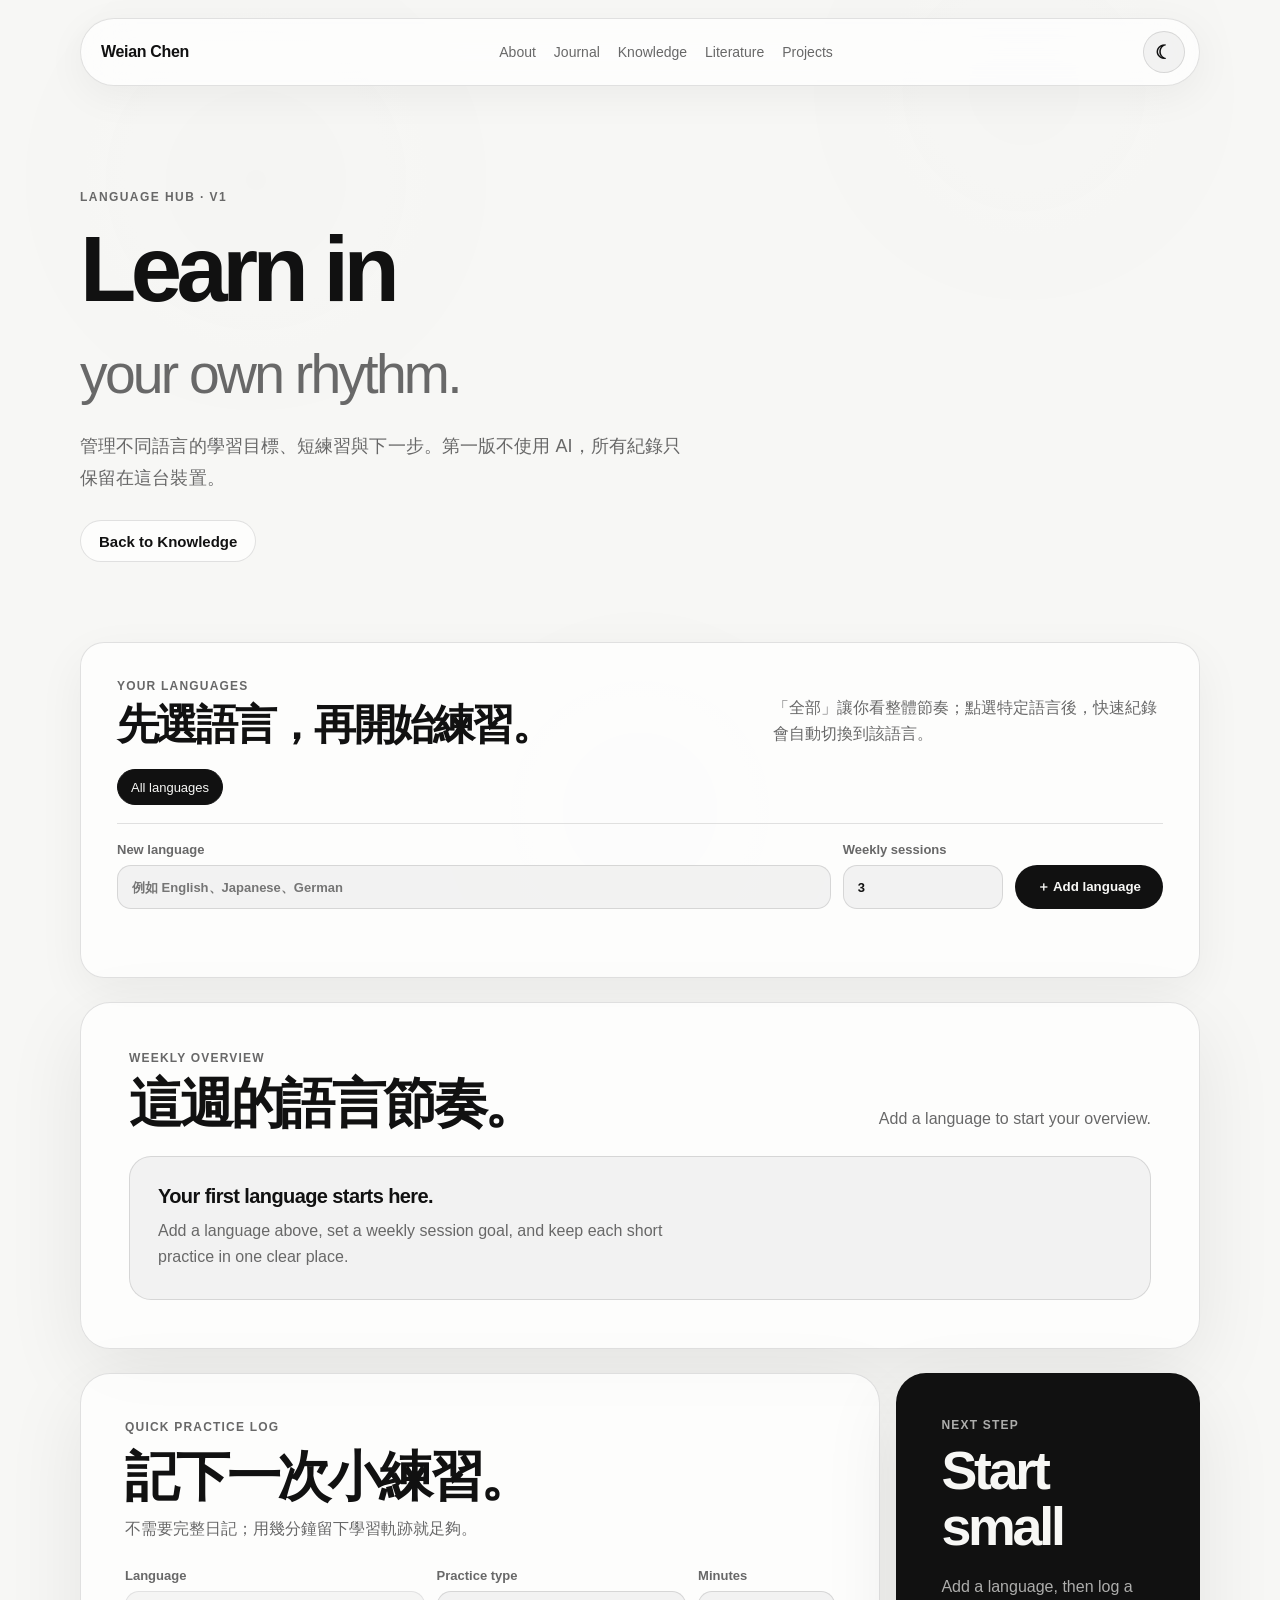
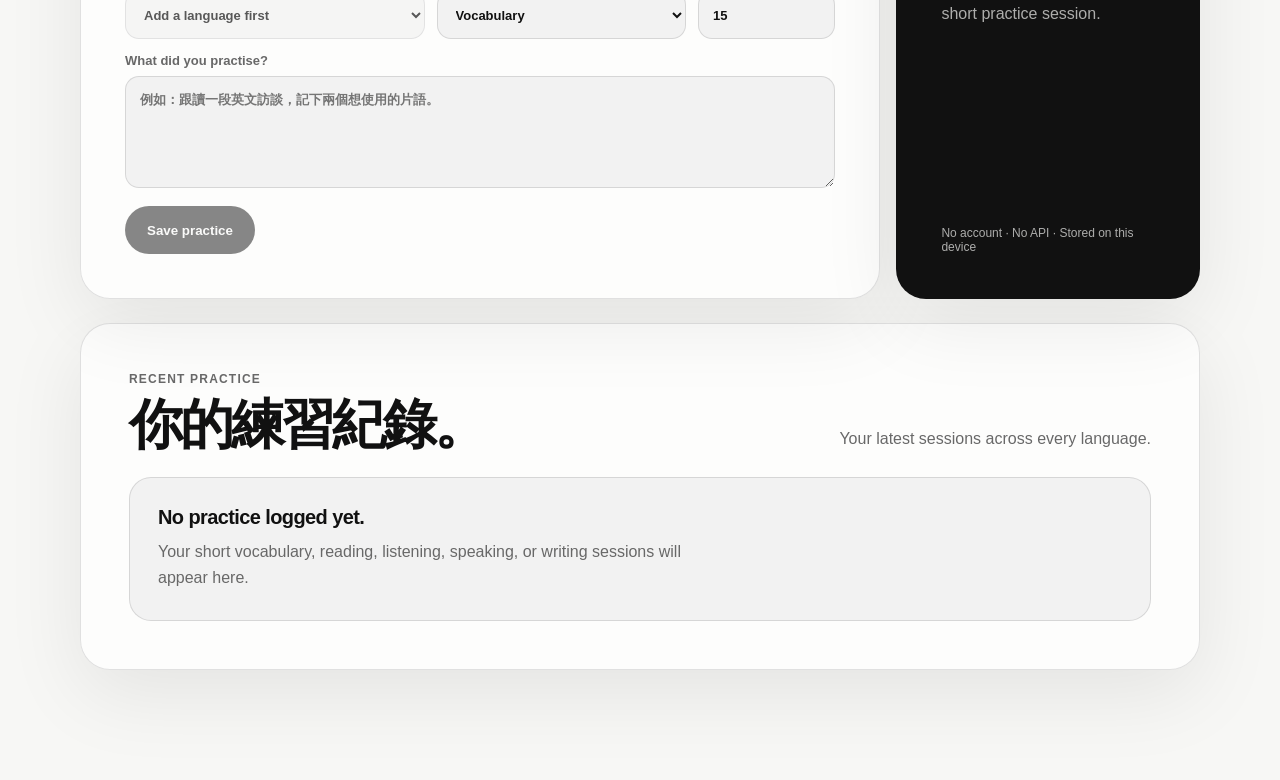
<file: language.html>
<!DOCTYPE html>
<html lang="zh-Hant">
<head>
  <meta charset="UTF-8" />
  <meta name="viewport" content="width=device-width, initial-scale=1.0" />
  <title>Language Hub｜Weian Chen</title>
  <meta name="description" content="用一個清楚的工作台管理多種語言的目標、練習與進度。" />
  <link rel="stylesheet" href="styles.css" />
  <link rel="stylesheet" href="language.css" />
</head>

<body>
  <div class="grain"></div>

  <header class="site-header">
    <a class="brand" href="index.html#home">Weian Chen</a>
    <nav class="nav">
      <a href="index.html#about">About</a>
      <a href="journal.html">Journal</a>
      <a href="index.html#knowledge">Knowledge</a>
      <a href="index.html#literature">Literature</a>
      <a href="index.html#projects">Projects</a>
    </nav>
    <button class="theme-toggle" id="themeToggle" aria-label="Toggle dark mode">☾</button>
  </header>

  <main class="language-hub" data-language-hub>
    <section class="language-hero">
      <p class="eyebrow">Language Hub · V1</p>
      <h1>Learn in<br /><span>your own rhythm.</span></h1>
      <p>
        管理不同語言的學習目標、短練習與下一步。第一版不使用 AI，所有紀錄只保留在這台裝置。
      </p>
      <a class="button ghost" href="index.html#knowledge">Back to Knowledge</a>
    </section>

    <section class="language-section language-control-panel" aria-labelledby="languageSelectorTitle">
      <div class="language-section-heading">
        <div>
          <p class="tiny">Your languages</p>
          <h2 id="languageSelectorTitle">先選語言，再開始練習。</h2>
        </div>
        <p>「全部」讓你看整體節奏；點選特定語言後，快速紀錄會自動切換到該語言。</p>
      </div>

      <div class="language-tabs" id="languageTabs" role="tablist" aria-label="Language filters"></div>

      <form class="language-add-form" id="languageAddForm">
        <label>
          <span>New language</span>
          <input id="newLanguageName" name="languageName" type="text" maxlength="40" placeholder="例如 English、Japanese、German" required />
        </label>
        <label>
          <span>Weekly sessions</span>
          <input id="newLanguageGoal" name="weeklyGoal" type="number" min="1" max="14" value="3" required />
        </label>
        <button class="button primary" type="submit">＋ Add language</button>
      </form>
      <p class="language-form-status" id="languageFormStatus" role="status" aria-live="polite"></p>
    </section>

    <section class="language-section" aria-labelledby="languageOverviewTitle">
      <div class="language-section-heading compact">
        <div>
          <p class="tiny">Weekly overview</p>
          <h2 id="languageOverviewTitle">這週的語言節奏。</h2>
        </div>
        <p id="languageOverviewDescription">Add a language to start your overview.</p>
      </div>
      <div class="language-overview-grid" id="languageOverview"></div>
    </section>

    <section class="language-section language-practice-grid" aria-labelledby="practiceTitle">
      <form class="language-practice-form" id="practiceForm">
        <div>
          <p class="tiny">Quick practice log</p>
          <h2 id="practiceTitle">記下一次小練習。</h2>
          <p>不需要完整日記；用幾分鐘留下學習軌跡就足夠。</p>
        </div>

        <div class="language-form-grid">
          <label>
            <span>Language</span>
            <select id="practiceLanguage" name="languageId" required></select>
          </label>
          <label>
            <span>Practice type</span>
            <select id="practiceType" name="type">
              <option value="Vocabulary">Vocabulary</option>
              <option value="Reading">Reading</option>
              <option value="Listening">Listening</option>
              <option value="Speaking">Speaking</option>
              <option value="Writing">Writing</option>
            </select>
          </label>
          <label>
            <span>Minutes</span>
            <input id="practiceMinutes" name="minutes" type="number" min="1" max="600" value="15" required />
          </label>
        </div>

        <label>
          <span>What did you practise?</span>
          <textarea id="practiceNote" name="note" rows="4" maxlength="280" placeholder="例如：跟讀一段英文訪談，記下兩個想使用的片語。"></textarea>
        </label>

        <button class="button primary" id="savePracticeButton" type="submit">Save practice</button>
      </form>

      <aside class="language-next-card" aria-labelledby="nextStepTitle">
        <p class="tiny">Next step</p>
        <h2 id="nextStepTitle">Start small</h2>
        <p id="languageNextDetail">Add a language, then log a short practice session.</p>
        <p class="language-device-note">No account · No API · Stored on this device</p>
      </aside>
    </section>

    <section class="language-section language-recent-section" aria-labelledby="recentPracticeTitle">
      <div class="language-section-heading compact">
        <div>
          <p class="tiny">Recent practice</p>
          <h2 id="recentPracticeTitle">你的練習紀錄。</h2>
        </div>
        <p id="recentPracticeDescription">The latest sessions for your selected language appear here.</p>
      </div>
      <div class="practice-list" id="practiceList"></div>
    </section>
  </main>

  <script type="module" src="language.js"></script>
</body>
</html>
</file>
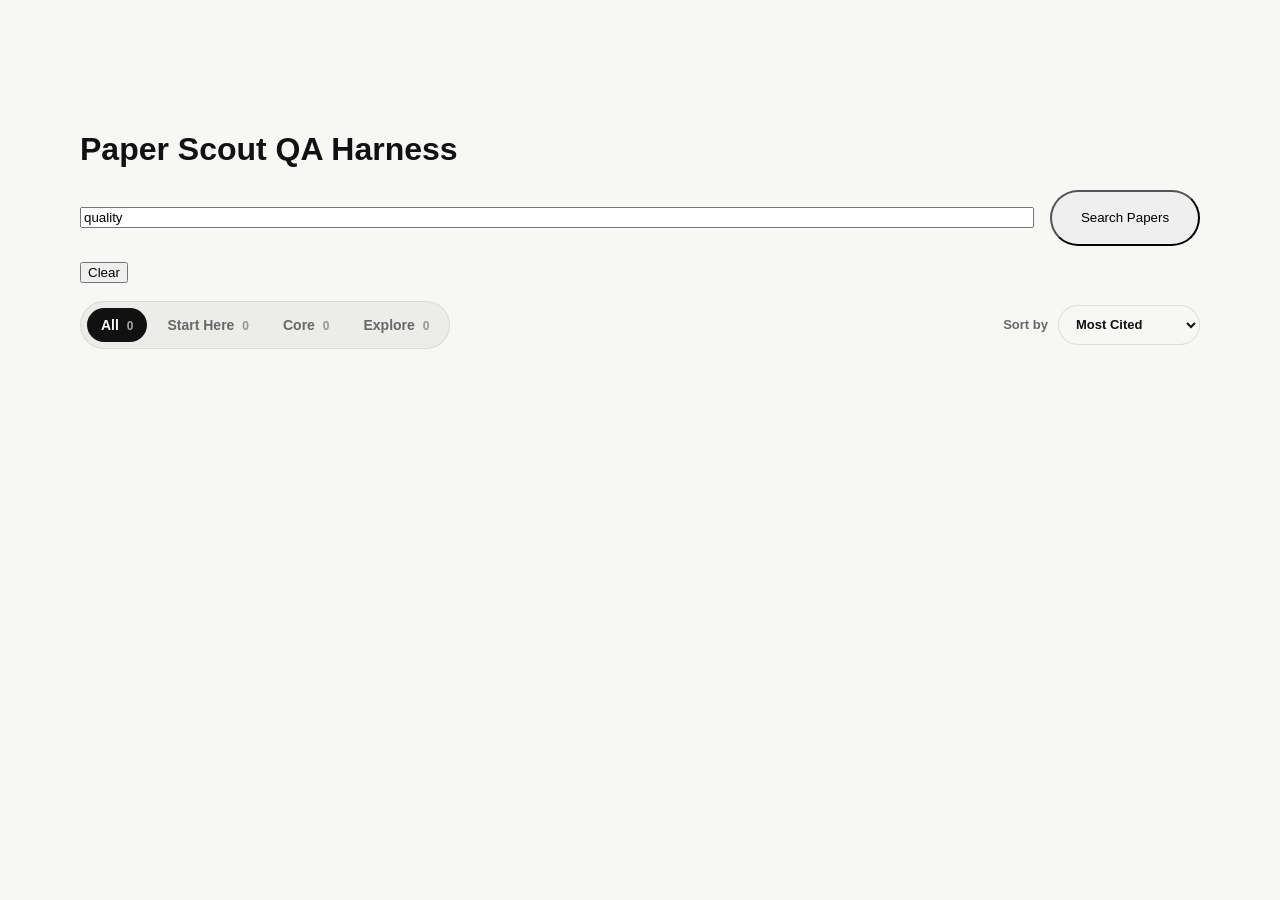
<file: tests/paper-scout-harness.html>
<!doctype html>
<html lang="en">
  <head>
    <meta charset="utf-8" />
    <meta name="viewport" content="width=device-width, initial-scale=1" />
    <title>Paper Scout QA Harness</title>
    <link rel="stylesheet" href="../styles.css" />
  </head>
  <body>
    <main class="section">
      <div class="section-inner">
        <h1>Paper Scout QA Harness</h1>

        <div class="paper-search-bar">
          <input id="paperQuery" type="text" value="quality" />
          <button id="paperSearchButton" type="button">Search Papers</button>
        </div>

        <button id="paperClearButton" type="button">Clear</button>

        <div class="paper-filter-row">
          <div class="reading-filter" id="readingFilter">
            <button type="button" class="active" data-reading-filter="all">
              All <span class="filter-count">0</span>
            </button>
            <button type="button" data-reading-filter="start">
              Start Here <span class="filter-count">0</span>
            </button>
            <button type="button" data-reading-filter="core">
              Core <span class="filter-count">0</span>
            </button>
            <button type="button" data-reading-filter="explore">
              Explore <span class="filter-count">0</span>
            </button>
          </div>

          <label class="paper-sort-control" for="paperSort">
            <span>Sort by</span>
            <select id="paperSort">
              <option value="citations-desc">Most Cited</option>
              <option value="citations-asc">Least Cited</option>
            </select>
          </label>
        </div>

        <div id="paperStatus" class="paper-status"></div>
        <div id="paperResults" class="paper-results"></div>
      </div>
    </main>

    <script>
      function createPaper(index, citations) {
        return {
          title: `QA Paper ${index}`,
          year: 2020 + (index % 6),
          venue: "QA Journal",
          doi: `10.1234/qa-${index}`,
          citedByCount: citations,
          authors: "QA Author",
          abstract: "Synthetic test record for Paper Scout.",
          url: `https://example.com/qa-${index}`,
          priority: "Core",
          stars: "★★",
          score: 70,
          reasons: ["Regression test"],
          concepts: ["QA"],
        };
      }

      const qualityPapers = [
        createPaper("doi-original", 10),
        {
          ...createPaper("doi-duplicate", 20),
          doi: "doi:10.1234/qa-doi-original?source=test",
        },
        {
          ...createPaper("title-original", 5),
          doi: "",
          title: "Shared Study",
          year: 2022,
        },
        {
          ...createPaper("title-duplicate", 15),
          doi: "",
          title: "<b>Shared Study</b>",
          year: 2022,
        },
        createPaper("unique-a", 40),
        createPaper("unique-b", 30),
        createPaper("unique-c", 25),
        createPaper("unique-d", 1),
      ];

      window.fetch = async (requestUrl) => {
        const query = new URL(requestUrl).searchParams.get("q");
        const papers =
          query === "limit"
            ? Array.from({ length: 60 }, (_, index) =>
                createPaper(index, index)
              )
            : qualityPapers;

        return new Response(JSON.stringify({ papers }), {
          status: 200,
          headers: { "Content-Type": "application/json" },
        });
      };
    </script>
    <script src="../script.js"></script>
  </body>
</html>
</file>
<file: styles.css>
:root {
  --bg: #f7f7f5;
  --surface: rgba(255, 255, 255, 0.72);
  --text: #111111;
  --muted: #686868;
  --line: rgba(17, 17, 17, 0.12);
  --soft: rgba(17, 17, 17, 0.045);
  --shadow: 0 24px 80px rgba(0, 0, 0, 0.08);
  --radius: 28px;
}

:root.dark {
  --bg: #050505;
  --surface: rgba(22, 22, 24, 0.72);
  --text: #f5f5f7;
  --muted: #a1a1a6;
  --line: rgba(255, 255, 255, 0.14);
  --soft: rgba(255, 255, 255, 0.06);
  --shadow: 0 24px 80px rgba(0, 0, 0, 0.42);
}

* {
  box-sizing: border-box;
}

html {
  scroll-behavior: smooth;
}

body {
  margin: 0;
  font-family: -apple-system, BlinkMacSystemFont, "SF Pro Display", "Inter", "Segoe UI", sans-serif;
  background: var(--bg);
  color: var(--text);
  transition: background 0.35s ease, color 0.35s ease;
}

a {
  color: inherit;
  text-decoration: none;
}

.grain {
  pointer-events: none;
  position: fixed;
  inset: 0;
  opacity: 0.28;
  background-image:
    radial-gradient(circle at 20% 20%, rgba(120, 120, 120, 0.06), transparent 24%),
    radial-gradient(circle at 80% 10%, rgba(120, 120, 120, 0.05), transparent 22%),
    radial-gradient(circle at 50% 90%, rgba(120, 120, 120, 0.06), transparent 25%);
  z-index: -1;
}

.site-header {
  position: fixed;
  top: 18px;
  left: 50%;
  transform: translateX(-50%);
  width: min(1120px, calc(100% - 32px));
  z-index: 10;
  display: flex;
  align-items: center;
  justify-content: space-between;
  gap: 16px;
  padding: 12px 14px 12px 20px;
  border: 1px solid var(--line);
  border-radius: 999px;
  backdrop-filter: blur(24px);
  -webkit-backdrop-filter: blur(24px);
  background: var(--surface);
  box-shadow: 0 10px 40px rgba(0, 0, 0, 0.05);
}

.brand {
  font-weight: 650;
  letter-spacing: -0.02em;
}

.nav {
  display: flex;
  align-items: center;
  gap: 18px;
  font-size: 14px;
  color: var(--muted);
}

.nav a {
  transition: color 0.2s ease;
}

.nav a:hover {
  color: var(--text);
}

.theme-toggle {
  width: 42px;
  height: 42px;
  border: 1px solid var(--line);
  border-radius: 999px;
  background: var(--soft);
  color: var(--text) !important;
  cursor: pointer;
  display: grid;
  place-items: center;
  font-size: 19px;
  font-weight: 600;
  line-height: 1;
  transition:
    opacity 0.18s ease,
    transform 0.18s ease,
    background-color 0.35s ease,
    color 0.35s ease,
    border-color 0.35s ease !important;
}

.theme-toggle:active {
  transform: scale(0.92);
}

.theme-toggle.icon-fade {
  opacity: 0;
  transform: scale(0.86);
}

.hero {
  min-height: 100vh;
  display: grid;
  place-items: center;
  text-align: center;
  padding: 140px 24px 80px;
  position: relative;
}

.eyebrow,
.section-label,
.date,
.tiny {
  color: var(--muted);
  text-transform: uppercase;
  letter-spacing: 0.12em;
  font-size: 12px;
  font-weight: 700;
}

.hero h1 {
  margin: 20px 0 18px;
  font-size: clamp(64px, 12vw, 168px);
  line-height: 0.88;
  letter-spacing: -0.075em;
  font-weight: 780;
}

.hero h1 span {
  color: var(--muted);
  font-size: 0.62em;
  letter-spacing: -0.06em;
}

.hero-subtitle {
  max-width: 720px;
  margin: 0 auto;
  color: var(--muted);
  font-size: clamp(34px, 6vw, 72px);
  line-height: 1.18;
  letter-spacing: -0.035em;
}

.hero-actions {
  margin-top: 38px;
  display: flex;
  justify-content: center;
  gap: 12px;
  flex-wrap: wrap;
}

.button {
  display: inline-flex;
  align-items: center;
  justify-content: center;
  min-height: 46px;
  padding: 0 22px;
  border-radius: 999px;
  font-weight: 650;
  border: 1px solid var(--line);
  transition: transform 0.2s ease, background 0.2s ease;
}

.button:hover,
.upload-button:hover {
  transform: translateY(-2px);
}

.button.primary {
  background: var(--text);
  color: var(--bg);
}

.button.ghost {
  background: var(--surface);
  color: var(--text);
}

.scroll-indicator {
  position: absolute;
  bottom: 28px;
  color: var(--muted);
  font-size: 13px;
}

.section {
  width: min(1120px, calc(100% - 32px));
  margin: 0 auto;
  padding: 110px 0;
}

.split {
  display: grid;
  grid-template-columns: 1fr 1fr;
  gap: 8px;
  align-items: center;
  margin-top: 26px;
}

h2 {
  margin: 0;
  font-size: clamp(38px, 7vw, 86px);
  line-height: 1.05;
  letter-spacing: -0.06em;
}

.copy {
  color: var(--muted);
  font-size: 20px;
  line-height: 1.8;
  max-width: 700px;
  padding-left: 0;
}

.copy p:first-child {
  margin-top: 0;
}

.section-heading {
  display: flex;
  justify-content: space-between;
  gap: 28px;
  align-items: end;
  margin-top: 16px;
  margin-bottom: 34px;
}

.section-heading p {
  max-width: 420px;
  color: var(--muted);
  font-size: 18px;
  line-height: 1.5;
  margin: 0;
}

.dashboard {
  display: grid;
  grid-template-columns: repeat(3, 1fr);
  gap: 18px;
  padding-top: 40px;
}

.metric-card,
.journal-card,
.topic-card,
.tool-card,
.literature-panel,
.empty-state {
  border: 1px solid var(--line);
  background: var(--surface);
  border-radius: var(--radius);
  box-shadow: var(--shadow);
}

.metric-card {
  padding: 28px;
  min-height: 220px;
}

.metric-number {
  display: block;
  font-size: 46px;
  letter-spacing: -0.06em;
  font-weight: 760;
  margin-bottom: 40px;
}

.metric-title {
  display: block;
  font-weight: 720;
  margin-bottom: 8px;
}

.metric-card p {
  color: var(--muted);
  line-height: 1.5;
  margin-bottom: 0;
}

.journal-grid,
.knowledge-grid,
.tool-grid {
  display: grid;
  grid-template-columns: repeat(3, 1fr);
  gap: 18px;
}

.knowledge-grid,
.tool-grid {
  grid-template-columns: repeat(4, 1fr);
}

.journal-card,
.topic-card,
.tool-card {
  padding: 28px;
  min-height: 270px;
  transition: transform 0.25s ease, border-color 0.25s ease;
}

.journal-card:hover,
.topic-card:hover,
.tool-card:hover {
  transform: translateY(-4px);
  border-color: rgba(120, 120, 120, 0.36);
}

.journal-card h3,
.topic-card h3,
.tool-card h3 {
  margin: 18px 0 12px;
  font-size: 25px;
  line-height: 1.08;
  letter-spacing: -0.045em;
}

.journal-card p,
.topic-card p,
.tool-card p {
  color: var(--muted);
  line-height: 1.55;
}

.journal-card.muted {
  opacity: 0.76;
}

.topic-card span,
.tool-card span {
  display: inline-block;
  padding: 7px 10px;
  border: 1px solid var(--line);
  border-radius: 999px;
  color: var(--muted);
  font-size: 12px;
  font-weight: 700;
}

.knowledge-link {
  display: block;
  color: inherit;
  text-decoration: none;
  cursor: pointer;
}

.card-link-text {
  display: inline-block;
  margin-top: 28px;
  color: var(--text);
  font-size: 14px;
  font-weight: 700;
  opacity: 0;
  transform: translateY(6px);
  transition: opacity 0.22s ease, transform 0.22s ease;
}

.knowledge-link:hover .card-link-text {
  opacity: 0.72;
  transform: translateY(0);
}

.literature-panel {
  padding: clamp(22px, 5vw, 44px);
  display: grid;
  gap: 22px;
}

.upload-box {
  border: 1px dashed var(--line);
  border-radius: 22px;
  padding: 24px;
  text-align: center;
  background: var(--soft);
}

.upload-button {
  min-height: 48px;
  padding: 0 24px;
  border: none;
  border-radius: 999px;
  background: var(--text);
  color: var(--bg);
  font-weight: 700;
  cursor: pointer;
  transition: transform 0.2s ease;
}

.upload-box p {
  margin-bottom: 0;
  color: var(--muted);
}

.text-area-wrap {
  display: grid;
  gap: 10px;
}

.text-area-wrap label {
  color: var(--muted);
  font-weight: 650;
}

textarea {
  width: 100%;
  min-height: 180px;
  resize: vertical;
  border: 1px solid var(--line);
  border-radius: 22px;
  background: var(--bg);
  color: var(--text);
  padding: 18px;
  font: inherit;
  line-height: 1.55;
}

.paper-search-panel {
  border: 1px solid var(--line);
  border-radius: 28px;
  padding: 32px;
  background: var(--surface);
  box-shadow: var(--shadow);
  margin-bottom: 70px;
}

.paper-search-header {
  display: flex;
  justify-content: space-between;
  gap: 24px;
  align-items: flex-start;
  margin-bottom: 24px;
}

.paper-search-header h3 {
  margin: 4px 0 0;
  font-size: 32px;
  letter-spacing: -0.04em;
}

.paper-search-note {
  max-width: 420px;
  color: var(--muted);
  line-height: 1.6;
  margin: 0;
}

.paper-search-bar {
  display: grid !important;
  grid-template-columns: minmax(0, 1fr) auto;
  gap: 16px;
  align-items: center;
  width: 100%;
  margin-bottom: 16px;
}

.paper-input-wrap {
  position: relative;
  width: 100%;
  min-width: 0;
}

.paper-input-wrap input {
  width: 100%;
  box-sizing: border-box;
  padding: 16px 56px 16px 20px;
  border: 1px solid var(--line);
  border-radius: 999px;
  font-size: 16px;
  background: var(--soft);
  color: var(--text);
  outline: none;
  transition: border-color 0.22s ease, box-shadow 0.22s ease, background 0.22s ease, transform 0.18s ease;
}

.paper-input-wrap input:focus {
  border-color: rgba(0, 0, 0, 0.28);
  box-shadow:
    0 0 0 4px rgba(0, 0, 0, 0.06),
    0 14px 36px rgba(0, 0, 0, 0.08);
  transform: translateY(-1px);
}

:root.dark .paper-input-wrap input:focus {
  border-color: rgba(255, 255, 255, 0.32);
  box-shadow:
    0 0 0 4px rgba(255, 255, 255, 0.08),
    0 14px 36px rgba(0, 0, 0, 0.32);
}

.paper-clear-button {
  position: absolute;
  top: 50%;
  right: 18px;
  transform: translateY(-50%);
  border: none;
  background: transparent;
  color: var(--text);
  font-size: 22px;
  font-weight: 300;
  line-height: 1;
  cursor: pointer;
  opacity: 0;
  pointer-events: none;
  z-index: 3;
  transition: opacity 0.18s ease;
}

.paper-clear-button.show {
  opacity: 1;
  pointer-events: auto;
}

.paper-clear-button:hover {
  opacity: 0.6;
}

#paperSearchButton {
  flex: none !important;
  width: 150px;
  min-width: 150px;
  height: 56px;
  white-space: nowrap;
  border-radius: 999px;
  display: inline-flex;
  align-items: center;
  justify-content: center;
  position: relative;
  z-index: 2;
  overflow: hidden;
  transition: transform 0.18s ease, opacity 0.18s ease, background 0.25s ease, color 0.25s ease;
}

#paperSearchButton:active {
  transform: scale(0.96);
}

#paperSearchButton.is-searching {
  cursor: wait;
  opacity: 0.78;
}

#paperSearchButton:disabled {
  pointer-events: none;
}

.paper-search-bar:focus-within #paperSearchButton {
  transform: translateY(-1px);
  box-shadow: 0 16px 34px rgba(0, 0, 0, 0.16);
}

.topic-chips {
  display: flex;
  flex-wrap: wrap;
  gap: 10px;
  margin-bottom: 20px;
}

.topic-chips button {
  border: 1px solid var(--line);
  background: var(--soft);
  color: var(--muted);
  border-radius: 999px;
  padding: 9px 14px;
  cursor: pointer;
  font-weight: 650;
  position: relative;
  overflow: hidden;
  transition: transform 0.18s ease, background 0.22s ease, color 0.22s ease, border-color 0.22s ease, box-shadow 0.22s ease;
}

.topic-chips button:hover {
  transform: translateY(-2px);
  color: var(--text);
  border-color: rgba(120, 120, 120, 0.28);
  box-shadow: 0 12px 28px rgba(0, 0, 0, 0.08);
}

.topic-chips button:active {
  transform: scale(0.96);
}

.paper-filter-row {
  display: flex;
  align-items: center;
  justify-content: space-between;
  gap: 16px;
  margin: 18px 0 4px;
}

.reading-filter {
  display: inline-flex;
  align-items: center;
  gap: 6px;
  margin: 0;
  padding: 6px;
  border-radius: 999px;
  background: rgba(120, 120, 120, 0.08);
  border: 1px solid rgba(120, 120, 120, 0.16);
}

.paper-filter-row .reading-filter {
  margin: 0;
}

.reading-filter button {
  border: none;
  border-radius: 999px;
  padding: 9px 14px;
  background: transparent;
  color: var(--muted);
  font-size: 14px;
  font-weight: 700;
  cursor: pointer;
  transition: background 0.22s ease, color 0.22s ease, transform 0.18s ease;
}

.reading-filter button:hover {
  color: var(--text);
}

.reading-filter button.active {
  background: var(--text);
  color: var(--bg);
}

.reading-filter button:active {
  transform: scale(0.96);
}

.filter-count {
  margin-left: 4px;
  opacity: 0.65;
  font-size: 12px;
}

.paper-sort-control {
  display: inline-flex;
  align-items: center;
  gap: 10px;
  flex: 0 0 auto;
  color: var(--muted);
  font-size: 13px;
  font-weight: 700;
}

.paper-sort-control select {
  min-height: 40px;
  padding: 0 36px 0 13px;
  border: 1px solid rgba(120, 120, 120, 0.2);
  border-radius: 999px;
  background: var(--bg);
  color: var(--text);
  font: inherit;
  cursor: pointer;
}

.paper-sort-control select:disabled {
  cursor: not-allowed;
  opacity: 0.48;
}

.paper-sort-control select:focus-visible {
  outline: 2px solid var(--text);
  outline-offset: 2px;
}

.paper-status {
  color: var(--muted);
  font-size: 15px;
  margin: 12px 0 20px;
}

.paper-status[data-state="loading"] {
  color: var(--text);
}

.paper-status[data-state="success"] {
  color: var(--muted);
}

.paper-status[data-state="error"] {
  color: #9f2d24;
}

:root.dark .paper-status[data-state="error"] {
  color: #ff9b91;
}

.paper-results {
  display: grid;
  gap: 18px;
}

.paper-card {
  border: 1px solid var(--line);
  border-radius: 24px;
  padding: 24px;
  background: var(--soft);
  animation: paper-card-in 0.42s ease both;
  transition: transform 0.22s ease, box-shadow 0.22s ease, border-color 0.22s ease, background 0.22s ease;
}

.paper-card:not(.skeleton-card):hover {
  transform: translateY(-4px);
  box-shadow:
    0 24px 70px rgba(0, 0, 0, 0.1),
    inset 0 1px 0 rgba(255, 255, 255, 0.5);
  border-color: rgba(0, 0, 0, 0.16);
}

.paper-card-top {
  display: flex;
  justify-content: space-between;
  gap: 24px;
  align-items: flex-start;
}

.paper-priority {
  margin: 0 0 8px;
  color: var(--muted);
  font-weight: 750;
  font-size: 14px;
}

.paper-card h3 {
  margin: 0;
  font-size: 24px;
  line-height: 1.25;
  letter-spacing: -0.03em;
}

.paper-score {
  position: relative;
  overflow: hidden;
  width: 76px;
  min-width: 84px;
  height: 76px;
  padding: 0;
  border-radius: 20px;
  background: var(--text);
  color: var(--bg);
  display: flex !important;
  flex-direction: column;
  align-items: center !important;
  justify-content: center !important;
  text-align: center;
  gap: 6px;
  transition: transform 0.22s ease, box-shadow 0.22s ease;
  box-shadow: 0 14px 34px rgba(0, 0, 0, 0.14);
}

.paper-score::after {
  content: "";
  position: absolute;
  inset: 1px;
  border-radius: inherit;
  background: linear-gradient(135deg, rgba(255, 255, 255, 0.22), transparent 48%);
  pointer-events: none;
}

.paper-card:hover .paper-score {
  transform: scale(1.04);
  box-shadow: 0 18px 42px rgba(0, 0, 0, 0.2);
}

.paper-score span,
.paper-score small {
  position: relative;
  z-index: 1;
}

.paper-score span {
  display: block;
  line-height: 1;
  margin: 0;
  font-size: 30px;
  font-weight: 800;
}

.paper-score small {
  display: block;
  margin: 0;
  width: 100%;
  max-width: none;
  text-align: center;
  line-height: 1.1;
  font-size: 13px;
  font-weight: 500;
  opacity: 0.75;
}

.paper-meta,
.paper-authors,
.paper-abstract {
  color: var(--muted);
  line-height: 1.65;
}

.paper-meta {
  margin-top: 16px;
  font-weight: 700;
}

.paper-tags {
  display: flex;
  flex-wrap: wrap;
  gap: 8px;
  margin: 14px 0;
}

.paper-tags span {
  border: 1px solid var(--line);
  border-radius: 999px;
  padding: 6px 10px;
  color: var(--muted);
  font-size: 13px;
}

.paper-reasons {
  margin-top: 14px;
  color: var(--muted);
}

.paper-reasons strong {
  color: var(--text);
}

.paper-reasons ul {
  margin: 8px 0 0;
  padding-left: 20px;
}

.paper-actions {
  display: flex;
  gap: 10px;
  margin-top: 18px;
}

.paper-actions button {
  border: 1px solid var(--line);
  background: var(--text);
  color: var(--bg);
  border-radius: 999px;
  padding: 10px 16px;
  font-weight: 750;
  cursor: pointer;
  position: relative;
  overflow: hidden;
  transition: transform 0.18s ease, background 0.22s ease, color 0.22s ease, border-color 0.22s ease, box-shadow 0.22s ease;
}

.paper-actions button:last-child {
  background: transparent;
  color: var(--text);
}

.paper-actions button:hover {
  transform: translateY(-2px);
  box-shadow: 0 10px 24px rgba(0, 0, 0, 0.1);
}

.paper-actions button:active {
  transform: scale(0.96);
}

.paper-empty {
  padding: 24px;
  border: 1px dashed var(--line);
  border-radius: 20px;
  color: var(--muted);
}

.paper-empty-error {
  display: grid;
  gap: 8px;
  border-style: solid;
  border-color: rgba(159, 45, 36, 0.24);
  background: rgba(159, 45, 36, 0.045);
}

.paper-empty-error strong {
  color: var(--text);
}

.paper-empty-error span {
  line-height: 1.65;
}

:root.dark .paper-empty-error {
  border-color: rgba(255, 155, 145, 0.26);
  background: rgba(255, 155, 145, 0.07);
}

.paper-pagination {
  display: flex;
  justify-content: center;
  align-items: center;
  gap: 14px;
  margin-top: 24px;
}

.paper-pagination button {
  border: 1px solid var(--line);
  background: var(--text);
  color: var(--bg);
  border-radius: 999px;
  padding: 10px 16px;
  font-weight: 750;
  cursor: pointer;
  transition: opacity 0.2s ease, transform 0.2s ease, background-color 0.2s ease, color 0.2s ease;
}

.paper-pagination button:hover:not(:disabled) {
  transform: translateY(-2px);
}

.paper-pagination button:disabled {
  opacity: 0.35;
  cursor: not-allowed;
}

.paper-pagination span {
  color: var(--muted);
  font-size: 14px;
  font-weight: 650;
}

.literature-analysis-title {
  margin-top: 40px;
}

.summary-output {
  height: clamp(590px, 68vh, 680px);
  max-height: clamp(590px, 68vh, 680px);
  min-height: 590px;
  display: flex;
  flex-direction: column;
  overflow: hidden;
  border: 1px solid var(--line);
  border-radius: 26px;
  background:
    linear-gradient(180deg, rgba(255, 255, 255, 0.46), rgba(255, 255, 255, 0.12)),
    var(--soft);
  box-sizing: border-box;
  transition: border-color 0.25s ease, box-shadow 0.25s ease, background 0.25s ease;
}

.summary-output:hover {
  border-color: rgba(120, 120, 120, 0.22);
  box-shadow:
    0 18px 48px rgba(0, 0, 0, 0.08),
    inset 0 1px 0 rgba(255, 255, 255, 0.45);
}

.summary-output .output-title {
  flex: 0 0 auto;
  margin: 0;
  padding: 20px 30px 14px;
  font-weight: 760;
  color: var(--text);
  border-bottom: 1px solid var(--line);
  background: rgba(255, 255, 255, 0.18);
}

.summary-output .ai-thinking,
.summary-output .ai-summary,
.summary-output .error-detail {
  flex: 1 1 auto;
  min-height: 0;
  overflow-y: auto;
  overflow-x: hidden;
  padding: 18px 30px 92px;
  box-sizing: border-box;
  -webkit-overflow-scrolling: touch;
  overscroll-behavior: auto;
  touch-action: pan-y;
  scrollbar-gutter: stable;
}

.ai-thinking {
  display: flex;
  align-items: center;
  gap: 14px;
  border-radius: 22px;
  background: rgba(120, 120, 120, 0.08);
  border: 1px solid rgba(120, 120, 120, 0.14);
}

.thinking-dot {
  width: 10px;
  height: 10px;
  border-radius: 999px;
  background: var(--text);
  opacity: 0.45;
  animation: thinking-pulse 1.2s ease-in-out infinite;
  flex: 0 0 auto;
}

.thinking-label {
  margin: 0 0 4px;
  color: var(--text);
  font-size: 14px;
  font-weight: 700;
  letter-spacing: -0.02em;
}

.thinking-text {
  margin: 0;
  min-height: 24px;
  color: var(--muted);
  font-size: 16px;
  line-height: 1.5;
  opacity: 0;
  transform: translateY(6px);
  transition: opacity 0.42s ease, transform 0.42s ease;
}

.thinking-text.show {
  opacity: 1;
  transform: translateY(0);
}

.summary-output .ai-summary {
  color: var(--muted);
  font-size: 17px;
  line-height: 1.86;
  white-space: normal;
  word-break: break-word;
  font-weight: 400;
}

.summary-output .ai-summary h2 {
  color: var(--text);
  font-size: 26px;
  line-height: 1.22;
  margin: 10px 0 14px;
  letter-spacing: -0.035em;
  font-weight: 820;
}

.summary-output .ai-summary h2:not(:first-child) {
  margin-top: 36px;
}

.summary-output .ai-summary h3 {
  color: var(--text);
  font-size: 21px;
  line-height: 1.35;
  margin: 30px 0 12px;
  letter-spacing: -0.025em;
  font-weight: 800;
}

.summary-output .ai-summary p,
.summary-output .ai-summary .summary-point,
.summary-output .ai-summary li {
  color: var(--muted);
  font-size: 17px;
  line-height: 1.86;
  font-weight: 400;
}

.summary-output .ai-summary p,
.summary-output .ai-summary .summary-point {
  margin: 0 0 22px;
}

.summary-output .ai-summary li {
  margin: 8px 0 8px 22px;
}

.summary-output .ai-summary strong {
  color: var(--text);
  font-weight: 700;
}

.summary-output .ai-summary .summary-point span {
  color: var(--muted);
  font-weight: 650;
  margin-right: 6px;
}

.summary-output .ai-summary > *:last-child {
  margin-bottom: 96px !important;
}

.error-detail {
  white-space: pre-wrap;
  word-break: break-word;
  color: var(--muted);
  font: inherit;
  line-height: 1.7;
  margin: 0;
}

.ai-summary.summary-pop {
  animation: summary-pop-in 0.48s cubic-bezier(0.22, 1, 0.36, 1) both;
  transform-origin: top center;
}

.skeleton-card {
  pointer-events: none;
  overflow: hidden;
  animation: none;
}

.skeleton-top {
  display: flex;
  justify-content: space-between;
  gap: 24px;
  align-items: flex-start;
}

.skeleton-content {
  flex: 1;
}

.skeleton-line,
.skeleton-score,
.skeleton-tags span {
  position: relative;
  overflow: hidden;
  background: rgba(120, 120, 120, 0.14);
  border-radius: 999px;
}

.skeleton-line {
  height: 14px;
  width: 100%;
  margin-bottom: 14px;
}

.skeleton-small {
  width: 34%;
  height: 12px;
  margin-bottom: 18px;
}

.skeleton-title {
  width: 82%;
  height: 24px;
  margin-bottom: 12px;
}

.skeleton-title.short {
  width: 58%;
}

.skeleton-meta {
  width: 48%;
  margin-top: 22px;
}

.skeleton-author {
  width: 64%;
}

.skeleton-line.short {
  width: 72%;
}

.skeleton-score {
  width: 72px;
  height: 72px;
  border-radius: 20px;
  flex: 0 0 auto;
}

.skeleton-tags {
  display: flex;
  gap: 8px;
  margin-top: 18px;
}

.skeleton-tags span {
  width: 86px;
  height: 28px;
}

.skeleton-line::after,
.skeleton-score::after,
.skeleton-tags span::after {
  content: "";
  position: absolute;
  inset: 0;
  transform: translateX(-100%);
  background: linear-gradient(90deg, transparent, rgba(255, 255, 255, 0.35), transparent);
  animation: skeleton-shimmer 1.35s infinite;
}

.paper-results .paper-card:not(.skeleton-card) {
  opacity: 0;
  animation: paper-card-stagger-in 0.52s cubic-bezier(0.22, 1, 0.36, 1) forwards;
}

.paper-results .paper-card:not(.skeleton-card):nth-of-type(1) {
  animation-delay: 0.04s;
}

.paper-results .paper-card:not(.skeleton-card):nth-of-type(2) {
  animation-delay: 0.11s;
}

.paper-results .paper-card:not(.skeleton-card):nth-of-type(3) {
  animation-delay: 0.18s;
}

.paper-results .paper-card:not(.skeleton-card):nth-of-type(4) {
  animation-delay: 0.25s;
}

.paper-results .paper-card:not(.skeleton-card):nth-of-type(5) {
  animation-delay: 0.32s;
}

.summary-output .ai-thinking::-webkit-scrollbar,
.summary-output .ai-summary::-webkit-scrollbar,
.summary-output .error-detail::-webkit-scrollbar {
  width: 14px;
}

.summary-output .ai-thinking::-webkit-scrollbar-track,
.summary-output .ai-summary::-webkit-scrollbar-track,
.summary-output .error-detail::-webkit-scrollbar-track {
  background: rgba(120, 120, 120, 0.16);
  border-radius: 999px;
}

.summary-output .ai-thinking::-webkit-scrollbar-thumb,
.summary-output .ai-summary::-webkit-scrollbar-thumb,
.summary-output .error-detail::-webkit-scrollbar-thumb {
  background: rgba(74, 74, 74, 0.78);
  border-radius: 999px;
  border: 3px solid transparent;
  background-clip: padding-box;
}

.summary-output .ai-thinking::-webkit-scrollbar-thumb:hover,
.summary-output .ai-summary::-webkit-scrollbar-thumb:hover,
.summary-output .error-detail::-webkit-scrollbar-thumb:hover {
  background: rgba(32, 32, 32, 0.88);
  background-clip: padding-box;
}

.summary-output .ai-thinking,
.summary-output .ai-summary,
.summary-output .error-detail {
  scrollbar-width: thin;
  scrollbar-color: rgba(74, 74, 74, 0.78) rgba(120, 120, 120, 0.16);
}

.empty-state {
  padding: clamp(36px, 8vw, 92px);
  text-align: center;
}

.empty-state h2 {
  max-width: 820px;
  margin: 8px auto 22px;
}

.empty-state p:last-child {
  max-width: 620px;
  margin: 0 auto;
  color: var(--muted);
  font-size: 18px;
  line-height: 1.6;
}

.resource-row {
  display: grid;
  grid-template-columns: repeat(4, 1fr);
  gap: 14px;
}

.resource-row a {
  border: 1px solid var(--line);
  border-radius: 20px;
  padding: 22px;
  background: var(--surface);
  color: var(--text);
  font-weight: 700;
  text-align: center;
  transition: transform 0.2s ease;
}

.resource-row a:hover {
  transform: translateY(-3px);
}

.contact-section {
  text-align: center;
}

.contact-section h2 {
  margin: 12px 0 18px;
}

.contact-section p:last-child {
  color: var(--muted);
  font-size: 18px;
}

.footer {
  width: min(1120px, calc(100% - 32px));
  margin: 0 auto;
  padding: 42px 0 60px;
  color: var(--muted);
  border-top: 1px solid var(--line);
}

html.theme-changing *,
html.theme-changing *::before,
html.theme-changing *::after {
  transition:
    background 0.6s cubic-bezier(0.22, 1, 0.36, 1),
    background-color 0.6s cubic-bezier(0.22, 1, 0.36, 1),
    color 0.6s cubic-bezier(0.22, 1, 0.36, 1),
    border-color 0.6s cubic-bezier(0.22, 1, 0.36, 1),
    box-shadow 0.6s cubic-bezier(0.22, 1, 0.36, 1),
    opacity 0.6s cubic-bezier(0.22, 1, 0.36, 1),
    transform 0.6s cubic-bezier(0.22, 1, 0.36, 1) !important;
}

html.theme-changing .theme-toggle {
  transform: none !important;
}

@keyframes paper-card-in {
  from {
    opacity: 0;
    transform: translateY(10px);
  }

  to {
    opacity: 1;
    transform: translateY(0);
  }
}

@keyframes paper-card-stagger-in {
  from {
    opacity: 0;
    transform: translateY(18px) scale(0.985);
    filter: blur(4px);
  }

  to {
    opacity: 1;
    transform: translateY(0) scale(1);
    filter: blur(0);
  }
}

@keyframes skeleton-shimmer {
  100% {
    transform: translateX(100%);
  }
}

@keyframes thinking-pulse {
  0% {
    transform: scale(0.85);
    opacity: 0.35;
  }

  50% {
    transform: scale(1);
    opacity: 0.75;
  }

  100% {
    transform: scale(0.85);
    opacity: 0.35;
  }
}

@keyframes summary-pop-in {
  0% {
    opacity: 0;
    transform: translateY(18px) scale(0.985);
    filter: blur(5px);
  }

  65% {
    opacity: 1;
    transform: translateY(-2px) scale(1.006);
    filter: blur(0);
  }

  100% {
    opacity: 1;
    transform: translateY(0) scale(1);
    filter: blur(0);
  }
}

:root.dark .paper-card:not(.skeleton-card):hover {
  box-shadow:
    0 24px 70px rgba(0, 0, 0, 0.35),
    inset 0 1px 0 rgba(255, 255, 255, 0.08);
  border-color: rgba(255, 255, 255, 0.18);
}

:root.dark .topic-chips button:hover,
:root.dark .paper-actions button:hover {
  box-shadow: 0 12px 28px rgba(0, 0, 0, 0.28);
}

:root.dark .summary-output:hover {
  border-color: rgba(255, 255, 255, 0.16);
  box-shadow:
    0 18px 48px rgba(0, 0, 0, 0.32),
    inset 0 1px 0 rgba(255, 255, 255, 0.08);
}

:root.dark .skeleton-line::after,
:root.dark .skeleton-score::after,
:root.dark .skeleton-tags span::after {
  background: linear-gradient(90deg, transparent, rgba(255, 255, 255, 0.12), transparent);
}

:root.dark .summary-output .ai-thinking::-webkit-scrollbar-track,
:root.dark .summary-output .ai-summary::-webkit-scrollbar-track,
:root.dark .summary-output .error-detail::-webkit-scrollbar-track {
  background: rgba(255, 255, 255, 0.08);
}

:root.dark .summary-output .ai-thinking::-webkit-scrollbar-thumb,
:root.dark .summary-output .ai-summary::-webkit-scrollbar-thumb,
:root.dark .summary-output .error-detail::-webkit-scrollbar-thumb {
  background: rgba(255, 255, 255, 0.38);
}

@media (max-width: 880px) {
  .site-header {
    top: 10px;
    border-radius: 24px;
    align-items: flex-start;
  }

  .nav {
    display: none;
  }

  .hero {
    padding-top: 120px;
  }

  .split,
  .dashboard,
  .journal-grid,
  .knowledge-grid,
  .tool-grid,
  .resource-row,
  .section-heading {
    grid-template-columns: 1fr;
    display: grid;
  }

  .section {
    padding: 80px 0;
  }

  .hero h1 {
    font-size: clamp(64px, 18vw, 108px);
  }

  h2 {
    font-size: clamp(42px, 12vw, 70px);
  }

  .copy {
    font-size: 18px;
  }
}

@media (max-width: 760px) {
  .paper-filter-row {
    align-items: stretch;
    flex-direction: column;
    gap: 10px;
  }

  .paper-search-header,
  .paper-card-top {
    flex-direction: column;
  }

  .paper-search-bar {
    grid-template-columns: 1fr !important;
  }

  #paperSearchButton {
    width: 100%;
    min-width: 0;
  }

  .reading-filter {
    width: 100%;
    overflow-x: auto;
  }

  .reading-filter button {
    white-space: nowrap;
  }

  .paper-sort-control {
    justify-content: space-between;
  }

  .paper-sort-control select {
    min-width: 150px;
  }

  .paper-pagination {
    width: 100%;
    gap: 10px;
  }

  .paper-pagination button {
    flex: 1 1 0;
    padding-inline: 12px;
  }

  .paper-score {
    width: 72px;
    min-width: 72px;
  }

  .summary-output {
    height: 560px;
    min-height: 560px;
    max-height: 560px;
  }
}

@media (prefers-reduced-motion: reduce) {
  html.theme-changing,
  html.theme-changing *,
  .theme-toggle,
  .paper-card:not(.skeleton-card),
  .ai-summary.summary-pop {
    transition: none !important;
    animation: none !important;
    opacity: 1;
    filter: none;
  }
}

/* ===== Premium polish overrides ===== */
.paper-search-panel,
.literature-panel,
.summary-output {
  backdrop-filter: blur(20px);
  -webkit-backdrop-filter: blur(20px);
}

.paper-card {
  background:
    linear-gradient(180deg, rgba(255, 255, 255, 0.34), rgba(255, 255, 255, 0.08)),
    var(--soft);
}

.summary-output .ai-summary::after,
.summary-output .error-detail::after {
  content: "";
  display: block;
  height: 72px;
}

:root.dark .summary-output {
  background:
    linear-gradient(180deg, rgba(255, 255, 255, 0.055), rgba(255, 255, 255, 0.02)),
    var(--soft);
}

:root.dark .summary-output .output-title {
  background: rgba(255, 255, 255, 0.035);
}

:root.dark .paper-card {
  background:
    linear-gradient(180deg, rgba(255, 255, 255, 0.045), rgba(255, 255, 255, 0.015)),
    var(--soft);
}

@media (max-width: 760px) {
  .summary-output {
    height: 620px;
    min-height: 620px;
    max-height: 620px;
  }

  .summary-output .output-title {
    padding: 18px 22px 12px;
  }

  .summary-output .ai-thinking,
  .summary-output .ai-summary,
  .summary-output .error-detail {
    padding: 16px 22px 90px;
  }
}

/* Journal Workspace */
.journal-workspace {
  width: min(1120px, calc(100% - 32px));
  margin: 0 auto;
  padding: 140px 0 90px;
}

.journal-hero {
  padding: 90px 0 70px;
}

.journal-hero h1 {
  margin: 18px 0;
  font-size: clamp(52px, 9vw, 112px);
  line-height: 0.95;
  letter-spacing: -0.07em;
}

.journal-hero h1 span {
  color: var(--muted);
  font-size: 0.42em;
  letter-spacing: -0.04em;
}

.journal-hero p:last-of-type {
  max-width: 680px;
  color: var(--muted);
  font-size: 19px;
  line-height: 1.65;
}

.journal-actions {
  display: flex;
  gap: 12px;
  flex-wrap: wrap;
  margin-top: 30px;
}

.journal-shell {
  display: grid;
  grid-template-columns: 240px 1fr;
  gap: 20px;
  align-items: start;
}

.journal-sidebar,
.journal-main,
.journal-editor-preview {
  border: 1px solid var(--line);
  border-radius: var(--radius);
  background: var(--surface);
  box-shadow: var(--shadow);
}

.journal-sidebar {
  position: sticky;
  top: 110px;
  padding: 22px;
  display: grid;
  gap: 10px;
}

.journal-filter {
  border: 1px solid var(--line);
  border-radius: 999px;
  padding: 11px 14px;
  background: transparent;
  color: var(--muted);
  font-weight: 700;
  text-align: left;
  cursor: pointer;
}

.journal-filter.active {
  background: var(--text);
  color: var(--bg);
}

.journal-main {
  padding: 28px;
}

.journal-toolbar {
  display: flex;
  justify-content: space-between;
  gap: 18px;
  align-items: center;
  margin-bottom: 24px;
}

.journal-toolbar h2 {
  font-size: clamp(36px, 5vw, 64px);
}

.journal-search {
  width: min(320px, 100%);
  border: 1px solid var(--line);
  border-radius: 999px;
  padding: 14px 18px;
  background: var(--soft);
  color: var(--text);
  font: inherit;
}

.journal-entry-list {
  display: grid;
  gap: 16px;
}

.journal-entry {
  display: flex;
  justify-content: space-between;
  gap: 24px;
  padding: 24px;
  border: 1px solid var(--line);
  border-radius: 24px;
  background: var(--soft);
  transition:
    transform 0.22s ease,
    border-color 0.22s ease,
    box-shadow 0.22s ease;
}

.journal-entry:hover {
  transform: translateY(-3px);
  border-color: rgba(120, 120, 120, 0.3);
  box-shadow: 0 18px 42px rgba(0, 0, 0, 0.08);
}

.journal-date {
  margin: 0 0 8px;
  color: var(--muted);
  font-size: 13px;
  font-weight: 750;
}

.journal-entry h3 {
  margin: 0 0 10px;
  font-size: 25px;
  line-height: 1.15;
  letter-spacing: -0.04em;
}

.journal-entry p {
  color: var(--muted);
  line-height: 1.6;
}

.journal-tags {
  display: flex;
  gap: 8px;
  flex-wrap: wrap;
  margin-top: 14px;
}

.journal-tags span,
.status {
  border: 1px solid var(--line);
  border-radius: 999px;
  padding: 6px 10px;
  color: var(--muted);
  font-size: 12px;
  font-weight: 700;
}

.journal-meta {
  min-width: 90px;
  display: flex;
  flex-direction: column;
  align-items: flex-end;
  gap: 8px;
  color: var(--muted);
  font-size: 13px;
  font-weight: 700;
}

.status.public {
  color: var(--text);
}

.status.private {
  opacity: 0.65;
}

.journal-editor-preview {
  margin-top: 24px;
  padding: 32px;
}

.journal-editor-preview h2 {
  font-size: clamp(36px, 5vw, 64px);
  margin: 8px 0 24px;
}

.editor-card {
  display: grid;
  gap: 14px;
}

.editor-card input,
.editor-card textarea {
  width: 100%;
  border: 1px solid var(--line);
  border-radius: 18px;
  padding: 16px 18px;
  background: var(--soft);
  color: var(--text);
  font: inherit;
}

.editor-card textarea {
  min-height: 220px;
  resize: vertical;
}

.editor-actions {
  display: flex;
  justify-content: flex-end;
  gap: 12px;
}

@media (max-width: 880px) {
  .journal-workspace {
    padding-top: 110px;
  }

  .journal-shell {
    grid-template-columns: 1fr;
  }

  .journal-sidebar {
    position: static;
  }

  .journal-toolbar,
  .journal-entry {
    flex-direction: column;
    align-items: stretch;
  }

  .journal-meta {
    align-items: flex-start;
    flex-direction: row;
    flex-wrap: wrap;
  }

  .journal-search {
    width: 100%;
  }
}

/* Journal v0 Interactive Layout */
.journal-layout {
  display: grid;
  grid-template-columns: minmax(280px, 0.9fr) minmax(320px, 1.1fr);
  gap: 18px;
  align-items: start;
}

.journal-entry-list {
  max-height: 680px;
  overflow: auto;
  padding-right: 4px;
}

.journal-entry {
  cursor: pointer;
}

.journal-entry.active {
  border-color: var(--text);
  background: rgba(17, 17, 17, 0.07);
}

:root.dark .journal-entry.active {
  background: rgba(255, 255, 255, 0.09);
}

.journal-detail {
  position: sticky;
  top: 110px;
  border: 1px solid var(--line);
  border-radius: 24px;
  background: var(--soft);
  padding: 26px;
  min-height: 420px;
}

.journal-detail h3 {
  margin: 0 0 14px;
  font-size: clamp(28px, 4vw, 46px);
  line-height: 1.05;
  letter-spacing: -0.05em;
}

.detail-content {
  white-space: pre-wrap;
  color: var(--muted);
  line-height: 1.75;
  margin: 22px 0;
}

.placeholder {
  color: var(--muted);
  opacity: 0.75;
}

.detail-actions {
  margin-top: 24px;
}

.button.danger {
  color: #d14;
}

.field-label {
  display: grid;
  gap: 8px;
  color: var(--muted);
  font-size: 13px;
  font-weight: 750;
}

.editor-grid {
  display: grid;
  grid-template-columns: repeat(4, 1fr);
  gap: 14px;
}

.editor-card select {
  width: 100%;
  border: 1px solid var(--line);
  border-radius: 18px;
  padding: 16px 18px;
  background: var(--soft);
  color: var(--text);
  font: inherit;
}

.journal-entry-list::-webkit-scrollbar {
  width: 8px;
}

.journal-entry-list::-webkit-scrollbar-track {
  background: transparent;
}

.journal-entry-list::-webkit-scrollbar-thumb {
  background: rgba(120, 120, 120, 0.38);
  border-radius: 999px;
}

@media (max-width: 980px) {
  .journal-layout {
    grid-template-columns: 1fr;
  }

  .journal-detail {
    position: static;
  }

  .editor-grid {
    grid-template-columns: repeat(2, 1fr);
  }
}

@media (max-width: 620px) {
  .editor-grid {
    grid-template-columns: 1fr;
  }
}

/* Journal Fix 01: keep filter fixed while scrolling */
.journal-shell {
  align-items: start;
}

.journal-sidebar {
  position: sticky;
  top: 112px;
  align-self: start;
  max-height: calc(100vh - 140px);
  overflow: auto;
}

/* Journal Fix 02: prevent hover border clipping */
.journal-entry-list {
  padding: 8px 8px 18px 2px;
}

.journal-entry:hover {
  transform: translateY(-2px);
}

/* Journal Fix: spacing + fixed filters */

/* New Entry 跟 Journal 拉開距離 */
.journal-editor-preview {
  margin-bottom: 52px !important;
}

/* Journal 整個區塊不要貼太緊 */
.journal-shell {
  margin-top: 18px !important;
  align-items: start;
}

/* 左邊 Filters 固定在畫面上 */
.journal-sidebar {
  position: fixed !important;
  top: 118px !important;
  left: max(16px, calc((100vw - 1120px) / 2)) !important;
  width: 240px !important;
  max-height: calc(100vh - 150px) !important;
  overflow-y: auto !important;
  z-index: 5;
}

/* 因為 filter 變 fixed，右邊內容要留出左側空間 */
.journal-main {
  margin-left: 260px !important;
}

/* hover 時上面黑線不要被裁掉 */
.journal-entry-list {
  padding: 10px 10px 22px 4px !important;
}

.journal-entry:hover {
  transform: translateY(-2px) !important;
}

/* iPad / 手機不要 fixed，不然會擠爆 */
@media (max-width: 880px) {
  .journal-sidebar {
    position: static !important;
    width: auto !important;
    max-height: none !important;
  }

  .journal-main {
    margin-left: 0 !important;
  }
}

/* Journal Fix: use sticky sidebar, not fixed overlay */

.journal-editor-preview {
  margin-bottom: 72px !important;
}

.journal-shell {
  margin-top: 24px !important;
  display: grid !important;
  grid-template-columns: 240px 1fr !important;
  gap: 24px !important;
  align-items: start !important;
}

.journal-sidebar {
  position: sticky !important;
  top: 118px !important;
  left: auto !important;
  width: auto !important;
  max-height: calc(100vh - 150px) !important;
  overflow-y: auto !important;
  z-index: 2 !important;
}

.journal-main {
  margin-left: 0 !important;
  min-width: 0 !important;
}

.journal-layout {
  grid-template-columns: minmax(300px, 0.85fr) minmax(420px, 1.15fr) !important;
  gap: 22px !important;
}

.journal-entry-list {
  padding: 10px 10px 22px 4px !important;
}

.journal-entry:hover {
  transform: translateY(-2px) !important;
}

@media (max-width: 980px) {
  .journal-shell {
    grid-template-columns: 1fr !important;
  }

  .journal-sidebar {
    position: static !important;
    width: auto !important;
    max-height: none !important;
  }

  .journal-layout {
    grid-template-columns: 1fr !important;
  }
}

/* Journal Fix: align cards + loosen title spacing */

/* 讓 Journal 標題不要黏在一起 */
.journal-toolbar h2 {
  letter-spacing: -0.035em !important;
  line-height: 0.95 !important;
}

/* 左右內容卡片頂端切齊 */
.journal-entry-list {
  padding-top: 0 !important;
}

.journal-detail {
  margin-top: 0 !important;
}

/* 但保留左右跟底部空間，避免 hover 被裁 */
.journal-entry-list {
  padding-right: 10px !important;
  padding-bottom: 22px !important;
  padding-left: 4px !important;
}

/* 卡片 hover 不要往上浮太多，不然又會吃到線 */
.journal-entry:hover {
  transform: translateY(-1px) !important;
}

/* Journal Fix: no vertical hover clipping */

/* 左右兩邊一起往下，留出呼吸感 */
.journal-layout {
  padding-top: 14px !important;
}

/* 左邊列表本身也留一點空間，避免上緣被裁 */
.journal-entry-list {
  padding-top: 10px !important;
  padding-right: 10px !important;
  padding-bottom: 24px !important;
  padding-left: 4px !important;
}

/* 右邊詳細卡片也一起下移，跟左邊切齊 */
.journal-detail {
  margin-top: 10px !important;
}

/* 拔掉上下浮動 */
.journal-entry,
.journal-entry:hover,
.journal-card,
.journal-card:hover {
  transform: none !important;
}

/* hover 改成邊框＋陰影，不再移動 */
.journal-entry:hover {
  border-color: var(--text) !important;
  box-shadow: 0 18px 42px rgba(0, 0, 0, 0.08) !important;
  background: rgba(17, 17, 17, 0.055) !important;
}

:root.dark .journal-entry:hover {
  background: rgba(255, 255, 255, 0.08) !important;
}

/* Journal Fix: make editor fields same height */

.editor-grid {
  align-items: end !important;
}

.editor-card input,
.editor-card select {
  height: 58px !important;
  min-height: 58px !important;
  padding-top: 0 !important;
  padding-bottom: 0 !important;
  display: flex !important;
  align-items: center !important;
}

/* 修 Time Spent number input 看起來太高的問題 */
.editor-card input[type="number"] {
  line-height: 58px !important;
  appearance: textfield;
}

/* Chrome / Safari 的 number 上下箭頭不要把高度撐歪 */
.editor-card input[type="number"]::-webkit-outer-spin-button,
.editor-card input[type="number"]::-webkit-inner-spin-button {
  margin: 0;
}

/* Journal Fix: softer active selected card */

/* 不要讓目前選中的 journal 出現粗黑框 */
.journal-entry.active {
  border-color: var(--line) !important;
  background: rgba(17, 17, 17, 0.045) !important;
  box-shadow: inset 0 0 0 1px rgba(17, 17, 17, 0.04) !important;
}

/* hover 的時候也不要變黑框 */
.journal-entry:hover {
  border-color: rgba(17, 17, 17, 0.18) !important;
  background: rgba(17, 17, 17, 0.055) !important;
}

/* dark mode 對應 */
:root.dark .journal-entry.active {
  border-color: var(--line) !important;
  background: rgba(255, 255, 255, 0.075) !important;
  box-shadow: inset 0 0 0 1px rgba(255, 255, 255, 0.05) !important;
}

:root.dark .journal-entry:hover {
  border-color: rgba(255, 255, 255, 0.2) !important;
  background: rgba(255, 255, 255, 0.085) !important;
}

/* Journal Fix: softer hover shadow */

.journal-entry:hover {
  box-shadow: 0 8px 22px rgba(0, 0, 0, 0.045) !important;
  border-color: rgba(17, 17, 17, 0.14) !important;
  background: rgba(17, 17, 17, 0.035) !important;
}

:root.dark .journal-entry:hover {
  box-shadow: 0 8px 22px rgba(0, 0, 0, 0.18) !important;
  border-color: rgba(255, 255, 255, 0.16) !important;
  background: rgba(255, 255, 255, 0.065) !important;
}

.journal-entry {
  position: relative;
  transform: none !important;
}

.journal-entry::before {
  content: "";
  position: absolute;
  left: 14px;
  top: 22px;
  bottom: 22px;
  width: 4px;
  border-radius: 999px;
  background: var(--text);
  opacity: 0;
  transition: opacity 0.22s ease;
}

.journal-entry:hover {
  background: rgba(17, 17, 17, 0.035) !important;
  border-color: rgba(17, 17, 17, 0.12) !important;
  box-shadow: none !important;
}

.journal-entry:hover::before {
  opacity: 0.18;
}

.journal-entry.active {
  background: rgba(17, 17, 17, 0.045) !important;
  border-color: var(--line) !important;
  box-shadow: none !important;
}

.journal-entry.active::before {
  opacity: 0.55;
}

:root.dark .journal-entry:hover {
  background: rgba(255, 255, 255, 0.055) !important;
  border-color: rgba(255, 255, 255, 0.14) !important;
}

:root.dark .journal-entry.active {
  background: rgba(255, 255, 255, 0.075) !important;
}

:root.dark .journal-entry:hover::before {
  opacity: 0.28;
}

:root.dark .journal-entry.active::before {
  opacity: 0.75;
}

/* Journal Fix: shorter active accent bar */
.journal-entry::before {
  content: "";
  position: absolute;
  left: 16px;
  top: 28px;
  width: 4px;
  height: 42px;
  border-radius: 999px;
  background: var(--text);
  opacity: 0;
  transition: opacity 0.22s ease;
}

.journal-entry:hover::before {
  opacity: 0.14;
}

.journal-entry.active::before {
  opacity: 0.35;
}

/* Journal Interaction: clean Apple / Notion style */

/* 先把之前那條左側 accent bar 關掉 */
.journal-entry::before {
  display: none !important;
}

/* 基本狀態 */
.journal-entry {
  transform: none !important;
  cursor: pointer;
  border-color: var(--line) !important;
  box-shadow: none !important;
  background: rgba(17, 17, 17, 0.025) !important;
  transition:
    background-color 0.18s ease,
    border-color 0.18s ease,
    box-shadow 0.18s ease;
}

/* 標題、tag 也加一點互動 */
.journal-entry h3 {
  color: var(--text);
  opacity: 0.88;
  transition: opacity 0.18s ease;
}

.journal-entry .journal-tags span,
.journal-entry .status {
  transition:
    border-color 0.18s ease,
    color 0.18s ease,
    background-color 0.18s ease;
}

/* Hover：只加一點點層次，不浮起來 */
.journal-entry:hover {
  transform: none !important;
  background: rgba(17, 17, 17, 0.04) !important;
  border-color: rgba(17, 17, 17, 0.18) !important;
  box-shadow: none !important;
}

.journal-entry:hover h3 {
  opacity: 1;
}

.journal-entry:hover .journal-tags span,
.journal-entry:hover .status {
  border-color: rgba(17, 17, 17, 0.2) !important;
  color: var(--text) !important;
}

/* Active：目前選到的文章，只比 hover 再明顯一點點 */
.journal-entry.active {
  transform: none !important;
  background: rgba(17, 17, 17, 0.055) !important;
  border-color: rgba(17, 17, 17, 0.2) !important;
  box-shadow: none !important;
}

.journal-entry.active h3 {
  opacity: 1;
}

/* Dark mode */
:root.dark .journal-entry {
  background: rgba(255, 255, 255, 0.045) !important;
  border-color: var(--line) !important;
}

:root.dark .journal-entry:hover {
  background: rgba(255, 255, 255, 0.065) !important;
  border-color: rgba(255, 255, 255, 0.18) !important;
}

:root.dark .journal-entry:hover .journal-tags span,
:root.dark .journal-entry:hover .status {
  border-color: rgba(255, 255, 255, 0.22) !important;
  color: var(--text) !important;
}

:root.dark .journal-entry.active {
  background: rgba(255, 255, 255, 0.085) !important;
  border-color: rgba(255, 255, 255, 0.22) !important;
}

/* Journal Editor: premium collapsible editor */

#editor {
  scroll-margin-top: 130px;
}

.journal-editor-preview {
  position: relative;
  overflow: hidden;
  transition:
    max-height 0.42s cubic-bezier(0.22, 1, 0.36, 1),
    opacity 0.28s ease,
    transform 0.38s cubic-bezier(0.22, 1, 0.36, 1),
    margin 0.38s ease,
    padding 0.38s ease,
    border-color 0.28s ease,
    box-shadow 0.28s ease !important;
}

/* 預設收起 */
.journal-workspace:not(.editor-open) .journal-editor-preview {
  max-height: 0 !important;
  opacity: 0 !important;
  transform: translateY(-16px) scale(0.985) !important;
  margin-top: 0 !important;
  margin-bottom: 0 !important;
  padding-top: 0 !important;
  padding-bottom: 0 !important;
  border-color: transparent !important;
  box-shadow: none !important;
  pointer-events: none !important;
}

/* 展開狀態 */
.journal-workspace.editor-open .journal-editor-preview {
  max-height: 1200px !important;
  opacity: 1 !important;
  transform: translateY(0) scale(1) !important;
  margin-top: 18px !important;
  margin-bottom: 76px !important;
}

/* Editor 裡面進場更漂亮 */
.journal-workspace.editor-open .editor-card {
  animation: editorCardIn 0.42s cubic-bezier(0.22, 1, 0.36, 1);
}

@keyframes editorCardIn {
  from {
    opacity: 0;
    transform: translateY(14px);
  }

  to {
    opacity: 1;
    transform: translateY(0);
  }
}

/* Editor 欄位 focus 質感 */
.editor-card input:focus,
.editor-card select:focus,
.editor-card textarea:focus,
.journal-search:focus {
  outline: none !important;
  border-color: rgba(17, 17, 17, 0.28) !important;
  background: rgba(17, 17, 17, 0.035) !important;
  box-shadow: 0 0 0 4px rgba(17, 17, 17, 0.045) !important;
}

:root.dark .editor-card input:focus,
:root.dark .editor-card select:focus,
:root.dark .editor-card textarea:focus,
:root.dark .journal-search:focus {
  border-color: rgba(255, 255, 255, 0.3) !important;
  background: rgba(255, 255, 255, 0.07) !important;
  box-shadow: 0 0 0 4px rgba(255, 255, 255, 0.06) !important;
}

/* Toast 小提示 */
.journal-toast {
  position: fixed;
  left: 50%;
  bottom: 34px;
  transform: translateX(-50%) translateY(20px);
  z-index: 99;
  padding: 13px 18px;
  border: 1px solid var(--line);
  border-radius: 999px;
  background: var(--surface);
  color: var(--text);
  box-shadow: var(--shadow);
  backdrop-filter: blur(22px);
  -webkit-backdrop-filter: blur(22px);
  font-size: 14px;
  font-weight: 750;
  opacity: 0;
  pointer-events: none;
  transition:
    opacity 0.24s ease,
    transform 0.24s ease;
}

.journal-toast.show {
  opacity: 1;
  transform: translateX(-50%) translateY(0);
}

/* Fix AI Summary inner corner overlap */
.summary-output {
  overflow: hidden !important;
}

.summary-output .ai-thinking,
.summary-output .ai-summary,
.summary-output .error-detail {
  border-top-left-radius: 0 !important;
  border-top-right-radius: 0 !important;
}


/* AI Summary Fix: auto height + no ugly blank space */
/* Paste this at the VERY BOTTOM of styles.css */

.summary-output {
  height: auto !important;
  min-height: 260px !important;
  max-height: none !important;
  overflow: hidden !important;
}

/* Keep the title/header clean */
.summary-output .output-title {
  flex: 0 0 auto !important;
}

/* Content should size naturally when short, scroll only when long */
.summary-output .ai-thinking,
.summary-output .ai-summary,
.summary-output .error-detail {
  flex: 0 1 auto !important;
  min-height: 0 !important;
  max-height: 70vh !important;
  overflow-y: auto !important;
  overflow-x: hidden !important;
  padding: 18px 30px 34px !important;
  border-top-left-radius: 0 !important;
  border-top-right-radius: 0 !important;
}

/* Loading state still keeps a nice centered space, but not a huge empty box */
.summary-output .ai-thinking {
  min-height: 260px !important;
  align-items: center !important;
}

/* Remove the old extra bottom spacer */
.summary-output .ai-summary > *:last-child {
  margin-bottom: 0 !important;
}

.summary-output .ai-summary::after,
.summary-output .error-detail::after {
  display: none !important;
  height: 0 !important;
  content: none !important;
}

/* Mobile: also remove fixed height */
@media (max-width: 760px) {
  .summary-output {
    height: auto !important;
    min-height: 240px !important;
    max-height: none !important;
  }

  .summary-output .ai-thinking,
  .summary-output .ai-summary,
  .summary-output .error-detail {
    max-height: 70vh !important;
    padding: 16px 22px 30px !important;
  }

  .summary-output .ai-thinking {
    min-height: 240px !important;
  }
}

/* AI Summary v2: compact search + centered empty state */

/* Generate Summary 按鈕改成小小搜尋膠囊 */
#summaryButton {
  width: min(520px, 100%) !important;
  height: 54px !important;
  margin: 20px auto 28px !important;
  border-radius: 999px !important;

  display: flex !important;
  align-items: center !important;
  justify-content: center !important;

  font-size: 15px !important;
  font-weight: 760 !important;
  letter-spacing: -0.01em;

  box-shadow: 0 12px 34px rgba(0, 0, 0, 0.08);
  transform: scale(1);
  transition:
    width 0.28s cubic-bezier(0.22, 1, 0.36, 1),
    transform 0.22s cubic-bezier(0.22, 1, 0.36, 1),
    box-shadow 0.22s ease,
    opacity 0.22s ease;
}

#summaryButton:hover {
  transform: scale(1.018);
  box-shadow: 0 18px 46px rgba(0, 0, 0, 0.12);
}

#summaryButton:active {
  transform: scale(0.985);
}

/* AI Summary 外框不要太巨大 */
.summary-output {
  height: auto !important;
  min-height: 280px !important;
  max-height: none !important;
  overflow: hidden !important;
}

/* 標題列 */
.summary-output .output-title {
  padding: 20px 30px 14px !important;
}

/* placeholder 置中 */
.summary-output > .placeholder {
  min-height: 230px !important;
  margin: 0 !important;
  padding: 0 30px !important;

  display: grid !important;
  place-items: center !important;
  text-align: center !important;

  color: var(--muted) !important;
  font-size: 22px !important;
  font-weight: 700 !important;
  line-height: 1.5 !important;
}

/* Loading 也置中，但不要撐太高 */
.summary-output .ai-thinking {
  min-height: 280px !important;
  padding: 0 30px !important;

  display: flex !important;
  align-items: center !important;
  justify-content: center !important;

  background: transparent !important;
  border: none !important;
  border-radius: 0 !important;
}

/* Loading 內容變成小卡片 */
.summary-output .ai-thinking > div {
  padding: 22px 26px;
  border: 1px solid var(--line);
  border-radius: 22px;
  background: rgba(255, 255, 255, 0.42);
  box-shadow: 0 18px 50px rgba(0, 0, 0, 0.05);
}

:root.dark .summary-output .ai-thinking > div {
  background: rgba(255, 255, 255, 0.055);
}

/* 左邊點點不要跑太遠 */
.summary-output .thinking-dot {
  margin-right: 4px;
}

/* 摘要結果內容：內容少就短，內容多才滑 */
.summary-output .ai-summary,
.summary-output .error-detail {
  max-height: 70vh !important;
  overflow-y: auto !important;
  padding: 24px 30px 34px !important;
}

/* 移除舊的底部超大空白 */
.summary-output .ai-summary::after,
.summary-output .error-detail::after {
  display: none !important;
  content: none !important;
  height: 0 !important;
}

.summary-output .ai-summary > *:last-child {
  margin-bottom: 0 !important;
}

/* 手機 / iPad */
@media (max-width: 760px) {
  #summaryButton {
    width: 100% !important;
    height: 52px !important;
  }

  .summary-output {
    min-height: 260px !important;
  }

  .summary-output > .placeholder {
    min-height: 210px !important;
    font-size: 19px !important;
    padding: 0 22px !important;
  }

  .summary-output .ai-thinking {
    min-height: 240px !important;
    padding: 0 22px !important;
  }

  .summary-output .ai-summary,
  .summary-output .error-detail {
    padding: 20px 22px 30px !important;
  }
}


/* ===== AI Summary v3: force compact button + clean result panel ===== */
/* Paste this at the VERY BOTTOM of styles.css */

/* 1) Force Generate Summary to stop stretching full-width */
#summaryButton,
button#summaryButton,
.literature-panel #summaryButton,
.text-area-wrap + #summaryButton {
  width: clamp(280px, 42vw, 520px) !important;
  max-width: 520px !important;
  min-width: 280px !important;
  height: 54px !important;
  min-height: 54px !important;

  justify-self: center !important;
  align-self: center !important;
  margin: 22px auto 30px !important;

  display: inline-flex !important;
  align-items: center !important;
  justify-content: center !important;

  border-radius: 999px !important;
  padding: 0 28px !important;

  font-size: 15px !important;
  font-weight: 780 !important;
  letter-spacing: -0.01em;

  box-shadow: 0 12px 30px rgba(0, 0, 0, 0.08) !important;
  transform: translateY(0) scale(1) !important;
  transform-origin: center !important;

  transition:
    width 0.32s cubic-bezier(0.22, 1, 0.36, 1),
    transform 0.22s cubic-bezier(0.22, 1, 0.36, 1),
    box-shadow 0.22s ease,
    opacity 0.22s ease !important;
}

/* Duang feel: hover/focus grows slightly */
#summaryButton:hover,
#summaryButton:focus {
  width: clamp(320px, 52vw, 620px) !important;
  transform: translateY(-1px) scale(1.018) !important;
  box-shadow: 0 18px 46px rgba(0, 0, 0, 0.13) !important;
}

#summaryButton:active {
  transform: translateY(0) scale(0.982) !important;
}

/* 2) Summary panel should not be huge when empty */
.summary-output {
  height: auto !important;
  min-height: 260px !important;
  max-height: none !important;
  overflow: hidden !important;
  display: flex !important;
  flex-direction: column !important;
}

/* Header alignment */
.summary-output .output-title {
  margin: 0 !important;
  padding: 20px 30px 14px !important;
  flex: 0 0 auto !important;
}

/* 3) Empty placeholder: centered and not too left */
.summary-output > .placeholder,
.summary-output .placeholder {
  min-height: 210px !important;
  margin: 0 !important;
  padding: 0 32px !important;

  display: grid !important;
  place-items: center !important;
  text-align: center !important;

  color: var(--muted) !important;
  font-size: 22px !important;
  font-weight: 720 !important;
  line-height: 1.55 !important;
}

/* 4) Loading state: make it a small centered card, not a giant blank area */
.summary-output .ai-thinking {
  width: fit-content !important;
  max-width: min(520px, calc(100% - 48px)) !important;
  min-height: auto !important;

  margin: 64px auto !important;
  padding: 22px 28px !important;

  display: flex !important;
  align-items: center !important;
  justify-content: center !important;
  gap: 14px !important;

  border: 1px solid var(--line) !important;
  border-radius: 24px !important;
  background: rgba(255, 255, 255, 0.46) !important;
  box-shadow: 0 20px 56px rgba(0, 0, 0, 0.06) !important;

  overflow: visible !important;
}

/* cancel the old nested-card style if it exists */
.summary-output .ai-thinking > div {
  padding: 0 !important;
  border: 0 !important;
  border-radius: 0 !important;
  background: transparent !important;
  box-shadow: none !important;
}

.summary-output .thinking-dot {
  margin: 0 !important;
  flex: 0 0 auto !important;
}

/* 5) Actual output: natural height, scroll only if long */
.summary-output .ai-summary,
.summary-output .error-detail {
  flex: 0 1 auto !important;
  min-height: 0 !important;
  max-height: 70vh !important;
  overflow-y: auto !important;
  overflow-x: hidden !important;

  padding: 24px 30px 34px !important;
  border-top-left-radius: 0 !important;
  border-top-right-radius: 0 !important;
}

.summary-output .ai-summary::after,
.summary-output .error-detail::after {
  display: none !important;
  content: none !important;
  height: 0 !important;
}

.summary-output .ai-summary > *:last-child {
  margin-bottom: 0 !important;
}

/* Dark mode */
:root.dark .summary-output .ai-thinking {
  background: rgba(255, 255, 255, 0.055) !important;
  box-shadow: 0 20px 56px rgba(0, 0, 0, 0.32) !important;
}

/* Mobile */
@media (max-width: 760px) {
  #summaryButton,
  button#summaryButton,
  .literature-panel #summaryButton {
    width: 100% !important;
    min-width: 0 !important;
    max-width: none !important;
    height: 52px !important;
  }

  #summaryButton:hover,
  #summaryButton:focus {
    width: 100% !important;
    transform: none !important;
  }

  .summary-output {
    min-height: 240px !important;
  }

  .summary-output > .placeholder,
  .summary-output .placeholder {
    min-height: 190px !important;
    padding: 0 22px !important;
    font-size: 19px !important;
  }

  .summary-output .ai-thinking {
    max-width: calc(100% - 32px) !important;
    margin: 46px auto !important;
    padding: 18px 20px !important;
  }

  .summary-output .ai-summary,
  .summary-output .error-detail {
    padding: 20px 22px 30px !important;
  }
}

/* FINAL AI Summary Fix */

.summary-output {
  height: auto !important;
  min-height: 0 !important;
  max-height: none !important;
  overflow: visible !important;
}

.summary-output .output-title {
  margin: 0 !important;
  padding: 20px 30px 14px !important;
}

.summary-output .ai-summary,
.summary-output .error-detail {
  max-height: none !important;
  overflow: visible !important;
  padding: 24px 30px 48px !important;
}

.summary-output .ai-summary::after,
.summary-output .error-detail::after {
  display: none !important;
  content: none !important;
  height: 0 !important;
}

.summary-output .ai-summary > *:last-child,
.summary-output .error-detail > *:last-child {
  margin-bottom: 0 !important;
}

/* placeholder 置中 */
.summary-output > .placeholder,
.summary-output .placeholder {
  min-height: 180px !important;
  margin: 0 !important;
  padding: 0 30px !important;
  display: grid !important;
  place-items: center !important;
  text-align: center !important;
}

/* loading 不要撐爆 */
.summary-output .ai-thinking {
  width: fit-content !important;
  max-width: min(520px, calc(100% - 48px)) !important;
  min-height: auto !important;
  margin: 56px auto !important;
  padding: 22px 28px !important;
  overflow: visible !important;
}
 
/*  
AI Research Assistant Step 1 Layout Emergency Fix 
 */

.summary-output { 
height: auto !important; 
min-height: 260px !important; 
max-height: none !important; 
overflow: hidden !important; 
display: flex !important; 
flex-direction: column !important; 
}

.summary-output .output-title { 
flex: 0 0 auto !important; 
margin: 0 !important; 
padding: 20px 30px 14px !important; 
border-bottom: 1px solid var(--line) !important; 
}

.summary-body { 
width: 100% !important; 
min-height: 0 !important; 
overflow: visible !important; 
box-sizing: border-box !important; 
}

.summary-empty { 
width: 100% !important; 
min-height: 230px !important; 
padding: 42px 30px !important; 
box-sizing: border-box !important;

display: flex !important; 
flex-direction: column !important; 
align-items: center !important; 
justify-content: center !important;

text-align: center !important; 
color: var(--muted) !important; 
}

.summary-empty-icon { 
display: block !important; 
margin: 0 0 16px !important; 
font-size: 30px !important; 
line-height: 1 !important; 
color: var(--text) !important; 
opacity: 0.68 !important; 
}

.summary-empty p { 
margin: 0 !important; 
max-width: 520px !important; 
font-size: 22px !important; 
font-weight: 760 !important; 
line-height: 1.45 !important; 
color: var(--text) !important; 
}

.summary-empty span { 
display: block !important; 
margin-top: 10px !important; 
max-width: 560px !important; 
font-size: 15px !important; 
line-height: 1.6 !important; 
color: var(--muted) !important; 
}

.summary-loading { 
width: fit-content !important; 
max-width: min(520px, calc(100% - 48px)) !important; 
margin: 56px auto !important; 
padding: 22px 28px !important; 
box-sizing: border-box !important;

display: flex !important; 
align-items: center !important; 
justify-content: center !important; 
gap: 14px !important;

border: 1px solid var(--line) !important; 
border-radius: 24px !important; 
background: rgba(255, 255, 255, 0.46) !important; 
box-shadow: 0 20px 56px rgba(0, 0, 0, 0.06) !important; 
overflow: hidden !important; 
}

.summary-loading .thinking-dot { 
flex: 0 0 auto !important; 
margin: 0 !important; 
}

.summary-loading .thinking-label { 
margin: 0 0 4px !important; 
font-size: 14px !important; 
font-weight: 760 !important; 
line-height: 1.2 !important; 
color: var(--text) !important; 
}

.summary-loading .thinking-text { 
margin: 0 !important; 
font-size: 16px !important; 
line-height: 1.45 !important; 
color: var(--muted) !important; 
}

.summary-error { 
width: 100% !important; 
padding: 28px 30px 42px !important; 
box-sizing: border-box !important; 
color: var(--muted) !important; 
font-size: 17px !important; 
line-height: 1.75 !important; 
white-space: pre-wrap !important; 
word-break: break-word !important; 
}

.summary-output[data-state="result"] .summary-body { 
padding: 24px 30px 42px !important; 
box-sizing: border-box !important; 
}

.summary-output[data-state="result"] .ai-summary { 
padding: 0 !important; 
max-height: none !important; 
overflow: visible !important; 
}

.summary-output .ai-summary::after, 
.summary-output .error-detail::after { 
display: none !important; 
content: none !important; 
height: 0 !important; 
}

:root.dark .summary-loading { 
background: rgba(255, 255, 255, 0.055) !important; 
box-shadow: 0 20px 56px rgba(0, 0, 0, 0.32) !important; 
}

@media (max-width: 760px) { 
.summary-empty { 
min-height: 200px !important; 
padding: 34px 22px !important; 
}

.summary-empty p { 
font-size: 19px !important; 
}

.summary-loading { 
max-width: calc(100% - 32px) !important; 
margin: 46px auto !important; 
padding: 18px 20px !important; 
}

.summary-error, 
.summary-output[data-state="result"] .summary-body { 
padding: 22px 22px 36px !important; 
} 
}

/* AI Summary Result Bottom Fix */

.summary-output[data-state="result"] .summary-body { 
padding: 28px 34px 90px !important; 
box-sizing: border-box !important; 
}

.summary-output[data-state="result"] .ai-summary { 
padding: 0 !important; 
margin: 0 !important; 
max-height: none !important; 
overflow: visible !important; 
line-height: 1.9 !important; 
}

.summary-output[data-state="result"] .ai-summary p, 
.summary-output[data-state="result"] .ai-summary .summary-point { 
margin-bottom: 24px !important; 
}

.summary-output[data-state="result"] .ai-summary > *:last-child { 
margin-bottom: 0 !important; 
}

/* 讓外框不要把最後一行裁掉 */ 
.summary-output[data-state="result"] { 
overflow: visible !important; 
}

.your-summary-container {
  /* 刪除或註解掉原本的 height: 400px; 這種寫法 */
  
  height: auto;        /* 讓高度隨內容自動伸縮 */
  min-height: 200px;   /* 設定一個保底的最小高度 */
}

/*  
Paper Scout Search History Drawer 
 */

/* Header 右側：OpenAlex 說明 + History 按鈕 */ 
.paper-search-actions { 
display: flex; 
align-items: flex-start; 
justify-content: flex-end; 
gap: 14px; 
max-width: 560px; 
}

.history-trigger { 
flex: 0 0 auto; 
height: 42px; 
padding: 0 18px; 
border: 1px solid var(--line); 
border-radius: 999px; 
background: var(--text); 
color: var(--bg); 
font: inherit; 
font-size: 14px; 
font-weight: 760; 
cursor: pointer;

display: inline-flex; 
align-items: center; 
justify-content: center;

transition: 
transform 0.18s ease, 
box-shadow 0.18s ease, 
opacity 0.18s ease; 
}

.history-trigger:hover { 
transform: translateY(-2px); 
box-shadow: 0 14px 34px rgba(0, 0, 0, 0.12); 
}

.history-trigger:active { 
transform: scale(0.96); 
}

/* 背景遮罩 */ 
.history-backdrop { 
position: fixed; 
inset: 0; 
z-index: 48; 
background: rgba(0, 0, 0, 0.18); 
backdrop-filter: blur(8px); 
-webkit-backdrop-filter: blur(8px);

opacity: 0; 
pointer-events: none; 
transition: opacity 0.24s ease; 
}

.history-backdrop.is-open { 
opacity: 1; 
pointer-events: auto; 
}

.history-backdrop[hidden] { 
display: none !important; 
}

/* 右側抽屜 */ 
.history-drawer { 
position: fixed; 
top: 0; 
right: 0; 
z-index: 49;

width: min(420px, calc(100vw - 24px)); 
height: 100dvh; 
padding: 28px;

border-left: 1px solid var(--line); 
background: var(--surface); 
color: var(--text); 
box-shadow: -24px 0 80px rgba(0, 0, 0, 0.12);

backdrop-filter: blur(28px); 
-webkit-backdrop-filter: blur(28px);

transform: translateX(110%); 
transition: transform 0.34s cubic-bezier(0.22, 1, 0.36, 1);

display: flex; 
flex-direction: column; 
gap: 22px;

overflow-y: auto; 
}

.history-drawer.is-open { 
transform: translateX(0); 
}

.history-drawer-header { 
display: flex; 
align-items: flex-start; 
justify-content: space-between; 
gap: 16px; 
padding-bottom: 18px; 
border-bottom: 1px solid var(--line); 
}

.history-drawer-header h3 { 
margin: 8px 0 0; 
font-size: 32px; 
line-height: 1; 
letter-spacing: -0.045em; 
}

.history-close { 
width: 42px; 
height: 42px; 
border: 1px solid var(--line); 
border-radius: 999px; 
background: var(--soft); 
color: var(--text); 
font-size: 26px; 
line-height: 1; 
cursor: pointer;

display: grid; 
place-items: center;

transition: 
transform 0.18s ease, 
background 0.18s ease; 
}

.history-close:hover { 
transform: rotate(8deg) scale(1.04); 
background: rgba(17, 17, 17, 0.08); 
}

.history-list { 
display: grid; 
gap: 12px; 
flex: 1; 
}

/* 沒有歷史紀錄時 */ 
.history-empty { 
min-height: 220px; 
border: 1px dashed var(--line); 
border-radius: 24px; 
padding: 28px; 
background: var(--soft);

display: grid; 
place-items: center; 
text-align: center; 
}

.history-empty p { 
margin: 0 0 8px; 
font-size: 18px; 
font-weight: 780; 
color: var(--text); 
}

.history-empty span { 
color: var(--muted); 
font-size: 14px; 
line-height: 1.55; 
}

/* JS 之後會生成的每一筆紀錄 */ 
.history-item { 
width: 100%; 
text-align: left; 
border: 1px solid var(--line); 
border-radius: 22px; 
padding: 18px; 
background: var(--soft); 
color: var(--text); 
cursor: pointer;

transition: 
transform 0.18s ease, 
border-color 0.18s ease, 
background 0.18s ease; 
}

.history-item:hover { 
transform: translateY(-2px); 
border-color: rgba(17, 17, 17, 0.2); 
background: rgba(17, 17, 17, 0.055); 
}

.history-query { 
margin: 0 0 8px; 
font-size: 17px; 
font-weight: 780; 
line-height: 1.25; 
letter-spacing: -0.02em; 
}

.history-meta { 
margin: 0; 
color: var(--muted); 
font-size: 13px; 
font-weight: 650; 
}

/* Clear History */ 
.history-clear { 
height: 46px; 
border: 1px solid var(--line); 
border-radius: 999px; 
background: transparent; 
color: #d14; 
font: inherit; 
font-size: 14px; 
font-weight: 760; 
cursor: pointer;

transition: 
transform 0.18s ease, 
background 0.18s ease; 
}

.history-clear:hover { 
transform: translateY(-2px); 
background: rgba(221, 17, 68, 0.08); 
}

/* Dark mode */ 
:root.dark .history-backdrop { 
background: rgba(0, 0, 0, 0.42); 
}

:root.dark .history-drawer { 
box-shadow: -24px 0 90px rgba(0, 0, 0, 0.55); 
}

:root.dark .history-close:hover { 
background: rgba(255, 255, 255, 0.08); 
}

:root.dark .history-item:hover { 
border-color: rgba(255, 255, 255, 0.18); 
background: rgba(255, 255, 255, 0.075); 
}

/* Mobile */ 
@media (max-width: 760px) { 
.paper-search-actions { 
width: 100%; 
max-width: none; 
flex-direction: column; 
align-items: stretch; 
}

.history-trigger { 
width: 100%; 
}

.history-drawer { 
width: 100%; 
padding: 24px 20px; 
}

.history-drawer-header h3 { 
font-size: 28px; 
} 
}


/* Paper Scout header: put source note beside title */

.paper-search-title-block { 
width: 100% !important; 
}

.paper-title-row { 
display: flex !important; 
align-items: center !important; 
gap: 16px !important; 
flex-wrap: wrap !important; 
}

.paper-title-row h3 { 
margin: 4px 0 0 !important; 
flex: 0 0 auto !important; 
}

.paper-title-row .paper-search-note { 
margin: 8px 0 0 !important; 
max-width: 520px !important; 
font-size: 15px !important; 
line-height: 1.5 !important; 
color: var(--muted) !important; 
}

.paper-title-row .history-trigger { 
margin-top: 6px !important; 
margin-left: auto !important; 
}

.paper-search-actions { 
max-width: none !important; 
}

/* 手機 / 窄畫面 */ 
@media (max-width: 760px) { 
.paper-title-row { 
align-items: flex-start !important; 
flex-direction: column !important; 
gap: 10px !important; 
}

.paper-title-row .paper-search-note { 
max-width: none !important; 
margin-top: 0 !important; 
}

.paper-title-row .history-trigger { 
width: 100% !important; 
margin-left: 0 !important; 
} 
}

/* ===================================================
   💡 修正切換模式時文字閃爍與鈍點的覆蓋規則
   =================================================== */
html.theme-changing *,
html.theme-changing *::before,
html.theme-changing *::after {
  /* 強制將轉場時間縮短至 0.35s，與 body 完美同步，並抹除原本 !important 造成的延遲 */
  transition:
    background 0.35s cubic-bezier(0.22, 1, 0.36, 1) !important;
  transition-property: background, background-color, color, border-color, box-shadow, opacity, transform !important;
}

/* ===== 終極修正版：完美處理所有色階，消滅切換頓點 ===== */
html.theme-changing *,
html.theme-changing *::before,
html.theme-changing *::after {
  /* 
     關鍵 1：只過渡顏色，拿掉容易衝突的 background（只留 background-color）與 transform。
     關鍵 2：時間設定為 0.4s。這能確保動畫在 JS 定時器移除類別前就「提早優雅地走完」，絕對不會再發生被強制腰斬的跳動感！
  */
  transition:
    background-color 0.4s ease,
    color 0.4s ease,
    border-color 0.4s ease,
    box-shadow 0.4s ease !important;
}

html.theme-changing .theme-toggle {
  transform: none !important;
}

/* ===================================================
   ⏳ 嘗試方案：將全域變色時間拉長至 0.75s 覆蓋測試
   =================================================== */
html.theme-changing *,
html.theme-changing *::before,
html.theme-changing *::after {
  transition:
    background-color 0.75s cubic-bezier(0.22, 1, 0.36, 1),
    color 0.75s cubic-bezier(0.22, 1, 0.36, 1),
    border-color 0.75s cubic-bezier(0.22, 1, 0.36, 1),
    box-shadow 0.75s cubic-bezier(0.22, 1, 0.36, 1) !important;
}

/* ===================================================
   🎯 終極對齊：精準匹配 JavaScript 的 450ms 計時器
   =================================================== */
html.theme-changing *,
html.theme-changing *::before,
html.theme-changing *::after {
  /* 
     將轉場時間定為 0.42s，確保在 JS 執行完 450ms 移除類別前，
     全域所有色階的文字、背景、卡片陰影就已經優雅地「提早走完動畫」。
     這能 100% 消除半路被強行斷句、跳色的鈍感！
  ```css
  */
  transition:
    background-color 0.42s cubic-bezier(0.22, 1, 0.36, 1),
    color 0.42s cubic-bezier(0.22, 1, 0.36, 1),
    border-color 0.42s cubic-bezier(0.22, 1, 0.36, 1),
    box-shadow 0.42s cubic-bezier(0.22, 1, 0.36, 1) !important;
}

/* ===================================================
   🌗 黑色變白字（切換至深色模式）的光學卡頓補償
   =================================================== */
:root.dark html.theme-changing h1,
:root.dark html.theme-changing h2,
:root.dark html.theme-changing h3,
:root.dark html.theme-changing p,
:root.dark html.theme-changing span {
  /* 
     當「切換至深色模式（文字由黑變白）」時，
     將大標題與主要文字的 color 轉場時間單獨微調拉長到 0.45s 滿格。
     這樣可以完美吻合 JS 拔掉 class 的最後一幀，消滅黑變白時的光學拉扯感！
  */
  transition-duration: 0.45s !important;
  transition-timing-function: cubic-bezier(0.25, 1, 0.5, 1) !important; /* 更柔和的減速曲線 */
}
/* ===================================================
   🏆 終極完美對稱流：徹底解決雙向切換（含深色切回淺色）的卡頓
   =================================================== */

/* 1. 基礎設定：同時支援 body 的 background 縮寫與子屬性，防止屬性中斷 */
html.theme-changing,
html.theme-changing *,
html.theme-changing *::before,
html.theme-changing *::after {
  transition-property: background, background-color, color, border-color, box-shadow !important;
  transition-timing-function: cubic-bezier(0.22, 1, 0.36, 1) !important;
}

/* 2. ☀️ 淺色 ➡️ 🌙 深色（文字由黑變白）：維持 0.42s 提早優雅收尾 */
html.theme-changing.dark,
html.theme-changing.dark * {
  transition-duration: 0.42s !important;
}

/* 3. 🌙 深色 ➡️ ☀️ 淺色（文字由白變黑）：卡頓的真正元兇
   這裡將時間拉滿到 0.45s 完美吃滿 JS 的計時器，並鎖定字體平滑度，防止最後一幀像素跳動 */
html.theme-changing:not(.dark),
html.theme-changing:not(.dark) * {
  transition-duration: 0.45s !important;
  /* ✨ 核心關鍵：強制瀏覽器在轉場期間維持相同的文字渲染模式，消滅切回淺色時的微小抖動 */
  -webkit-font-smoothing: antialiased !important;
  -moz-osx-font-smoothing: grayscale !important;
}
/* ===================================================
   💎 終極完美微調：排除非原生漸變屬性 ＋ 完美停靠
   =================================================== */
html.theme-changing,
html.theme-changing *,
html.theme-changing *::before,
html.theme-changing *::after {
  /* 💡 核心修正 1：徹底移除 'background' 縮寫，嚴格唯獨保留 'background-color'。
     這能阻止瀏覽器去瞎計算 linear-gradient，直接解放 GPU 渲染壓力！ */
  transition-property: background-color, color, border-color, opacity !important;
  
  /* 💡 核心修正 2：時間安全縮短至 0.38s。
     讓變色動畫在 380 毫秒時就完全「原地靜止」，比 JS 的 450ms 提早走完，
     留出 70 毫秒的絕對安全停泊期，JS 怎麼拔 class 都不會再引起畫面跳動。 */
  transition-duration: 0.38s !important;
  
  /* 💡 核心修正 3：改用標準的 ease-in-out（平滑淡入淡出）。
     確保動畫在前後兩端都能完美減速歸零，徹底融化兩端切換的微小生硬感。 */
  transition-timing-function: ease-in-out !important;
}

/* ==========================================================================
   AI Summary → Journal Bridge
   ========================================================================== */

.summary-journal-actions {
  display: flex;
  justify-content: flex-end;
  margin-top: 14px;

  opacity: 0;
  transform: translateY(-6px);
  transition:
    opacity 0.22s ease,
    transform 0.22s ease;
}

.summary-journal-actions[hidden] {
  display: none !important;
}

.summary-journal-actions.is-visible {
  opacity: 1;
  transform: translateY(0);
}

.create-journal-entry-button {
  height: 46px;
  padding: 0 20px;
  border: 1px solid var(--line);
  border-radius: 999px;
  background: var(--text);
  color: var(--bg);
  font: inherit;
  font-size: 14px;
  font-weight: 780;
  cursor: pointer;

  display: inline-flex;
  align-items: center;
  justify-content: center;

  box-shadow: 0 14px 34px rgba(0, 0, 0, 0.1);

  transition:
    transform 0.18s ease,
    box-shadow 0.18s ease,
    opacity 0.18s ease;
}

.create-journal-entry-button:hover {
  transform: translateY(-2px);
  box-shadow: 0 18px 44px rgba(0, 0, 0, 0.14);
}

.create-journal-entry-button:active {
  transform: scale(0.96);
}

@media (max-width: 760px) {
  .summary-journal-actions {
    justify-content: stretch;
  }

  .create-journal-entry-button {
    width: 100%;
  }
}
/* ==========================================================================
   Hero Refinement: Search. Analyze. Reflect.
   ========================================================================== */

.hero {
  min-height: 82vh;
  display: grid;
  place-items: center;
  padding: 120px 24px 96px;
}

.hero-inner {
  width: min(1080px, 100%);
  margin: 0 auto;
  text-align: center;
}

.hero-flow-title {
  max-width: 1100px;
  margin: 18px auto 24px;
  font-size: clamp(64px, 11vw, 148px);
  line-height: 0.92;
  letter-spacing: -0.08em;
  font-weight: 880;
  color: var(--text);
}

.hero-flow-subtitle {
  max-width: 760px;
  margin: 0 auto;
  color: var(--muted);
  font-size: clamp(24px, 4vw, 46px);
  line-height: 1.12;
  letter-spacing: -0.055em;
  font-weight: 720;
}

.hero-flow-subtitle.secondary {
  margin-top: 18px;
  font-size: clamp(17px, 2vw, 24px);
  line-height: 1.55;
  letter-spacing: -0.025em;
  font-weight: 620;
  color: var(--muted);
}

.hero-actions {
  display: flex;
  align-items: center;
  justify-content: center;
  gap: 14px;
  margin-top: 34px;
  flex-wrap: wrap;
}

.hero-actions .button {
  min-height: 48px;
  padding: 0 22px;
}

/* 避免舊的大名字樣式影響新版 hero */
.hero h1.hero-flow-title {
  text-shadow: none;
}

/* Mobile */
@media (max-width: 760px) {
  .hero {
    min-height: 76vh;
    padding: 96px 20px 72px;
  }

  .hero-flow-title {
    font-size: clamp(48px, 16vw, 76px);
    line-height: 0.95;
    letter-spacing: -0.075em;
  }

  .hero-flow-subtitle {
    font-size: clamp(22px, 7vw, 34px);
  }

  .hero-flow-subtitle.secondary {
    font-size: 16px;
  }

  .hero-actions {
    width: 100%;
    align-items: stretch;
    flex-direction: column;
  }

  .hero-actions .button {
    width: 100%;
  }
}
.hero-product {
  min-height: auto;
  padding: 150px 24px 90px;
  display: flex;
  flex-direction: column;
  align-items: center;
  text-align: center;
}

.hero-product .eyebrow {
  margin-bottom: 18px;
  font-size: 13px;
  letter-spacing: 0.14em;
  color: var(--muted);
}

.hero-product-title {
  margin: 0;
  font-size: clamp(52px, 8vw, 88px);
  line-height: 1.02;
  letter-spacing: -0.05em;
  font-weight: 760;
}

.hero-product-subtitle {
  margin: 18px auto 0;
  max-width: 760px;
  font-size: clamp(24px, 3vw, 38px);
  line-height: 1.25;
  letter-spacing: -0.03em;
  color: var(--text);
}

.hero-actions {
  margin-top: 30px;
  display: flex;
  gap: 14px;
  justify-content: center;
  flex-wrap: wrap;
}

.hero-product-visual {
  margin-top: 54px;
  width: min(980px, 100%);
}

.hero-product-visual img {
  display: block;
  width: 100%;
  height: auto;
  object-fit: contain;
}
/* ==========================================================================
   Apple-style Hero Typography
   ========================================================================== */

.hero-product {
  min-height: auto !important;
  padding: 120px 24px 72px !important;
  text-align: center !important;
  font-family:
    -apple-system,
    BlinkMacSystemFont,
    "SF Pro Display",
    "Helvetica Neue",
    Arial,
    sans-serif !important;
}

.hero-product .eyebrow {
  margin-bottom: 28px !important;
  font-size: 14px !important;
  font-weight: 600 !important;
  letter-spacing: 0.18em !important;
  text-transform: uppercase !important;
  color: rgba(0, 0, 0, 0.58) !important;
}

.hero-product-title {
  margin: 0 auto !important;
  font-size: clamp(64px, 7.5vw, 96px) !important;
  line-height: 1.04 !important;
  letter-spacing: -0.055em !important;
  font-weight: 600 !important;
  color: #1d1d1f !important;
  text-shadow: none !important;
}

.hero-product-subtitle {
  max-width: 760px !important;
  margin: 22px auto 0 !important;
  font-size: clamp(28px, 3.2vw, 42px) !important;
  line-height: 1.18 !important;
  letter-spacing: -0.035em !important;
  font-weight: 500 !important;
  color: #1d1d1f !important;
}

.hero-product .hero-actions {
  margin-top: 34px !important;
  gap: 14px !important;
}

.hero-product .button {
  min-height: 46px !important;
  padding: 0 24px !important;
  border-radius: 999px !important;
  font-size: 17px !important;
  font-weight: 500 !important;
  letter-spacing: -0.01em !important;
}

.hero-product .button.primary {
  background: #0071e3 !important;
  color: white !important;
  border-color: #0071e3 !important;
  box-shadow: none !important;
}

.hero-product .button.ghost {
  background: transparent !important;
  color: #0071e3 !important;
  border-color: #0071e3 !important;
}

.hero-product-preview {
  margin-top: 52px !important;
}

/* Dark mode */
:root.dark .hero-product .eyebrow {
  color: rgba(255, 255, 255, 0.6) !important;
}

:root.dark .hero-product-title,
:root.dark .hero-product-subtitle {
  color: #f5f5f7 !important;
}

/* Mobile */
@media (max-width: 760px) {
  .hero-product {
    padding: 96px 20px 60px !important;
  }

  .hero-product-title {
    font-size: clamp(52px, 14vw, 72px) !important;
    letter-spacing: -0.05em !important;
  }

  .hero-product-subtitle {
    font-size: clamp(24px, 7vw, 32px) !important;
    line-height: 1.24 !important;
  }

  .hero-product .hero-actions {
    flex-direction: row !important;
    justify-content: center !important;
  }

  .hero-product .button {
    width: auto !important;
    min-height: 42px !important;
    padding: 0 20px !important;
    font-size: 16px !important;
  }
}
/* ==========================================================================
   Knowledge Cards as Entry Points
   ========================================================================== */

.knowledge-link {
  color: inherit !important;
  text-decoration: none !important;
  cursor: pointer;
  position: relative;
  overflow: hidden;
}

.knowledge-link::after {
  content: "";
  position: absolute;
  left: 22px;
  right: 22px;
  bottom: 18px;
  height: 1px;
  background: currentColor;
  opacity: 0;
  transform: scaleX(0);
  transform-origin: left;
  transition:
    opacity 0.22s ease,
    transform 0.22s ease;
}

.knowledge-link:hover {
  transform: translateY(-6px);
  border-color: rgba(17, 17, 17, 0.18);
  box-shadow: 0 20px 50px rgba(0, 0, 0, 0.08);
}

.knowledge-link:hover::after {
  opacity: 0.18;
  transform: scaleX(1);
}

.card-link-text {
  display: inline-flex;
  margin-top: 22px;
  color: var(--text);
  font-size: 14px;
  font-weight: 760;
  letter-spacing: -0.01em;
  opacity: 0.72;
  transition:
    opacity 0.18s ease,
    transform 0.18s ease;
}

.knowledge-link:hover .card-link-text {
  opacity: 1;
  transform: translateX(4px);
}

:root.dark .knowledge-link:hover {
  border-color: rgba(255, 255, 255, 0.18);
  box-shadow: 0 20px 60px rgba(0, 0, 0, 0.36);
}
/* ==========================================================================
   Fix Knowledge Card Link Alignment
   ========================================================================== */

.knowledge-grid {
  align-items: stretch !important;
}

.knowledge-link {
  display: flex !important;
  flex-direction: column !important;
  height: 100% !important;
}

.knowledge-link p {
  margin-bottom: 0 !important;
}

.knowledge-link .card-link-text {
  margin-top: auto !important;
  padding-top: 32px !important;
  align-self: flex-start !important;
}
/* ==========================================================================
   Article Textarea Clear Button
   ========================================================================== */

.article-textarea-shell {
  position: relative;
}

.article-textarea-shell textarea {
  width: 100%;
  padding-bottom: 58px !important;
}

.article-clear-button {
  position: absolute;
  right: 16px;
  bottom: 16px;

  height: 36px;
  padding: 0 15px;
  border: 1px solid var(--line);
  border-radius: 999px;
  background: var(--surface);
  color: var(--muted);

  font: inherit;
  font-size: 13px;
  font-weight: 720;
  cursor: pointer;

  box-shadow: 0 10px 28px rgba(0, 0, 0, 0.08);

  transition:
    transform 0.18s ease,
    color 0.18s ease,
    background 0.18s ease;
}

.article-clear-button:hover {
  transform: translateY(-1px);
  color: var(--text);
  background: var(--soft);
}

.article-clear-button[hidden] {
  display: none !important;
}
/* Paper Scout journal badges */

.journal-badge {
  display: inline-flex;
  align-items: center;
  margin-left: 8px;
  padding: 5px 10px;
  border: 1px solid var(--line);
  border-radius: 999px;
  background: var(--surface);
  color: var(--text);
  font-size: 12px;
  font-weight: 780;
  vertical-align: middle;
}

:root.dark .journal-badge {
  background: rgba(255, 255, 255, 0.07);
}
/* ==========================================================================
   Gemini fallback button
   ========================================================================== */

.gemini-float {
  position: fixed;
  right: 22px;
  bottom: 22px;
  z-index: 120;

  min-height: 46px;
  padding: 0 18px;
  border: 1px solid var(--line);
  border-radius: 999px;

  background: var(--text);
  color: var(--bg);
  text-decoration: none;

  font-size: 14px;
  font-weight: 760;
  letter-spacing: -0.01em;

  display: inline-flex;
  align-items: center;
  justify-content: center;

  box-shadow: 0 18px 50px rgba(0, 0, 0, 0.16);

  transition:
    transform 0.18s ease,
    opacity 0.18s ease,
    box-shadow 0.18s ease;
}

.gemini-float:hover {
  transform: translateY(-2px);
  box-shadow: 0 24px 60px rgba(0, 0, 0, 0.22);
}

.gemini-float:active {
  transform: scale(0.96);
}

@media (max-width: 760px) {
  .gemini-float {
    right: 16px;
    bottom: 16px;
    min-height: 42px;
    padding: 0 15px;
    font-size: 13px;
  }
}
.summary-error-actions {
  margin-top: 18px;
  display: flex;
  justify-content: flex-start;
}

.summary-error-actions a {
  min-height: 42px;
  padding: 0 16px;
  border: 1px solid var(--line);
  border-radius: 999px;

  background: var(--text);
  color: var(--bg);
  text-decoration: none;

  font-size: 14px;
  font-weight: 760;

  display: inline-flex;
  align-items: center;
  justify-content: center;
}

.summary-error-actions a:hover {
  transform: translateY(-1px);
}
/* ==========================================================================
   Journal Image Attachments
   ========================================================================== */

.journal-image-uploader {
  margin-top: 18px;
  padding: 18px;
  border: 1px solid var(--line);
  border-radius: 22px;
  background: var(--soft);
}

.journal-image-uploader-top {
  display: flex;
  align-items: center;
  justify-content: space-between;
  gap: 16px;
}

.journal-image-uploader-top label {
  display: block;
  margin-bottom: 4px;
  color: var(--text);
  font-size: 14px;
  font-weight: 780;
}

.journal-image-uploader-top p {
  margin: 0;
  color: var(--muted);
  font-size: 13px;
  line-height: 1.5;
}

.journal-image-button {
  flex: 0 0 auto;
  min-height: 40px;
  padding: 0 16px;
  border: 1px solid var(--line);
  border-radius: 999px;
  background: var(--text);
  color: var(--bg);
  font: inherit;
  font-size: 13px;
  font-weight: 760;
  cursor: pointer;
}

.journal-image-preview,
.journal-detail-images {
  display: grid;
  grid-template-columns: repeat(auto-fill, minmax(96px, 1fr));
  gap: 12px;
  margin-top: 16px;
}

.journal-image-thumb {
  position: relative;
  aspect-ratio: 1 / 1;
  border: 1px solid var(--line);
  border-radius: 18px;
  overflow: hidden;
  background: var(--surface);
  cursor: pointer;
}

.journal-image-thumb img {
  width: 100%;
  height: 100%;
  object-fit: cover;
  display: block;
}

.journal-image-remove {
  position: absolute;
  top: 8px;
  right: 8px;
  width: 26px;
  height: 26px;
  border: 1px solid var(--line);
  border-radius: 999px;
  background: rgba(255, 255, 255, 0.86);
  color: #111;
  font-size: 18px;
  line-height: 1;
  cursor: pointer;
  display: grid;
  place-items: center;
}

.journal-lightbox {
  position: fixed;
  inset: 0;
  z-index: 200;
  padding: 32px;
  background: rgba(0, 0, 0, 0.72);
  backdrop-filter: blur(14px);
  -webkit-backdrop-filter: blur(14px);

  display: flex;
  align-items: center;
  justify-content: center;
}

.journal-lightbox[hidden] {
  display: none !important;
}

.journal-lightbox img {
  max-width: min(100%, 1100px);
  max-height: 86vh;
  border-radius: 24px;
  box-shadow: 0 30px 100px rgba(0, 0, 0, 0.4);
  object-fit: contain;
}

.journal-lightbox-close {
  position: fixed;
  top: 24px;
  right: 24px;
  width: 46px;
  height: 46px;
  border: 1px solid rgba(255, 255, 255, 0.22);
  border-radius: 999px;
  background: rgba(255, 255, 255, 0.12);
  color: white;
  font-size: 28px;
  cursor: pointer;
  display: grid;
  place-items: center;
}

:root.dark .journal-image-remove {
  background: rgba(20, 20, 20, 0.86);
  color: #fff;
}

@media (max-width: 760px) {
  .journal-image-uploader-top {
    align-items: stretch;
    flex-direction: column;
  }

  .journal-image-button {
    width: 100%;
  }

  .journal-lightbox {
    padding: 18px;
  }

  .journal-lightbox img {
    border-radius: 18px;
  }
}
/* ==========================================================================
   Journal Feed Layout
   ========================================================================== */

.journal-feed-section {
  width: min(1180px, calc(100% - 48px));
  margin: 0 auto 120px;
}

.journal-feed-toolbar {
  display: flex;
  align-items: flex-end;
  justify-content: space-between;
  gap: 24px;
  margin-bottom: 22px;
}

.journal-feed-toolbar h2 {
  margin: 8px 0 0;
  font-size: clamp(42px, 6vw, 76px);
  line-height: 0.95;
  letter-spacing: -0.06em;
}

.journal-filter-row {
  display: flex;
  align-items: center;
  gap: 10px;
  flex-wrap: wrap;
  margin-bottom: 28px;
}

.journal-filter-row .journal-filter {
  width: auto;
  min-height: 42px;
  padding: 0 18px;
  border-radius: 999px;
}

.journal-feed-list {
  display: grid;
  gap: 24px;
}

/* 把原本的小卡改成寬版 Journal Card */
.journal-feed-list .journal-entry {
  width: 100%;
  padding: 34px;
  border: 1px solid var(--line);
  border-radius: 32px;
  background: var(--surface);
  display: grid;
  grid-template-columns: 1fr auto;
  gap: 28px;
  cursor: pointer;
  transition:
    transform 0.2s ease,
    border-color 0.2s ease,
    box-shadow 0.2s ease;
}

.journal-feed-list .journal-entry:hover {
  transform: translateY(-4px);
  border-color: rgba(17, 17, 17, 0.18);
  box-shadow: 0 24px 70px rgba(0, 0, 0, 0.08);
}

.journal-feed-list .journal-entry h3 {
  max-width: 820px;
  margin: 10px 0 16px;
  font-size: clamp(32px, 4.5vw, 56px);
  line-height: 0.98;
  letter-spacing: -0.055em;
}

.journal-feed-list .journal-entry p {
  max-width: 760px;
  font-size: 18px;
  line-height: 1.8;
}

.journal-feed-list .journal-meta {
  min-width: 120px;
  align-items: flex-end;
}

/* 先把右邊 detail 隱藏，避免干擾新版 Feed */
.hidden-detail {
  display: none !important;
}

/* 之後圖片縮圖會用 */
.journal-entry-images {
  display: flex;
  gap: 10px;
  flex-wrap: wrap;
  margin: 20px 0 4px;
}

.journal-entry-image {
  width: 92px;
  height: 92px;
  border: 1px solid var(--line);
  border-radius: 18px;
  overflow: hidden;
  background: var(--soft);
}

.journal-entry-image img {
  width: 100%;
  height: 100%;
  object-fit: cover;
}

/* Dark mode */
:root.dark .journal-feed-list .journal-entry:hover {
  border-color: rgba(255, 255, 255, 0.18);
  box-shadow: 0 24px 70px rgba(0, 0, 0, 0.38);
}

/* Mobile */
@media (max-width: 760px) {
  .journal-feed-section {
    width: min(100% - 32px, 1180px);
    margin-bottom: 80px;
  }

  .journal-feed-toolbar {
    align-items: stretch;
    flex-direction: column;
  }

  .journal-feed-toolbar h2 {
    font-size: 46px;
  }

  .journal-feed-list .journal-entry {
    grid-template-columns: 1fr;
    padding: 24px;
    border-radius: 26px;
  }

  .journal-feed-list .journal-entry h3 {
    font-size: 34px;
  }

  .journal-feed-list .journal-entry p {
    font-size: 16px;
  }

  .journal-feed-list .journal-meta {
    align-items: flex-start;
  }
}
/* ==========================================================================
   Journal Detail Modal
   ========================================================================== */

.journal-detail-backdrop {
  position: fixed;
  inset: 0;
  z-index: 180;
  background: rgba(0, 0, 0, 0.28);
  backdrop-filter: blur(10px);
  -webkit-backdrop-filter: blur(10px);
}

.journal-detail-backdrop[hidden] {
  display: none !important;
}

.journal-detail-modal {
  position: fixed;
  top: 50%;
  left: 50%;
  z-index: 190;

  width: min(920px, calc(100vw - 40px));
  max-height: min(82vh, 820px);
  overflow-y: auto;

  transform: translate(-50%, -48%) scale(0.96);
  opacity: 0;

  padding: 44px;
  border: 1px solid var(--line);
  border-radius: 34px;
  background: var(--surface);
  box-shadow: 0 30px 100px rgba(0, 0, 0, 0.22);

  transition:
    opacity 0.22s ease,
    transform 0.22s ease;
}

.journal-detail-modal[hidden] {
  display: none !important;
}

.journal-detail-modal.is-open {
  opacity: 1;
  transform: translate(-50%, -50%) scale(1);
}

.journal-detail-close {
  position: sticky;
  top: 0;
  float: right;

  width: 44px;
  height: 44px;
  margin: -16px -16px 12px 18px;

  border: 1px solid var(--line);
  border-radius: 999px;
  background: var(--soft);
  color: var(--text);

  font-size: 26px;
  line-height: 1;
  cursor: pointer;

  display: grid;
  place-items: center;
}

.journal-detail-modal h3 {
  margin-top: 14px;
  font-size: clamp(42px, 6vw, 72px);
  line-height: 0.95;
  letter-spacing: -0.06em;
}

.journal-detail-modal .detail-content {
  margin-top: 28px;
  white-space: pre-wrap;
  font-size: 19px;
  line-height: 1.85;
  color: var(--muted);
}

.journal-detail-modal .detail-actions {
  margin-top: 34px;
  justify-content: flex-end;
}

@media (max-width: 760px) {
  .journal-detail-modal {
    width: calc(100vw - 24px);
    max-height: 86vh;
    padding: 28px;
    border-radius: 26px;
  }

  .journal-detail-modal h3 {
    font-size: 40px;
  }

  .journal-detail-modal .detail-content {
    font-size: 16px;
  }
}
/* Fix: prevent hidden journal modal/backdrop from blocking editor buttons */

.journal-detail-backdrop[hidden],
.journal-detail-modal[hidden],
.journal-lightbox[hidden] {
  display: none !important;
  pointer-events: none !important;
}

.journal-detail-backdrop {
  pointer-events: auto;
}

.journal-detail-modal {
  pointer-events: auto;
}

/* ==========================================================================
   Journal Bridge Safety Patch
   ========================================================================== */

/* Keep the native file input hidden; use Add Images button instead */
#entryImageInput {
  display: none !important;
}

/* Make editor buttons always clickable above card layers */
.journal-editor-preview,
.editor-card,
.editor-actions,
#clearEditorBtn,
#saveDraftBtn,
#publishEntryBtn {
  position: relative;
  z-index: 20;
  pointer-events: auto;
}

/* Modal/backdrop should only block the page when visible */
#journalDetailBackdrop[hidden],
#journalDetail[hidden],
#journalLightbox[hidden] {
  display: none !important;
  visibility: hidden !important;
  pointer-events: none !important;
}

#journalDetailBackdrop:not([hidden]) {
  display: block !important;
  visibility: visible !important;
  pointer-events: auto !important;
}

#journalDetail:not([hidden]) {
  display: block !important;
  visibility: visible !important;
  pointer-events: auto !important;
}

/* Journal feed should not use the old left/right shell spacing */
.journal-feed-section {
  width: min(1180px, calc(100% - 48px)) !important;
  margin: 0 auto 120px !important;
}

.journal-feed-list {
  max-height: none !important;
  overflow: visible !important;
  padding: 0 !important;
}

/* Cleaner Apple-like Journal title spacing */
.journal-hero h1 {
  font-weight: 620 !important;
  line-height: 1.02 !important;
  letter-spacing: -0.055em !important;
}

.journal-hero h1 span {
  display: block;
  margin-top: 18px;
  font-weight: 520 !important;
  line-height: 1.12 !important;
  letter-spacing: -0.04em !important;
}


a {
  color: inherit;
  text-decoration: none;
}

.grain {
  pointer-events: none;
  position: fixed;
  inset: 0;
  opacity: 0.28;
  background-image:
    radial-gradient(circle at 20% 20%, rgba(120, 120, 120, 0.06), transparent 24%),
    radial-gradient(circle at 80% 10%, rgba(120, 120, 120, 0.05), transparent 22%),
    radial-gradient(circle at 50% 90%, rgba(120, 120, 120, 0.06), transparent 25%);
  z-index: -1;
}

.site-header {
  position: fixed;
  top: 18px;
  left: 50%;
  transform: translateX(-50%);
  width: min(1120px, calc(100% - 32px));
  z-index: 10;
  display: flex;
  align-items: center;
  justify-content: space-between;
  gap: 16px;
  padding: 12px 14px 12px 20px;
  border: 1px solid var(--line);
  border-radius: 999px;
  backdrop-filter: blur(24px);
  -webkit-backdrop-filter: blur(24px);
  background: var(--surface);
  box-shadow: 0 10px 40px rgba(0, 0, 0, 0.05);
}

.brand {
  font-weight: 650;
  letter-spacing: -0.02em;
}

.nav {
  display: flex;
  align-items: center;
  gap: 18px;
  font-size: 14px;
  color: var(--muted);
}

.nav a {
  transition: color 0.2s ease;
}

.nav a:hover {
  color: var(--text);
}

.theme-toggle {
  width: 42px;
  height: 42px;
  border: 1px solid var(--line);
  border-radius: 999px;
  background: var(--soft);
  color: var(--text) !important;
  cursor: pointer;
  display: grid;
  place-items: center;
  font-size: 19px;
  font-weight: 600;
  line-height: 1;
  transition:
    opacity 0.18s ease,
    transform 0.18s ease,
    background-color 0.35s ease,
    color 0.35s ease,
    border-color 0.35s ease !important;
}

.theme-toggle:active {
  transform: scale(0.92);
}

.theme-toggle.icon-fade {
  opacity: 0;
  transform: scale(0.86);
}

.hero {
  min-height: 100vh;
  display: grid;
  place-items: center;
  text-align: center;
  padding: 140px 24px 80px;
  position: relative;
}

.eyebrow,
.section-label,
.date,
.tiny {
  color: var(--muted);
  text-transform: uppercase;
  letter-spacing: 0.12em;
  font-size: 12px;
  font-weight: 700;
}

.hero h1 {
  margin: 20px 0 18px;
  font-size: clamp(64px, 12vw, 168px);
  line-height: 0.88;
  letter-spacing: -0.075em;
  font-weight: 780;
}

.hero h1 span {
  color: var(--muted);
  font-size: 0.62em;
  letter-spacing: -0.06em;
}

.hero-subtitle {
  max-width: 720px;
  margin: 0 auto;
  color: var(--muted);
  font-size: clamp(34px, 6vw, 72px);
  line-height: 1.18;
  letter-spacing: -0.035em;
}

.hero-actions {
  margin-top: 38px;
  display: flex;
  justify-content: center;
  gap: 12px;
  flex-wrap: wrap;
}

.button {
  display: inline-flex;
  align-items: center;
  justify-content: center;
  min-height: 46px;
  padding: 0 22px;
  border-radius: 999px;
  font-weight: 650;
  border: 1px solid var(--line);
  transition: transform 0.2s ease, background 0.2s ease;
}

.button:hover,
.upload-button:hover {
  transform: translateY(-2px);
}

.button.primary {
  background: var(--text);
  color: var(--bg);
}

.button.ghost {
  background: var(--surface);
  color: var(--text);
}

.scroll-indicator {
  position: absolute;
  bottom: 28px;
  color: var(--muted);
  font-size: 13px;
}

.section {
  width: min(1120px, calc(100% - 32px));
  margin: 0 auto;
  padding: 110px 0;
}

.split {
  display: grid;
  grid-template-columns: 1fr 1fr;
  gap: 8px;
  align-items: center;
  margin-top: 26px;
}

h2 {
  margin: 0;
  font-size: clamp(38px, 7vw, 86px);
  line-height: 1.05;
  letter-spacing: -0.06em;
}

.copy {
  color: var(--muted);
  font-size: 20px;
  line-height: 1.8;
  max-width: 700px;
  padding-left: 0;
}

.copy p:first-child {
  margin-top: 0;
}

.section-heading {
  display: flex;
  justify-content: space-between;
  gap: 28px;
  align-items: end;
  margin-top: 16px;
  margin-bottom: 34px;
}

.section-heading p {
  max-width: 420px;
  color: var(--muted);
  font-size: 18px;
  line-height: 1.5;
  margin: 0;
}

.dashboard {
  display: grid;
  grid-template-columns: repeat(3, 1fr);
  gap: 18px;
  padding-top: 40px;
}

.metric-card,
.journal-card,
.topic-card,
.tool-card,
.literature-panel,
.empty-state {
  border: 1px solid var(--line);
  background: var(--surface);
  border-radius: var(--radius);
  box-shadow: var(--shadow);
}

.metric-card {
  padding: 28px;
  min-height: 220px;
}

.metric-number {
  display: block;
  font-size: 46px;
  letter-spacing: -0.06em;
  font-weight: 760;
  margin-bottom: 40px;
}

.metric-title {
  display: block;
  font-weight: 720;
  margin-bottom: 8px;
}

.metric-card p {
  color: var(--muted);
  line-height: 1.5;
  margin-bottom: 0;
}

.journal-grid,
.knowledge-grid,
.tool-grid {
  display: grid;
  grid-template-columns: repeat(3, 1fr);
  gap: 18px;
}

.knowledge-grid,
.tool-grid {
  grid-template-columns: repeat(4, 1fr);
}

.journal-card,
.topic-card,
.tool-card {
  padding: 28px;
  min-height: 270px;
  transition: transform 0.25s ease, border-color 0.25s ease;
}

.journal-card:hover,
.topic-card:hover,
.tool-card:hover {
  transform: translateY(-4px);
  border-color: rgba(120, 120, 120, 0.36);
}

.journal-card h3,
.topic-card h3,
.tool-card h3 {
  margin: 18px 0 12px;
  font-size: 25px;
  line-height: 1.08;
  letter-spacing: -0.045em;
}

.journal-card p,
.topic-card p,
.tool-card p {
  color: var(--muted);
  line-height: 1.55;
}

.journal-card.muted {
  opacity: 0.76;
}

.topic-card span,
.tool-card span {
  display: inline-block;
  padding: 7px 10px;
  border: 1px solid var(--line);
  border-radius: 999px;
  color: var(--muted);
  font-size: 12px;
  font-weight: 700;
}

.knowledge-link {
  display: block;
  color: inherit;
  text-decoration: none;
  cursor: pointer;
}

.card-link-text {
  display: inline-block;
  margin-top: 28px;
  color: var(--text);
  font-size: 14px;
  font-weight: 700;
  opacity: 0;
  transform: translateY(6px);
  transition: opacity 0.22s ease, transform 0.22s ease;
}

.knowledge-link:hover .card-link-text {
  opacity: 0.72;
  transform: translateY(0);
}

.literature-panel {
  padding: clamp(22px, 5vw, 44px);
  display: grid;
  gap: 22px;
}

.upload-box {
  border: 1px dashed var(--line);
  border-radius: 22px;
  padding: 24px;
  text-align: center;
  background: var(--soft);
}

.upload-button {
  min-height: 48px;
  padding: 0 24px;
  border: none;
  border-radius: 999px;
  background: var(--text);
  color: var(--bg);
  font-weight: 700;
  cursor: pointer;
  transition: transform 0.2s ease;
}

.upload-box p {
  margin-bottom: 0;
  color: var(--muted);
}

.text-area-wrap {
  display: grid;
  gap: 10px;
}

.text-area-wrap label {
  color: var(--muted);
  font-weight: 650;
}

textarea {
  width: 100%;
  min-height: 180px;
  resize: vertical;
  border: 1px solid var(--line);
  border-radius: 22px;
  background: var(--bg);
  color: var(--text);
  padding: 18px;
  font: inherit;
  line-height: 1.55;
}

.paper-search-panel {
  border: 1px solid var(--line);
  border-radius: 28px;
  padding: 32px;
  background: var(--surface);
  box-shadow: var(--shadow);
  margin-bottom: 70px;
}

.paper-search-header {
  display: flex;
  justify-content: space-between;
  gap: 24px;
  align-items: flex-start;
  margin-bottom: 24px;
}

.paper-search-header h3 {
  margin: 4px 0 0;
  font-size: 32px;
  letter-spacing: -0.04em;
}

.paper-search-note {
  max-width: 420px;
  color: var(--muted);
  line-height: 1.6;
  margin: 0;
}

.paper-search-bar {
  display: grid !important;
  grid-template-columns: minmax(0, 1fr) auto;
  gap: 16px;
  align-items: center;
  width: 100%;
  margin-bottom: 16px;
}

.paper-input-wrap {
  position: relative;
  width: 100%;
  min-width: 0;
}

.paper-input-wrap input {
  width: 100%;
  box-sizing: border-box;
  padding: 16px 56px 16px 20px;
  border: 1px solid var(--line);
  border-radius: 999px;
  font-size: 16px;
  background: var(--soft);
  color: var(--text);
  outline: none;
  transition: border-color 0.22s ease, box-shadow 0.22s ease, background 0.22s ease, transform 0.18s ease;
}

.paper-input-wrap input:focus {
  border-color: rgba(0, 0, 0, 0.28);
  box-shadow:
    0 0 0 4px rgba(0, 0, 0, 0.06),
    0 14px 36px rgba(0, 0, 0, 0.08);
  transform: translateY(-1px);
}

:root.dark .paper-input-wrap input:focus {
  border-color: rgba(255, 255, 255, 0.32);
  box-shadow:
    0 0 0 4px rgba(255, 255, 255, 0.08),
    0 14px 36px rgba(0, 0, 0, 0.32);
}

.paper-clear-button {
  position: absolute;
  top: 50%;
  right: 18px;
  transform: translateY(-50%);
  border: none;
  background: transparent;
  color: var(--text);
  font-size: 22px;
  font-weight: 300;
  line-height: 1;
  cursor: pointer;
  opacity: 0;
  pointer-events: none;
  z-index: 3;
  transition: opacity 0.18s ease;
}

.paper-clear-button.show {
  opacity: 1;
  pointer-events: auto;
}

.paper-clear-button:hover {
  opacity: 0.6;
}

#paperSearchButton {
  flex: none !important;
  width: 150px;
  min-width: 150px;
  height: 56px;
  white-space: nowrap;
  border-radius: 999px;
  display: inline-flex;
  align-items: center;
  justify-content: center;
  position: relative;
  z-index: 2;
  overflow: hidden;
  transition: transform 0.18s ease, opacity 0.18s ease, background 0.25s ease, color 0.25s ease;
}

#paperSearchButton:active {
  transform: scale(0.96);
}

#paperSearchButton.is-searching {
  cursor: wait;
  opacity: 0.78;
}

#paperSearchButton:disabled {
  pointer-events: none;
}

.paper-search-bar:focus-within #paperSearchButton {
  transform: translateY(-1px);
  box-shadow: 0 16px 34px rgba(0, 0, 0, 0.16);
}

.topic-chips {
  display: flex;
  flex-wrap: wrap;
  gap: 10px;
  margin-bottom: 20px;
}

.topic-chips button {
  border: 1px solid var(--line);
  background: var(--soft);
  color: var(--muted);
  border-radius: 999px;
  padding: 9px 14px;
  cursor: pointer;
  font-weight: 650;
  position: relative;
  overflow: hidden;
  transition: transform 0.18s ease, background 0.22s ease, color 0.22s ease, border-color 0.22s ease, box-shadow 0.22s ease;
}

.topic-chips button:hover {
  transform: translateY(-2px);
  color: var(--text);
  border-color: rgba(120, 120, 120, 0.28);
  box-shadow: 0 12px 28px rgba(0, 0, 0, 0.08);
}

.topic-chips button:active {
  transform: scale(0.96);
}

.reading-filter {
  display: inline-flex;
  align-items: center;
  gap: 6px;
  margin: 18px 0 4px;
  padding: 6px;
  border-radius: 999px;
  background: rgba(120, 120, 120, 0.08);
  border: 1px solid rgba(120, 120, 120, 0.16);
}

.reading-filter button {
  border: none;
  border-radius: 999px;
  padding: 9px 14px;
  background: transparent;
  color: var(--muted);
  font-size: 14px;
  font-weight: 700;
  cursor: pointer;
  transition: background 0.22s ease, color 0.22s ease, transform 0.18s ease;
}

.reading-filter button:hover {
  color: var(--text);
}

.reading-filter button.active {
  background: var(--text);
  color: var(--bg);
}

.reading-filter button:active {
  transform: scale(0.96);
}

.filter-count {
  margin-left: 4px;
  opacity: 0.65;
  font-size: 12px;
}

.paper-status {
  color: var(--muted);
  font-size: 15px;
  margin: 12px 0 20px;
}

.paper-results {
  display: grid;
  gap: 18px;
}

.paper-card {
  border: 1px solid var(--line);
  border-radius: 24px;
  padding: 24px;
  background: var(--soft);
  animation: paper-card-in 0.42s ease both;
  transition: transform 0.22s ease, box-shadow 0.22s ease, border-color 0.22s ease, background 0.22s ease;
}

.paper-card:not(.skeleton-card):hover {
  transform: translateY(-4px);
  box-shadow:
    0 24px 70px rgba(0, 0, 0, 0.1),
    inset 0 1px 0 rgba(255, 255, 255, 0.5);
  border-color: rgba(0, 0, 0, 0.16);
}

.paper-card-top {
  display: flex;
  justify-content: space-between;
  gap: 24px;
  align-items: flex-start;
}

.paper-priority {
  margin: 0 0 8px;
  color: var(--muted);
  font-weight: 750;
  font-size: 14px;
}

.paper-card h3 {
  margin: 0;
  font-size: 24px;
  line-height: 1.25;
  letter-spacing: -0.03em;
}

.paper-score {
  position: relative;
  overflow: hidden;
  width: 76px;
  min-width: 84px;
  height: 76px;
  padding: 0;
  border-radius: 20px;
  background: var(--text);
  color: var(--bg);
  display: flex !important;
  flex-direction: column;
  align-items: center !important;
  justify-content: center !important;
  text-align: center;
  gap: 6px;
  transition: transform 0.22s ease, box-shadow 0.22s ease;
  box-shadow: 0 14px 34px rgba(0, 0, 0, 0.14);
}

.paper-score::after {
  content: "";
  position: absolute;
  inset: 1px;
  border-radius: inherit;
  background: linear-gradient(135deg, rgba(255, 255, 255, 0.22), transparent 48%);
  pointer-events: none;
}

.paper-card:hover .paper-score {
  transform: scale(1.04);
  box-shadow: 0 18px 42px rgba(0, 0, 0, 0.2);
}

.paper-score span,
.paper-score small {
  position: relative;
  z-index: 1;
}

.paper-score span {
  display: block;
  line-height: 1;
  margin: 0;
  font-size: 30px;
  font-weight: 800;
}

.paper-score small {
  display: block;
  margin: 0;
  width: 100%;
  max-width: none;
  text-align: center;
  line-height: 1.1;
  font-size: 13px;
  font-weight: 500;
  opacity: 0.75;
}

.paper-meta,
.paper-authors,
.paper-abstract {
  color: var(--muted);
  line-height: 1.65;
}

.paper-meta {
  margin-top: 16px;
  font-weight: 700;
}

.paper-tags {
  display: flex;
  flex-wrap: wrap;
  gap: 8px;
  margin: 14px 0;
}

.paper-tags span {
  border: 1px solid var(--line);
  border-radius: 999px;
  padding: 6px 10px;
  color: var(--muted);
  font-size: 13px;
}

.paper-reasons {
  margin-top: 14px;
  color: var(--muted);
}

.paper-reasons strong {
  color: var(--text);
}

.paper-reasons ul {
  margin: 8px 0 0;
  padding-left: 20px;
}

.paper-actions {
  display: flex;
  gap: 10px;
  margin-top: 18px;
}

.paper-actions button {
  border: 1px solid var(--line);
  background: var(--text);
  color: var(--bg);
  border-radius: 999px;
  padding: 10px 16px;
  font-weight: 750;
  cursor: pointer;
  position: relative;
  overflow: hidden;
  transition: transform 0.18s ease, background 0.22s ease, color 0.22s ease, border-color 0.22s ease, box-shadow 0.22s ease;
}

.paper-actions button:last-child {
  background: transparent;
  color: var(--text);
}

.paper-actions button:hover {
  transform: translateY(-2px);
  box-shadow: 0 10px 24px rgba(0, 0, 0, 0.1);
}

.paper-actions button:active {
  transform: scale(0.96);
}

.paper-empty {
  padding: 24px;
  border: 1px dashed var(--line);
  border-radius: 20px;
  color: var(--muted);
}

.paper-pagination {
  display: flex;
  justify-content: center;
  align-items: center;
  gap: 14px;
  margin-top: 24px;
}

.paper-pagination button {
  border: 1px solid var(--line);
  background: var(--text);
  color: var(--bg);
  border-radius: 999px;
  padding: 10px 16px;
  font-weight: 750;
  cursor: pointer;
  transition: opacity 0.2s ease, transform 0.2s ease, background-color 0.2s ease, color 0.2s ease;
}

.paper-pagination button:hover:not(:disabled) {
  transform: translateY(-2px);
}

.paper-pagination button:disabled {
  opacity: 0.35;
  cursor: not-allowed;
}

.paper-pagination span {
  color: var(--muted);
  font-size: 14px;
  font-weight: 650;
}

.literature-analysis-title {
  margin-top: 40px;
}

.summary-output {
  height: clamp(590px, 68vh, 680px);
  max-height: clamp(590px, 68vh, 680px);
  min-height: 590px;
  display: flex;
  flex-direction: column;
  overflow: hidden;
  border: 1px solid var(--line);
  border-radius: 26px;
  background:
    linear-gradient(180deg, rgba(255, 255, 255, 0.46), rgba(255, 255, 255, 0.12)),
    var(--soft);
  box-sizing: border-box;
  transition: border-color 0.25s ease, box-shadow 0.25s ease, background 0.25s ease;
}

.summary-output:hover {
  border-color: rgba(120, 120, 120, 0.22);
  box-shadow:
    0 18px 48px rgba(0, 0, 0, 0.08),
    inset 0 1px 0 rgba(255, 255, 255, 0.45);
}

.summary-output .output-title {
  flex: 0 0 auto;
  margin: 0;
  padding: 20px 30px 14px;
  font-weight: 760;
  color: var(--text);
  border-bottom: 1px solid var(--line);
  background: rgba(255, 255, 255, 0.18);
}

.summary-output .ai-thinking,
.summary-output .ai-summary,
.summary-output .error-detail {
  flex: 1 1 auto;
  min-height: 0;
  overflow-y: auto;
  overflow-x: hidden;
  padding: 18px 30px 92px;
  box-sizing: border-box;
  -webkit-overflow-scrolling: touch;
  overscroll-behavior: auto;
  touch-action: pan-y;
  scrollbar-gutter: stable;
}

.ai-thinking {
  display: flex;
  align-items: center;
  gap: 14px;
  border-radius: 22px;
  background: rgba(120, 120, 120, 0.08);
  border: 1px solid rgba(120, 120, 120, 0.14);
}

.thinking-dot {
  width: 10px;
  height: 10px;
  border-radius: 999px;
  background: var(--text);
  opacity: 0.45;
  animation: thinking-pulse 1.2s ease-in-out infinite;
  flex: 0 0 auto;
}

.thinking-label {
  margin: 0 0 4px;
  color: var(--text);
  font-size: 14px;
  font-weight: 700;
  letter-spacing: -0.02em;
}

.thinking-text {
  margin: 0;
  min-height: 24px;
  color: var(--muted);
  font-size: 16px;
  line-height: 1.5;
  opacity: 0;
  transform: translateY(6px);
  transition: opacity 0.42s ease, transform 0.42s ease;
}

.thinking-text.show {
  opacity: 1;
  transform: translateY(0);
}

.summary-output .ai-summary {
  color: var(--muted);
  font-size: 17px;
  line-height: 1.86;
  white-space: normal;
  word-break: break-word;
  font-weight: 400;
}

.summary-output .ai-summary h2 {
  color: var(--text);
  font-size: 26px;
  line-height: 1.22;
  margin: 10px 0 14px;
  letter-spacing: -0.035em;
  font-weight: 820;
}

.summary-output .ai-summary h2:not(:first-child) {
  margin-top: 36px;
}

.summary-output .ai-summary h3 {
  color: var(--text);
  font-size: 21px;
  line-height: 1.35;
  margin: 30px 0 12px;
  letter-spacing: -0.025em;
  font-weight: 800;
}

.summary-output .ai-summary p,
.summary-output .ai-summary .summary-point,
.summary-output .ai-summary li {
  color: var(--muted);
  font-size: 17px;
  line-height: 1.86;
  font-weight: 400;
}

.summary-output .ai-summary p,
.summary-output .ai-summary .summary-point {
  margin: 0 0 22px;
}

.summary-output .ai-summary li {
  margin: 8px 0 8px 22px;
}

.summary-output .ai-summary strong {
  color: var(--text);
  font-weight: 700;
}

.summary-output .ai-summary .summary-point span {
  color: var(--muted);
  font-weight: 650;
  margin-right: 6px;
}

.summary-output .ai-summary > *:last-child {
  margin-bottom: 96px !important;
}

.error-detail {
  white-space: pre-wrap;
  word-break: break-word;
  color: var(--muted);
  font: inherit;
  line-height: 1.7;
  margin: 0;
}

.ai-summary.summary-pop {
  animation: summary-pop-in 0.48s cubic-bezier(0.22, 1, 0.36, 1) both;
  transform-origin: top center;
}

.skeleton-card {
  pointer-events: none;
  overflow: hidden;
  animation: none;
}

.skeleton-top {
  display: flex;
  justify-content: space-between;
  gap: 24px;
  align-items: flex-start;
}

.skeleton-content {
  flex: 1;
}

.skeleton-line,
.skeleton-score,
.skeleton-tags span {
  position: relative;
  overflow: hidden;
  background: rgba(120, 120, 120, 0.14);
  border-radius: 999px;
}

.skeleton-line {
  height: 14px;
  width: 100%;
  margin-bottom: 14px;
}

.skeleton-small {
  width: 34%;
  height: 12px;
  margin-bottom: 18px;
}

.skeleton-title {
  width: 82%;
  height: 24px;
  margin-bottom: 12px;
}

.skeleton-title.short {
  width: 58%;
}

.skeleton-meta {
  width: 48%;
  margin-top: 22px;
}

.skeleton-author {
  width: 64%;
}

.skeleton-line.short {
  width: 72%;
}

.skeleton-score {
  width: 72px;
  height: 72px;
  border-radius: 20px;
  flex: 0 0 auto;
}

.skeleton-tags {
  display: flex;
  gap: 8px;
  margin-top: 18px;
}

.skeleton-tags span {
  width: 86px;
  height: 28px;
}

.skeleton-line::after,
.skeleton-score::after,
.skeleton-tags span::after {
  content: "";
  position: absolute;
  inset: 0;
  transform: translateX(-100%);
  background: linear-gradient(90deg, transparent, rgba(255, 255, 255, 0.35), transparent);
  animation: skeleton-shimmer 1.35s infinite;
}

.paper-results .paper-card:not(.skeleton-card) {
  opacity: 0;
  animation: paper-card-stagger-in 0.52s cubic-bezier(0.22, 1, 0.36, 1) forwards;
}

.paper-results .paper-card:not(.skeleton-card):nth-of-type(1) {
  animation-delay: 0.04s;
}

.paper-results .paper-card:not(.skeleton-card):nth-of-type(2) {
  animation-delay: 0.11s;
}

.paper-results .paper-card:not(.skeleton-card):nth-of-type(3) {
  animation-delay: 0.18s;
}

.paper-results .paper-card:not(.skeleton-card):nth-of-type(4) {
  animation-delay: 0.25s;
}

.paper-results .paper-card:not(.skeleton-card):nth-of-type(5) {
  animation-delay: 0.32s;
}

.summary-output .ai-thinking::-webkit-scrollbar,
.summary-output .ai-summary::-webkit-scrollbar,
.summary-output .error-detail::-webkit-scrollbar {
  width: 14px;
}

.summary-output .ai-thinking::-webkit-scrollbar-track,
.summary-output .ai-summary::-webkit-scrollbar-track,
.summary-output .error-detail::-webkit-scrollbar-track {
  background: rgba(120, 120, 120, 0.16);
  border-radius: 999px;
}

.summary-output .ai-thinking::-webkit-scrollbar-thumb,
.summary-output .ai-summary::-webkit-scrollbar-thumb,
.summary-output .error-detail::-webkit-scrollbar-thumb {
  background: rgba(74, 74, 74, 0.78);
  border-radius: 999px;
  border: 3px solid transparent;
  background-clip: padding-box;
}

.summary-output .ai-thinking::-webkit-scrollbar-thumb:hover,
.summary-output .ai-summary::-webkit-scrollbar-thumb:hover,
.summary-output .error-detail::-webkit-scrollbar-thumb:hover {
  background: rgba(32, 32, 32, 0.88);
  background-clip: padding-box;
}

.summary-output .ai-thinking,
.summary-output .ai-summary,
.summary-output .error-detail {
  scrollbar-width: thin;
  scrollbar-color: rgba(74, 74, 74, 0.78) rgba(120, 120, 120, 0.16);
}

.empty-state {
  padding: clamp(36px, 8vw, 92px);
  text-align: center;
}

.empty-state h2 {
  max-width: 820px;
  margin: 8px auto 22px;
}

.empty-state p:last-child {
  max-width: 620px;
  margin: 0 auto;
  color: var(--muted);
  font-size: 18px;
  line-height: 1.6;
}

.resource-row {
  display: grid;
  grid-template-columns: repeat(4, 1fr);
  gap: 14px;
}

.resource-row a {
  border: 1px solid var(--line);
  border-radius: 20px;
  padding: 22px;
  background: var(--surface);
  color: var(--text);
  font-weight: 700;
  text-align: center;
  transition: transform 0.2s ease;
}

.resource-row a:hover {
  transform: translateY(-3px);
}

.contact-section {
  text-align: center;
}

.contact-section h2 {
  margin: 12px 0 18px;
}

.contact-section p:last-child {
  color: var(--muted);
  font-size: 18px;
}

.footer {
  width: min(1120px, calc(100% - 32px));
  margin: 0 auto;
  padding: 42px 0 60px;
  color: var(--muted);
  border-top: 1px solid var(--line);
}

html.theme-changing *,
html.theme-changing *::before,
html.theme-changing *::after {
  transition:
    background 0.6s cubic-bezier(0.22, 1, 0.36, 1),
    background-color 0.6s cubic-bezier(0.22, 1, 0.36, 1),
    color 0.6s cubic-bezier(0.22, 1, 0.36, 1),
    border-color 0.6s cubic-bezier(0.22, 1, 0.36, 1),
    box-shadow 0.6s cubic-bezier(0.22, 1, 0.36, 1),
    opacity 0.6s cubic-bezier(0.22, 1, 0.36, 1),
    transform 0.6s cubic-bezier(0.22, 1, 0.36, 1) !important;
}

html.theme-changing .theme-toggle {
  transform: none !important;
}

@keyframes paper-card-in {
  from {
    opacity: 0;
    transform: translateY(10px);
  }

  to {
    opacity: 1;
    transform: translateY(0);
  }
}

@keyframes paper-card-stagger-in {
  from {
    opacity: 0;
    transform: translateY(18px) scale(0.985);
    filter: blur(4px);
  }

  to {
    opacity: 1;
    transform: translateY(0) scale(1);
    filter: blur(0);
  }
}

@keyframes skeleton-shimmer {
  100% {
    transform: translateX(100%);
  }
}

@keyframes thinking-pulse {
  0% {
    transform: scale(0.85);
    opacity: 0.35;
  }

  50% {
    transform: scale(1);
    opacity: 0.75;
  }

  100% {
    transform: scale(0.85);
    opacity: 0.35;
  }
}

@keyframes summary-pop-in {
  0% {
    opacity: 0;
    transform: translateY(18px) scale(0.985);
    filter: blur(5px);
  }

  65% {
    opacity: 1;
    transform: translateY(-2px) scale(1.006);
    filter: blur(0);
  }

  100% {
    opacity: 1;
    transform: translateY(0) scale(1);
    filter: blur(0);
  }
}

:root.dark .paper-card:not(.skeleton-card):hover {
  box-shadow:
    0 24px 70px rgba(0, 0, 0, 0.35),
    inset 0 1px 0 rgba(255, 255, 255, 0.08);
  border-color: rgba(255, 255, 255, 0.18);
}

:root.dark .topic-chips button:hover,
:root.dark .paper-actions button:hover {
  box-shadow: 0 12px 28px rgba(0, 0, 0, 0.28);
}

:root.dark .summary-output:hover {
  border-color: rgba(255, 255, 255, 0.16);
  box-shadow:
    0 18px 48px rgba(0, 0, 0, 0.32),
    inset 0 1px 0 rgba(255, 255, 255, 0.08);
}

:root.dark .skeleton-line::after,
:root.dark .skeleton-score::after,
:root.dark .skeleton-tags span::after {
  background: linear-gradient(90deg, transparent, rgba(255, 255, 255, 0.12), transparent);
}

:root.dark .summary-output .ai-thinking::-webkit-scrollbar-track,
:root.dark .summary-output .ai-summary::-webkit-scrollbar-track,
:root.dark .summary-output .error-detail::-webkit-scrollbar-track {
  background: rgba(255, 255, 255, 0.08);
}

:root.dark .summary-output .ai-thinking::-webkit-scrollbar-thumb,
:root.dark .summary-output .ai-summary::-webkit-scrollbar-thumb,
:root.dark .summary-output .error-detail::-webkit-scrollbar-thumb {
  background: rgba(255, 255, 255, 0.38);
}

@media (max-width: 880px) {
  .site-header {
    top: 10px;
    border-radius: 24px;
    align-items: flex-start;
  }

  .nav {
    display: none;
  }

  .hero {
    padding-top: 120px;
  }

  .split,
  .dashboard,
  .journal-grid,
  .knowledge-grid,
  .tool-grid,
  .resource-row,
  .section-heading {
    grid-template-columns: 1fr;
    display: grid;
  }

  .section {
    padding: 80px 0;
  }

  .hero h1 {
    font-size: clamp(64px, 18vw, 108px);
  }

  h2 {
    font-size: clamp(42px, 12vw, 70px);
  }

  .copy {
    font-size: 18px;
  }
}

@media (max-width: 760px) {
  .paper-search-header,
  .paper-card-top {
    flex-direction: column;
  }

  .paper-search-bar {
    grid-template-columns: 1fr !important;
  }

  #paperSearchButton {
    width: 100%;
    min-width: 0;
  }

  .reading-filter {
    width: 100%;
    overflow-x: auto;
  }

  .reading-filter button {
    white-space: nowrap;
  }

  .paper-score {
    width: 72px;
    min-width: 72px;
  }

  .summary-output {
    height: 560px;
    min-height: 560px;
    max-height: 560px;
  }
}

@media (prefers-reduced-motion: reduce) {
  html.theme-changing,
  html.theme-changing *,
  .theme-toggle,
  .paper-card:not(.skeleton-card),
  .ai-summary.summary-pop {
    transition: none !important;
    animation: none !important;
    opacity: 1;
    filter: none;
  }
}

/* ===== Premium polish overrides ===== */
.paper-search-panel,
.literature-panel,
.summary-output {
  backdrop-filter: blur(20px);
  -webkit-backdrop-filter: blur(20px);
}

.paper-card {
  background:
    linear-gradient(180deg, rgba(255, 255, 255, 0.34), rgba(255, 255, 255, 0.08)),
    var(--soft);
}

.summary-output .ai-summary::after,
.summary-output .error-detail::after {
  content: "";
  display: block;
  height: 72px;
}

:root.dark .summary-output {
  background:
    linear-gradient(180deg, rgba(255, 255, 255, 0.055), rgba(255, 255, 255, 0.02)),
    var(--soft);
}

:root.dark .summary-output .output-title {
  background: rgba(255, 255, 255, 0.035);
}

:root.dark .paper-card {
  background:
    linear-gradient(180deg, rgba(255, 255, 255, 0.045), rgba(255, 255, 255, 0.015)),
    var(--soft);
}

@media (max-width: 760px) {
  .summary-output {
    height: 620px;
    min-height: 620px;
    max-height: 620px;
  }

  .summary-output .output-title {
    padding: 18px 22px 12px;
  }

  .summary-output .ai-thinking,
  .summary-output .ai-summary,
  .summary-output .error-detail {
    padding: 16px 22px 90px;
  }
}

/* Journal Workspace */
.journal-workspace {
  width: min(1120px, calc(100% - 32px));
  margin: 0 auto;
  padding: 140px 0 90px;
}

.journal-hero {
  padding: 90px 0 70px;
}

.journal-hero h1 {
  margin: 18px 0;
  font-size: clamp(52px, 9vw, 112px);
  line-height: 0.95;
  letter-spacing: -0.07em;
}

.journal-hero h1 span {
  color: var(--muted);
  font-size: 0.42em;
  letter-spacing: -0.04em;
}

.journal-hero p:last-of-type {
  max-width: 680px;
  color: var(--muted);
  font-size: 19px;
  line-height: 1.65;
}

.journal-actions {
  display: flex;
  gap: 12px;
  flex-wrap: wrap;
  margin-top: 30px;
}

.journal-shell {
  display: grid;
  grid-template-columns: 240px 1fr;
  gap: 20px;
  align-items: start;
}

.journal-sidebar,
.journal-main,
.journal-editor-preview {
  border: 1px solid var(--line);
  border-radius: var(--radius);
  background: var(--surface);
  box-shadow: var(--shadow);
}

.journal-sidebar {
  position: sticky;
  top: 110px;
  padding: 22px;
  display: grid;
  gap: 10px;
}

.journal-filter {
  border: 1px solid var(--line);
  border-radius: 999px;
  padding: 11px 14px;
  background: transparent;
  color: var(--muted);
  font-weight: 700;
  text-align: left;
  cursor: pointer;
}

.journal-filter.active {
  background: var(--text);
  color: var(--bg);
}

.journal-main {
  padding: 28px;
}

.journal-toolbar {
  display: flex;
  justify-content: space-between;
  gap: 18px;
  align-items: center;
  margin-bottom: 24px;
}

.journal-toolbar h2 {
  font-size: clamp(36px, 5vw, 64px);
}

.journal-search {
  width: min(320px, 100%);
  border: 1px solid var(--line);
  border-radius: 999px;
  padding: 14px 18px;
  background: var(--soft);
  color: var(--text);
  font: inherit;
}

.journal-entry-list {
  display: grid;
  gap: 16px;
}

.journal-entry {
  display: flex;
  justify-content: space-between;
  gap: 24px;
  padding: 24px;
  border: 1px solid var(--line);
  border-radius: 24px;
  background: var(--soft);
  transition:
    transform 0.22s ease,
    border-color 0.22s ease,
    box-shadow 0.22s ease;
}

.journal-entry:hover {
  transform: translateY(-3px);
  border-color: rgba(120, 120, 120, 0.3);
  box-shadow: 0 18px 42px rgba(0, 0, 0, 0.08);
}

.journal-date {
  margin: 0 0 8px;
  color: var(--muted);
  font-size: 13px;
  font-weight: 750;
}

.journal-entry h3 {
  margin: 0 0 10px;
  font-size: 25px;
  line-height: 1.15;
  letter-spacing: -0.04em;
}

.journal-entry p {
  color: var(--muted);
  line-height: 1.6;
}

.journal-tags {
  display: flex;
  gap: 8px;
  flex-wrap: wrap;
  margin-top: 14px;
}

.journal-tags span,
.status {
  border: 1px solid var(--line);
  border-radius: 999px;
  padding: 6px 10px;
  color: var(--muted);
  font-size: 12px;
  font-weight: 700;
}

.journal-meta {
  min-width: 90px;
  display: flex;
  flex-direction: column;
  align-items: flex-end;
  gap: 8px;
  color: var(--muted);
  font-size: 13px;
  font-weight: 700;
}

.status.public {
  color: var(--text);
}

.status.private {
  opacity: 0.65;
}

.journal-editor-preview {
  margin-top: 24px;
  padding: 32px;
}

.journal-editor-preview h2 {
  font-size: clamp(36px, 5vw, 64px);
  margin: 8px 0 24px;
}

.editor-card {
  display: grid;
  gap: 14px;
}

.editor-card input,
.editor-card textarea {
  width: 100%;
  border: 1px solid var(--line);
  border-radius: 18px;
  padding: 16px 18px;
  background: var(--soft);
  color: var(--text);
  font: inherit;
}

.editor-card textarea {
  min-height: 220px;
  resize: vertical;
}

.editor-actions {
  display: flex;
  justify-content: flex-end;
  gap: 12px;
}

@media (max-width: 880px) {
  .journal-workspace {
    padding-top: 110px;
  }

  .journal-shell {
    grid-template-columns: 1fr;
  }

  .journal-sidebar {
    position: static;
  }

  .journal-toolbar,
  .journal-entry {
    flex-direction: column;
    align-items: stretch;
  }

  .journal-meta {
    align-items: flex-start;
    flex-direction: row;
    flex-wrap: wrap;
  }

  .journal-search {
    width: 100%;
  }
}

/* Journal v0 Interactive Layout */
.journal-layout {
  display: grid;
  grid-template-columns: minmax(280px, 0.9fr) minmax(320px, 1.1fr);
  gap: 18px;
  align-items: start;
}

.journal-entry-list {
  max-height: 680px;
  overflow: auto;
  padding-right: 4px;
}

.journal-entry {
  cursor: pointer;
}

.journal-entry.active {
  border-color: var(--text);
  background: rgba(17, 17, 17, 0.07);
}

:root.dark .journal-entry.active {
  background: rgba(255, 255, 255, 0.09);
}

.journal-detail {
  position: sticky;
  top: 110px;
  border: 1px solid var(--line);
  border-radius: 24px;
  background: var(--soft);
  padding: 26px;
  min-height: 420px;
}

.journal-detail h3 {
  margin: 0 0 14px;
  font-size: clamp(28px, 4vw, 46px);
  line-height: 1.05;
  letter-spacing: -0.05em;
}

.detail-content {
  white-space: pre-wrap;
  color: var(--muted);
  line-height: 1.75;
  margin: 22px 0;
}

.placeholder {
  color: var(--muted);
  opacity: 0.75;
}

.detail-actions {
  margin-top: 24px;
}

.button.danger {
  color: #d14;
}

.field-label {
  display: grid;
  gap: 8px;
  color: var(--muted);
  font-size: 13px;
  font-weight: 750;
}

.editor-grid {
  display: grid;
  grid-template-columns: repeat(4, 1fr);
  gap: 14px;
}

.editor-card select {
  width: 100%;
  border: 1px solid var(--line);
  border-radius: 18px;
  padding: 16px 18px;
  background: var(--soft);
  color: var(--text);
  font: inherit;
}

.journal-entry-list::-webkit-scrollbar {
  width: 8px;
}

.journal-entry-list::-webkit-scrollbar-track {
  background: transparent;
}

.journal-entry-list::-webkit-scrollbar-thumb {
  background: rgba(120, 120, 120, 0.38);
  border-radius: 999px;
}

@media (max-width: 980px) {
  .journal-layout {
    grid-template-columns: 1fr;
  }

  .journal-detail {
    position: static;
  }

  .editor-grid {
    grid-template-columns: repeat(2, 1fr);
  }
}

@media (max-width: 620px) {
  .editor-grid {
    grid-template-columns: 1fr;
  }
}

/* Journal Fix 01: keep filter fixed while scrolling */
.journal-shell {
  align-items: start;
}

.journal-sidebar {
  position: sticky;
  top: 112px;
  align-self: start;
  max-height: calc(100vh - 140px);
  overflow: auto;
}

/* Journal Fix 02: prevent hover border clipping */
.journal-entry-list {
  padding: 8px 8px 18px 2px;
}

.journal-entry:hover {
  transform: translateY(-2px);
}

/* Journal Fix: spacing + fixed filters */

/* New Entry 跟 Journal 拉開距離 */
.journal-editor-preview {
  margin-bottom: 52px !important;
}

/* Journal 整個區塊不要貼太緊 */
.journal-shell {
  margin-top: 18px !important;
  align-items: start;
}

/* 左邊 Filters 固定在畫面上 */
.journal-sidebar {
  position: fixed !important;
  top: 118px !important;
  left: max(16px, calc((100vw - 1120px) / 2)) !important;
  width: 240px !important;
  max-height: calc(100vh - 150px) !important;
  overflow-y: auto !important;
  z-index: 5;
}

/* 因為 filter 變 fixed，右邊內容要留出左側空間 */
.journal-main {
  margin-left: 260px !important;
}

/* hover 時上面黑線不要被裁掉 */
.journal-entry-list {
  padding: 10px 10px 22px 4px !important;
}

.journal-entry:hover {
  transform: translateY(-2px) !important;
}

/* iPad / 手機不要 fixed，不然會擠爆 */
@media (max-width: 880px) {
  .journal-sidebar {
    position: static !important;
    width: auto !important;
    max-height: none !important;
  }

  .journal-main {
    margin-left: 0 !important;
  }
}

/* Journal Fix: use sticky sidebar, not fixed overlay */

.journal-editor-preview {
  margin-bottom: 72px !important;
}

.journal-shell {
  margin-top: 24px !important;
  display: grid !important;
  grid-template-columns: 240px 1fr !important;
  gap: 24px !important;
  align-items: start !important;
}

.journal-sidebar {
  position: sticky !important;
  top: 118px !important;
  left: auto !important;
  width: auto !important;
  max-height: calc(100vh - 150px) !important;
  overflow-y: auto !important;
  z-index: 2 !important;
}

.journal-main {
  margin-left: 0 !important;
  min-width: 0 !important;
}

.journal-layout {
  grid-template-columns: minmax(300px, 0.85fr) minmax(420px, 1.15fr) !important;
  gap: 22px !important;
}

.journal-entry-list {
  padding: 10px 10px 22px 4px !important;
}

.journal-entry:hover {
  transform: translateY(-2px) !important;
}

@media (max-width: 980px) {
  .journal-shell {
    grid-template-columns: 1fr !important;
  }

  .journal-sidebar {
    position: static !important;
    width: auto !important;
    max-height: none !important;
  }

  .journal-layout {
    grid-template-columns: 1fr !important;
  }
}

/* Journal Fix: align cards + loosen title spacing */

/* 讓 Journal 標題不要黏在一起 */
.journal-toolbar h2 {
  letter-spacing: -0.035em !important;
  line-height: 0.95 !important;
}

/* 左右內容卡片頂端切齊 */
.journal-entry-list {
  padding-top: 0 !important;
}

.journal-detail {
  margin-top: 0 !important;
}

/* 但保留左右跟底部空間，避免 hover 被裁 */
.journal-entry-list {
  padding-right: 10px !important;
  padding-bottom: 22px !important;
  padding-left: 4px !important;
}

/* 卡片 hover 不要往上浮太多，不然又會吃到線 */
.journal-entry:hover {
  transform: translateY(-1px) !important;
}

/* Journal Fix: no vertical hover clipping */

/* 左右兩邊一起往下，留出呼吸感 */
.journal-layout {
  padding-top: 14px !important;
}

/* 左邊列表本身也留一點空間，避免上緣被裁 */
.journal-entry-list {
  padding-top: 10px !important;
  padding-right: 10px !important;
  padding-bottom: 24px !important;
  padding-left: 4px !important;
}

/* 右邊詳細卡片也一起下移，跟左邊切齊 */
.journal-detail {
  margin-top: 10px !important;
}

/* 拔掉上下浮動 */
.journal-entry,
.journal-entry:hover,
.journal-card,
.journal-card:hover {
  transform: none !important;
}

/* hover 改成邊框＋陰影，不再移動 */
.journal-entry:hover {
  border-color: var(--text) !important;
  box-shadow: 0 18px 42px rgba(0, 0, 0, 0.08) !important;
  background: rgba(17, 17, 17, 0.055) !important;
}

:root.dark .journal-entry:hover {
  background: rgba(255, 255, 255, 0.08) !important;
}

/* Journal Fix: make editor fields same height */

.editor-grid {
  align-items: end !important;
}

.editor-card input,
.editor-card select {
  height: 58px !important;
  min-height: 58px !important;
  padding-top: 0 !important;
  padding-bottom: 0 !important;
  display: flex !important;
  align-items: center !important;
}

/* 修 Time Spent number input 看起來太高的問題 */
.editor-card input[type="number"] {
  line-height: 58px !important;
  appearance: textfield;
}

/* Chrome / Safari 的 number 上下箭頭不要把高度撐歪 */
.editor-card input[type="number"]::-webkit-outer-spin-button,
.editor-card input[type="number"]::-webkit-inner-spin-button {
  margin: 0;
}

/* Journal Fix: softer active selected card */

/* 不要讓目前選中的 journal 出現粗黑框 */
.journal-entry.active {
  border-color: var(--line) !important;
  background: rgba(17, 17, 17, 0.045) !important;
  box-shadow: inset 0 0 0 1px rgba(17, 17, 17, 0.04) !important;
}

/* hover 的時候也不要變黑框 */
.journal-entry:hover {
  border-color: rgba(17, 17, 17, 0.18) !important;
  background: rgba(17, 17, 17, 0.055) !important;
}

/* dark mode 對應 */
:root.dark .journal-entry.active {
  border-color: var(--line) !important;
  background: rgba(255, 255, 255, 0.075) !important;
  box-shadow: inset 0 0 0 1px rgba(255, 255, 255, 0.05) !important;
}

:root.dark .journal-entry:hover {
  border-color: rgba(255, 255, 255, 0.2) !important;
  background: rgba(255, 255, 255, 0.085) !important;
}

/* Journal Fix: softer hover shadow */

.journal-entry:hover {
  box-shadow: 0 8px 22px rgba(0, 0, 0, 0.045) !important;
  border-color: rgba(17, 17, 17, 0.14) !important;
  background: rgba(17, 17, 17, 0.035) !important;
}

:root.dark .journal-entry:hover {
  box-shadow: 0 8px 22px rgba(0, 0, 0, 0.18) !important;
  border-color: rgba(255, 255, 255, 0.16) !important;
  background: rgba(255, 255, 255, 0.065) !important;
}

.journal-entry {
  position: relative;
  transform: none !important;
}

.journal-entry::before {
  content: "";
  position: absolute;
  left: 14px;
  top: 22px;
  bottom: 22px;
  width: 4px;
  border-radius: 999px;
  background: var(--text);
  opacity: 0;
  transition: opacity 0.22s ease;
}

.journal-entry:hover {
  background: rgba(17, 17, 17, 0.035) !important;
  border-color: rgba(17, 17, 17, 0.12) !important;
  box-shadow: none !important;
}

.journal-entry:hover::before {
  opacity: 0.18;
}

.journal-entry.active {
  background: rgba(17, 17, 17, 0.045) !important;
  border-color: var(--line) !important;
  box-shadow: none !important;
}

.journal-entry.active::before {
  opacity: 0.55;
}

:root.dark .journal-entry:hover {
  background: rgba(255, 255, 255, 0.055) !important;
  border-color: rgba(255, 255, 255, 0.14) !important;
}

:root.dark .journal-entry.active {
  background: rgba(255, 255, 255, 0.075) !important;
}

:root.dark .journal-entry:hover::before {
  opacity: 0.28;
}

:root.dark .journal-entry.active::before {
  opacity: 0.75;
}

/* Journal Fix: shorter active accent bar */
.journal-entry::before {
  content: "";
  position: absolute;
  left: 16px;
  top: 28px;
  width: 4px;
  height: 42px;
  border-radius: 999px;
  background: var(--text);
  opacity: 0;
  transition: opacity 0.22s ease;
}

.journal-entry:hover::before {
  opacity: 0.14;
}

.journal-entry.active::before {
  opacity: 0.35;
}

/* Journal Interaction: clean Apple / Notion style */

/* 先把之前那條左側 accent bar 關掉 */
.journal-entry::before {
  display: none !important;
}

/* 基本狀態 */
.journal-entry {
  transform: none !important;
  cursor: pointer;
  border-color: var(--line) !important;
  box-shadow: none !important;
  background: rgba(17, 17, 17, 0.025) !important;
  transition:
    background-color 0.18s ease,
    border-color 0.18s ease,
    box-shadow 0.18s ease;
}

/* 標題、tag 也加一點互動 */
.journal-entry h3 {
  color: var(--text);
  opacity: 0.88;
  transition: opacity 0.18s ease;
}

.journal-entry .journal-tags span,
.journal-entry .status {
  transition:
    border-color 0.18s ease,
    color 0.18s ease,
    background-color 0.18s ease;
}

/* Hover：只加一點點層次，不浮起來 */
.journal-entry:hover {
  transform: none !important;
  background: rgba(17, 17, 17, 0.04) !important;
  border-color: rgba(17, 17, 17, 0.18) !important;
  box-shadow: none !important;
}

.journal-entry:hover h3 {
  opacity: 1;
}

.journal-entry:hover .journal-tags span,
.journal-entry:hover .status {
  border-color: rgba(17, 17, 17, 0.2) !important;
  color: var(--text) !important;
}

/* Active：目前選到的文章，只比 hover 再明顯一點點 */
.journal-entry.active {
  transform: none !important;
  background: rgba(17, 17, 17, 0.055) !important;
  border-color: rgba(17, 17, 17, 0.2) !important;
  box-shadow: none !important;
}

.journal-entry.active h3 {
  opacity: 1;
}

/* Dark mode */
:root.dark .journal-entry {
  background: rgba(255, 255, 255, 0.045) !important;
  border-color: var(--line) !important;
}

:root.dark .journal-entry:hover {
  background: rgba(255, 255, 255, 0.065) !important;
  border-color: rgba(255, 255, 255, 0.18) !important;
}

:root.dark .journal-entry:hover .journal-tags span,
:root.dark .journal-entry:hover .status {
  border-color: rgba(255, 255, 255, 0.22) !important;
  color: var(--text) !important;
}

:root.dark .journal-entry.active {
  background: rgba(255, 255, 255, 0.085) !important;
  border-color: rgba(255, 255, 255, 0.22) !important;
}

/* Journal Editor: premium collapsible editor */

#editor {
  scroll-margin-top: 130px;
}

.journal-editor-preview {
  position: relative;
  overflow: hidden;
  transition:
    max-height 0.42s cubic-bezier(0.22, 1, 0.36, 1),
    opacity 0.28s ease,
    transform 0.38s cubic-bezier(0.22, 1, 0.36, 1),
    margin 0.38s ease,
    padding 0.38s ease,
    border-color 0.28s ease,
    box-shadow 0.28s ease !important;
}

/* 預設收起 */
.journal-workspace:not(.editor-open) .journal-editor-preview {
  max-height: 0 !important;
  opacity: 0 !important;
  transform: translateY(-16px) scale(0.985) !important;
  margin-top: 0 !important;
  margin-bottom: 0 !important;
  padding-top: 0 !important;
  padding-bottom: 0 !important;
  border-color: transparent !important;
  box-shadow: none !important;
  pointer-events: none !important;
}

/* 展開狀態 */
.journal-workspace.editor-open .journal-editor-preview {
  max-height: 1200px !important;
  opacity: 1 !important;
  transform: translateY(0) scale(1) !important;
  margin-top: 18px !important;
  margin-bottom: 76px !important;
}

/* Editor 裡面進場更漂亮 */
.journal-workspace.editor-open .editor-card {
  animation: editorCardIn 0.42s cubic-bezier(0.22, 1, 0.36, 1);
}

@keyframes editorCardIn {
  from {
    opacity: 0;
    transform: translateY(14px);
  }

  to {
    opacity: 1;
    transform: translateY(0);
  }
}

/* Editor 欄位 focus 質感 */
.editor-card input:focus,
.editor-card select:focus,
.editor-card textarea:focus,
.journal-search:focus {
  outline: none !important;
  border-color: rgba(17, 17, 17, 0.28) !important;
  background: rgba(17, 17, 17, 0.035) !important;
  box-shadow: 0 0 0 4px rgba(17, 17, 17, 0.045) !important;
}

:root.dark .editor-card input:focus,
:root.dark .editor-card select:focus,
:root.dark .editor-card textarea:focus,
:root.dark .journal-search:focus {
  border-color: rgba(255, 255, 255, 0.3) !important;
  background: rgba(255, 255, 255, 0.07) !important;
  box-shadow: 0 0 0 4px rgba(255, 255, 255, 0.06) !important;
}

/* Toast 小提示 */
.journal-toast {
  position: fixed;
  left: 50%;
  bottom: 34px;
  transform: translateX(-50%) translateY(20px);
  z-index: 99;
  padding: 13px 18px;
  border: 1px solid var(--line);
  border-radius: 999px;
  background: var(--surface);
  color: var(--text);
  box-shadow: var(--shadow);
  backdrop-filter: blur(22px);
  -webkit-backdrop-filter: blur(22px);
  font-size: 14px;
  font-weight: 750;
  opacity: 0;
  pointer-events: none;
  transition:
    opacity 0.24s ease,
    transform 0.24s ease;
}

.journal-toast.show {
  opacity: 1;
  transform: translateX(-50%) translateY(0);
}

/* Fix AI Summary inner corner overlap */
.summary-output {
  overflow: hidden !important;
}

.summary-output .ai-thinking,
.summary-output .ai-summary,
.summary-output .error-detail {
  border-top-left-radius: 0 !important;
  border-top-right-radius: 0 !important;
}


/* AI Summary Fix: auto height + no ugly blank space */
/* Paste this at the VERY BOTTOM of styles.css */

.summary-output {
  height: auto !important;
  min-height: 260px !important;
  max-height: none !important;
  overflow: hidden !important;
}

/* Keep the title/header clean */
.summary-output .output-title {
  flex: 0 0 auto !important;
}

/* Content should size naturally when short, scroll only when long */
.summary-output .ai-thinking,
.summary-output .ai-summary,
.summary-output .error-detail {
  flex: 0 1 auto !important;
  min-height: 0 !important;
  max-height: 70vh !important;
  overflow-y: auto !important;
  overflow-x: hidden !important;
  padding: 18px 30px 34px !important;
  border-top-left-radius: 0 !important;
  border-top-right-radius: 0 !important;
}

/* Loading state still keeps a nice centered space, but not a huge empty box */
.summary-output .ai-thinking {
  min-height: 260px !important;
  align-items: center !important;
}

/* Remove the old extra bottom spacer */
.summary-output .ai-summary > *:last-child {
  margin-bottom: 0 !important;
}

.summary-output .ai-summary::after,
.summary-output .error-detail::after {
  display: none !important;
  height: 0 !important;
  content: none !important;
}

/* Mobile: also remove fixed height */
@media (max-width: 760px) {
  .summary-output {
    height: auto !important;
    min-height: 240px !important;
    max-height: none !important;
  }

  .summary-output .ai-thinking,
  .summary-output .ai-summary,
  .summary-output .error-detail {
    max-height: 70vh !important;
    padding: 16px 22px 30px !important;
  }

  .summary-output .ai-thinking {
    min-height: 240px !important;
  }
}

/* AI Summary v2: compact search + centered empty state */

/* Generate Summary 按鈕改成小小搜尋膠囊 */
#summaryButton {
  width: min(520px, 100%) !important;
  height: 54px !important;
  margin: 20px auto 28px !important;
  border-radius: 999px !important;

  display: flex !important;
  align-items: center !important;
  justify-content: center !important;

  font-size: 15px !important;
  font-weight: 760 !important;
  letter-spacing: -0.01em;

  box-shadow: 0 12px 34px rgba(0, 0, 0, 0.08);
  transform: scale(1);
  transition:
    width 0.28s cubic-bezier(0.22, 1, 0.36, 1),
    transform 0.22s cubic-bezier(0.22, 1, 0.36, 1),
    box-shadow 0.22s ease,
    opacity 0.22s ease;
}

#summaryButton:hover {
  transform: scale(1.018);
  box-shadow: 0 18px 46px rgba(0, 0, 0, 0.12);
}

#summaryButton:active {
  transform: scale(0.985);
}

/* AI Summary 外框不要太巨大 */
.summary-output {
  height: auto !important;
  min-height: 280px !important;
  max-height: none !important;
  overflow: hidden !important;
}

/* 標題列 */
.summary-output .output-title {
  padding: 20px 30px 14px !important;
}

/* placeholder 置中 */
.summary-output > .placeholder {
  min-height: 230px !important;
  margin: 0 !important;
  padding: 0 30px !important;

  display: grid !important;
  place-items: center !important;
  text-align: center !important;

  color: var(--muted) !important;
  font-size: 22px !important;
  font-weight: 700 !important;
  line-height: 1.5 !important;
}

/* Loading 也置中，但不要撐太高 */
.summary-output .ai-thinking {
  min-height: 280px !important;
  padding: 0 30px !important;

  display: flex !important;
  align-items: center !important;
  justify-content: center !important;

  background: transparent !important;
  border: none !important;
  border-radius: 0 !important;
}

/* Loading 內容變成小卡片 */
.summary-output .ai-thinking > div {
  padding: 22px 26px;
  border: 1px solid var(--line);
  border-radius: 22px;
  background: rgba(255, 255, 255, 0.42);
  box-shadow: 0 18px 50px rgba(0, 0, 0, 0.05);
}

:root.dark .summary-output .ai-thinking > div {
  background: rgba(255, 255, 255, 0.055);
}

/* 左邊點點不要跑太遠 */
.summary-output .thinking-dot {
  margin-right: 4px;
}

/* 摘要結果內容：內容少就短，內容多才滑 */
.summary-output .ai-summary,
.summary-output .error-detail {
  max-height: 70vh !important;
  overflow-y: auto !important;
  padding: 24px 30px 34px !important;
}

/* 移除舊的底部超大空白 */
.summary-output .ai-summary::after,
.summary-output .error-detail::after {
  display: none !important;
  content: none !important;
  height: 0 !important;
}

.summary-output .ai-summary > *:last-child {
  margin-bottom: 0 !important;
}

/* 手機 / iPad */
@media (max-width: 760px) {
  #summaryButton {
    width: 100% !important;
    height: 52px !important;
  }

  .summary-output {
    min-height: 260px !important;
  }

  .summary-output > .placeholder {
    min-height: 210px !important;
    font-size: 19px !important;
    padding: 0 22px !important;
  }

  .summary-output .ai-thinking {
    min-height: 240px !important;
    padding: 0 22px !important;
  }

  .summary-output .ai-summary,
  .summary-output .error-detail {
    padding: 20px 22px 30px !important;
  }
}


/* ===== AI Summary v3: force compact button + clean result panel ===== */
/* Paste this at the VERY BOTTOM of styles.css */

/* 1) Force Generate Summary to stop stretching full-width */
#summaryButton,
button#summaryButton,
.literature-panel #summaryButton,
.text-area-wrap + #summaryButton {
  width: clamp(280px, 42vw, 520px) !important;
  max-width: 520px !important;
  min-width: 280px !important;
  height: 54px !important;
  min-height: 54px !important;

  justify-self: center !important;
  align-self: center !important;
  margin: 22px auto 30px !important;

  display: inline-flex !important;
  align-items: center !important;
  justify-content: center !important;

  border-radius: 999px !important;
  padding: 0 28px !important;

  font-size: 15px !important;
  font-weight: 780 !important;
  letter-spacing: -0.01em;

  box-shadow: 0 12px 30px rgba(0, 0, 0, 0.08) !important;
  transform: translateY(0) scale(1) !important;
  transform-origin: center !important;

  transition:
    width 0.32s cubic-bezier(0.22, 1, 0.36, 1),
    transform 0.22s cubic-bezier(0.22, 1, 0.36, 1),
    box-shadow 0.22s ease,
    opacity 0.22s ease !important;
}

/* Duang feel: hover/focus grows slightly */
#summaryButton:hover,
#summaryButton:focus {
  width: clamp(320px, 52vw, 620px) !important;
  transform: translateY(-1px) scale(1.018) !important;
  box-shadow: 0 18px 46px rgba(0, 0, 0, 0.13) !important;
}

#summaryButton:active {
  transform: translateY(0) scale(0.982) !important;
}

/* 2) Summary panel should not be huge when empty */
.summary-output {
  height: auto !important;
  min-height: 260px !important;
  max-height: none !important;
  overflow: hidden !important;
  display: flex !important;
  flex-direction: column !important;
}

/* Header alignment */
.summary-output .output-title {
  margin: 0 !important;
  padding: 20px 30px 14px !important;
  flex: 0 0 auto !important;
}

/* 3) Empty placeholder: centered and not too left */
.summary-output > .placeholder,
.summary-output .placeholder {
  min-height: 210px !important;
  margin: 0 !important;
  padding: 0 32px !important;

  display: grid !important;
  place-items: center !important;
  text-align: center !important;

  color: var(--muted) !important;
  font-size: 22px !important;
  font-weight: 720 !important;
  line-height: 1.55 !important;
}

/* 4) Loading state: make it a small centered card, not a giant blank area */
.summary-output .ai-thinking {
  width: fit-content !important;
  max-width: min(520px, calc(100% - 48px)) !important;
  min-height: auto !important;

  margin: 64px auto !important;
  padding: 22px 28px !important;

  display: flex !important;
  align-items: center !important;
  justify-content: center !important;
  gap: 14px !important;

  border: 1px solid var(--line) !important;
  border-radius: 24px !important;
  background: rgba(255, 255, 255, 0.46) !important;
  box-shadow: 0 20px 56px rgba(0, 0, 0, 0.06) !important;

  overflow: visible !important;
}

/* cancel the old nested-card style if it exists */
.summary-output .ai-thinking > div {
  padding: 0 !important;
  border: 0 !important;
  border-radius: 0 !important;
  background: transparent !important;
  box-shadow: none !important;
}

.summary-output .thinking-dot {
  margin: 0 !important;
  flex: 0 0 auto !important;
}

/* 5) Actual output: natural height, scroll only if long */
.summary-output .ai-summary,
.summary-output .error-detail {
  flex: 0 1 auto !important;
  min-height: 0 !important;
  max-height: 70vh !important;
  overflow-y: auto !important;
  overflow-x: hidden !important;

  padding: 24px 30px 34px !important;
  border-top-left-radius: 0 !important;
  border-top-right-radius: 0 !important;
}

.summary-output .ai-summary::after,
.summary-output .error-detail::after {
  display: none !important;
  content: none !important;
  height: 0 !important;
}

.summary-output .ai-summary > *:last-child {
  margin-bottom: 0 !important;
}

/* Dark mode */
:root.dark .summary-output .ai-thinking {
  background: rgba(255, 255, 255, 0.055) !important;
  box-shadow: 0 20px 56px rgba(0, 0, 0, 0.32) !important;
}

/* Mobile */
@media (max-width: 760px) {
  #summaryButton,
  button#summaryButton,
  .literature-panel #summaryButton {
    width: 100% !important;
    min-width: 0 !important;
    max-width: none !important;
    height: 52px !important;
  }

  #summaryButton:hover,
  #summaryButton:focus {
    width: 100% !important;
    transform: none !important;
  }

  .summary-output {
    min-height: 240px !important;
  }

  .summary-output > .placeholder,
  .summary-output .placeholder {
    min-height: 190px !important;
    padding: 0 22px !important;
    font-size: 19px !important;
  }

  .summary-output .ai-thinking {
    max-width: calc(100% - 32px) !important;
    margin: 46px auto !important;
    padding: 18px 20px !important;
  }

  .summary-output .ai-summary,
  .summary-output .error-detail {
    padding: 20px 22px 30px !important;
  }
}

/* FINAL AI Summary Fix */

.summary-output {
  height: auto !important;
  min-height: 0 !important;
  max-height: none !important;
  overflow: visible !important;
}

.summary-output .output-title {
  margin: 0 !important;
  padding: 20px 30px 14px !important;
}

.summary-output .ai-summary,
.summary-output .error-detail {
  max-height: none !important;
  overflow: visible !important;
  padding: 24px 30px 48px !important;
}

.summary-output .ai-summary::after,
.summary-output .error-detail::after {
  display: none !important;
  content: none !important;
  height: 0 !important;
}

.summary-output .ai-summary > *:last-child,
.summary-output .error-detail > *:last-child {
  margin-bottom: 0 !important;
}

/* placeholder 置中 */
.summary-output > .placeholder,
.summary-output .placeholder {
  min-height: 180px !important;
  margin: 0 !important;
  padding: 0 30px !important;
  display: grid !important;
  place-items: center !important;
  text-align: center !important;
}

/* loading 不要撐爆 */
.summary-output .ai-thinking {
  width: fit-content !important;
  max-width: min(520px, calc(100% - 48px)) !important;
  min-height: auto !important;
  margin: 56px auto !important;
  padding: 22px 28px !important;
  overflow: visible !important;
}
 
/*  
AI Research Assistant Step 1 Layout Emergency Fix 
 */

.summary-output { 
height: auto !important; 
min-height: 260px !important; 
max-height: none !important; 
overflow: hidden !important; 
display: flex !important; 
flex-direction: column !important; 
}

.summary-output .output-title { 
flex: 0 0 auto !important; 
margin: 0 !important; 
padding: 20px 30px 14px !important; 
border-bottom: 1px solid var(--line) !important; 
}

.summary-body { 
width: 100% !important; 
min-height: 0 !important; 
overflow: visible !important; 
box-sizing: border-box !important; 
}

.summary-empty { 
width: 100% !important; 
min-height: 230px !important; 
padding: 42px 30px !important; 
box-sizing: border-box !important;

display: flex !important; 
flex-direction: column !important; 
align-items: center !important; 
justify-content: center !important;

text-align: center !important; 
color: var(--muted) !important; 
}

.summary-empty-icon { 
display: block !important; 
margin: 0 0 16px !important; 
font-size: 30px !important; 
line-height: 1 !important; 
color: var(--text) !important; 
opacity: 0.68 !important; 
}

.summary-empty p { 
margin: 0 !important; 
max-width: 520px !important; 
font-size: 22px !important; 
font-weight: 760 !important; 
line-height: 1.45 !important; 
color: var(--text) !important; 
}

.summary-empty span { 
display: block !important; 
margin-top: 10px !important; 
max-width: 560px !important; 
font-size: 15px !important; 
line-height: 1.6 !important; 
color: var(--muted) !important; 
}

.summary-loading { 
width: fit-content !important; 
max-width: min(520px, calc(100% - 48px)) !important; 
margin: 56px auto !important; 
padding: 22px 28px !important; 
box-sizing: border-box !important;

display: flex !important; 
align-items: center !important; 
justify-content: center !important; 
gap: 14px !important;

border: 1px solid var(--line) !important; 
border-radius: 24px !important; 
background: rgba(255, 255, 255, 0.46) !important; 
box-shadow: 0 20px 56px rgba(0, 0, 0, 0.06) !important; 
overflow: hidden !important; 
}

.summary-loading .thinking-dot { 
flex: 0 0 auto !important; 
margin: 0 !important; 
}

.summary-loading .thinking-label { 
margin: 0 0 4px !important; 
font-size: 14px !important; 
font-weight: 760 !important; 
line-height: 1.2 !important; 
color: var(--text) !important; 
}

.summary-loading .thinking-text { 
margin: 0 !important; 
font-size: 16px !important; 
line-height: 1.45 !important; 
color: var(--muted) !important; 
}

.summary-error { 
width: 100% !important; 
padding: 28px 30px 42px !important; 
box-sizing: border-box !important; 
color: var(--muted) !important; 
font-size: 17px !important; 
line-height: 1.75 !important; 
white-space: pre-wrap !important; 
word-break: break-word !important; 
}

.summary-output[data-state="result"] .summary-body { 
padding: 24px 30px 42px !important; 
box-sizing: border-box !important; 
}

.summary-output[data-state="result"] .ai-summary { 
padding: 0 !important; 
max-height: none !important; 
overflow: visible !important; 
}

.summary-output .ai-summary::after, 
.summary-output .error-detail::after { 
display: none !important; 
content: none !important; 
height: 0 !important; 
}

:root.dark .summary-loading { 
background: rgba(255, 255, 255, 0.055) !important; 
box-shadow: 0 20px 56px rgba(0, 0, 0, 0.32) !important; 
}

@media (max-width: 760px) { 
.summary-empty { 
min-height: 200px !important; 
padding: 34px 22px !important; 
}

.summary-empty p { 
font-size: 19px !important; 
}

.summary-loading { 
max-width: calc(100% - 32px) !important; 
margin: 46px auto !important; 
padding: 18px 20px !important; 
}

.summary-error, 
.summary-output[data-state="result"] .summary-body { 
padding: 22px 22px 36px !important; 
} 
}

/* AI Summary Result Bottom Fix */

.summary-output[data-state="result"] .summary-body { 
padding: 28px 34px 90px !important; 
box-sizing: border-box !important; 
}

.summary-output[data-state="result"] .ai-summary { 
padding: 0 !important; 
margin: 0 !important; 
max-height: none !important; 
overflow: visible !important; 
line-height: 1.9 !important; 
}

.summary-output[data-state="result"] .ai-summary p, 
.summary-output[data-state="result"] .ai-summary .summary-point { 
margin-bottom: 24px !important; 
}

.summary-output[data-state="result"] .ai-summary > *:last-child { 
margin-bottom: 0 !important; 
}

/* 讓外框不要把最後一行裁掉 */ 
.summary-output[data-state="result"] { 
overflow: visible !important; 
}

.your-summary-container {
  /* 刪除或註解掉原本的 height: 400px; 這種寫法 */
  
  height: auto;        /* 讓高度隨內容自動伸縮 */
  min-height: 200px;   /* 設定一個保底的最小高度 */
}

/*  
Paper Scout Search History Drawer 
 */

/* Header 右側：OpenAlex 說明 + History 按鈕 */ 
.paper-search-actions { 
display: flex; 
align-items: flex-start; 
justify-content: flex-end; 
gap: 14px; 
max-width: 560px; 
}

.history-trigger { 
flex: 0 0 auto; 
height: 42px; 
padding: 0 18px; 
border: 1px solid var(--line); 
border-radius: 999px; 
background: var(--text); 
color: var(--bg); 
font: inherit; 
font-size: 14px; 
font-weight: 760; 
cursor: pointer;

display: inline-flex; 
align-items: center; 
justify-content: center;

transition: 
transform 0.18s ease, 
box-shadow 0.18s ease, 
opacity 0.18s ease; 
}

.history-trigger:hover { 
transform: translateY(-2px); 
box-shadow: 0 14px 34px rgba(0, 0, 0, 0.12); 
}

.history-trigger:active { 
transform: scale(0.96); 
}

/* 背景遮罩 */ 
.history-backdrop { 
position: fixed; 
inset: 0; 
z-index: 48; 
background: rgba(0, 0, 0, 0.18); 
backdrop-filter: blur(8px); 
-webkit-backdrop-filter: blur(8px);

opacity: 0; 
pointer-events: none; 
transition: opacity 0.24s ease; 
}

.history-backdrop.is-open { 
opacity: 1; 
pointer-events: auto; 
}

.history-backdrop[hidden] { 
display: none !important; 
}

/* 右側抽屜 */ 
.history-drawer { 
position: fixed; 
top: 0; 
right: 0; 
z-index: 49;

width: min(420px, calc(100vw - 24px)); 
height: 100dvh; 
padding: 28px;

border-left: 1px solid var(--line); 
background: var(--surface); 
color: var(--text); 
box-shadow: -24px 0 80px rgba(0, 0, 0, 0.12);

backdrop-filter: blur(28px); 
-webkit-backdrop-filter: blur(28px);

transform: translateX(110%); 
transition: transform 0.34s cubic-bezier(0.22, 1, 0.36, 1);

display: flex; 
flex-direction: column; 
gap: 22px;

overflow-y: auto; 
}

.history-drawer.is-open { 
transform: translateX(0); 
}

.history-drawer-header { 
display: flex; 
align-items: flex-start; 
justify-content: space-between; 
gap: 16px; 
padding-bottom: 18px; 
border-bottom: 1px solid var(--line); 
}

.history-drawer-header h3 { 
margin: 8px 0 0; 
font-size: 32px; 
line-height: 1; 
letter-spacing: -0.045em; 
}

.history-close { 
width: 42px; 
height: 42px; 
border: 1px solid var(--line); 
border-radius: 999px; 
background: var(--soft); 
color: var(--text); 
font-size: 26px; 
line-height: 1; 
cursor: pointer;

display: grid; 
place-items: center;

transition: 
transform 0.18s ease, 
background 0.18s ease; 
}

.history-close:hover { 
transform: rotate(8deg) scale(1.04); 
background: rgba(17, 17, 17, 0.08); 
}

.history-list { 
display: grid; 
gap: 12px; 
flex: 1; 
}

/* 沒有歷史紀錄時 */ 
.history-empty { 
min-height: 220px; 
border: 1px dashed var(--line); 
border-radius: 24px; 
padding: 28px; 
background: var(--soft);

display: grid; 
place-items: center; 
text-align: center; 
}

.history-empty p { 
margin: 0 0 8px; 
font-size: 18px; 
font-weight: 780; 
color: var(--text); 
}

.history-empty span { 
color: var(--muted); 
font-size: 14px; 
line-height: 1.55; 
}

/* JS 之後會生成的每一筆紀錄 */ 
.history-item { 
width: 100%; 
text-align: left; 
border: 1px solid var(--line); 
border-radius: 22px; 
padding: 18px; 
background: var(--soft); 
color: var(--text); 
cursor: pointer;

transition: 
transform 0.18s ease, 
border-color 0.18s ease, 
background 0.18s ease; 
}

.history-item:hover { 
transform: translateY(-2px); 
border-color: rgba(17, 17, 17, 0.2); 
background: rgba(17, 17, 17, 0.055); 
}

.history-query { 
margin: 0 0 8px; 
font-size: 17px; 
font-weight: 780; 
line-height: 1.25; 
letter-spacing: -0.02em; 
}

.history-meta { 
margin: 0; 
color: var(--muted); 
font-size: 13px; 
font-weight: 650; 
}

/* Clear History */ 
.history-clear { 
height: 46px; 
border: 1px solid var(--line); 
border-radius: 999px; 
background: transparent; 
color: #d14; 
font: inherit; 
font-size: 14px; 
font-weight: 760; 
cursor: pointer;

transition: 
transform 0.18s ease, 
background 0.18s ease; 
}

.history-clear:hover { 
transform: translateY(-2px); 
background: rgba(221, 17, 68, 0.08); 
}

/* Dark mode */ 
:root.dark .history-backdrop { 
background: rgba(0, 0, 0, 0.42); 
}

:root.dark .history-drawer { 
box-shadow: -24px 0 90px rgba(0, 0, 0, 0.55); 
}

:root.dark .history-close:hover { 
background: rgba(255, 255, 255, 0.08); 
}

:root.dark .history-item:hover { 
border-color: rgba(255, 255, 255, 0.18); 
background: rgba(255, 255, 255, 0.075); 
}

/* Mobile */ 
@media (max-width: 760px) { 
.paper-search-actions { 
width: 100%; 
max-width: none; 
flex-direction: column; 
align-items: stretch; 
}

.history-trigger { 
width: 100%; 
}

.history-drawer { 
width: 100%; 
padding: 24px 20px; 
}

.history-drawer-header h3 { 
font-size: 28px; 
} 
}


/* Paper Scout header: put source note beside title */

.paper-search-title-block { 
width: 100% !important; 
}

.paper-title-row { 
display: flex !important; 
align-items: center !important; 
gap: 16px !important; 
flex-wrap: wrap !important; 
}

.paper-title-row h3 { 
margin: 4px 0 0 !important; 
flex: 0 0 auto !important; 
}

.paper-title-row .paper-search-note { 
margin: 8px 0 0 !important; 
max-width: 520px !important; 
font-size: 15px !important; 
line-height: 1.5 !important; 
color: var(--muted) !important; 
}

.paper-title-row .history-trigger { 
margin-top: 6px !important; 
margin-left: auto !important; 
}

.paper-search-actions { 
max-width: none !important; 
}

/* 手機 / 窄畫面 */ 
@media (max-width: 760px) { 
.paper-title-row { 
align-items: flex-start !important; 
flex-direction: column !important; 
gap: 10px !important; 
}

.paper-title-row .paper-search-note { 
max-width: none !important; 
margin-top: 0 !important; 
}

.paper-title-row .history-trigger { 
width: 100% !important; 
margin-left: 0 !important; 
} 
}

/* ===================================================
   💡 修正切換模式時文字閃爍與鈍點的覆蓋規則
   =================================================== */
html.theme-changing *,
html.theme-changing *::before,
html.theme-changing *::after {
  /* 強制將轉場時間縮短至 0.35s，與 body 完美同步，並抹除原本 !important 造成的延遲 */
  transition:
    background 0.35s cubic-bezier(0.22, 1, 0.36, 1) !important;
  transition-property: background, background-color, color, border-color, box-shadow, opacity, transform !important;
}

/* ===== 終極修正版：完美處理所有色階，消滅切換頓點 ===== */
html.theme-changing *,
html.theme-changing *::before,
html.theme-changing *::after {
  /* 
     關鍵 1：只過渡顏色，拿掉容易衝突的 background（只留 background-color）與 transform。
     關鍵 2：時間設定為 0.4s。這能確保動畫在 JS 定時器移除類別前就「提早優雅地走完」，絕對不會再發生被強制腰斬的跳動感！
  */
  transition:
    background-color 0.4s ease,
    color 0.4s ease,
    border-color 0.4s ease,
    box-shadow 0.4s ease !important;
}

html.theme-changing .theme-toggle {
  transform: none !important;
}

/* ===================================================
   ⏳ 嘗試方案：將全域變色時間拉長至 0.75s 覆蓋測試
   =================================================== */
html.theme-changing *,
html.theme-changing *::before,
html.theme-changing *::after {
  transition:
    background-color 0.75s cubic-bezier(0.22, 1, 0.36, 1),
    color 0.75s cubic-bezier(0.22, 1, 0.36, 1),
    border-color 0.75s cubic-bezier(0.22, 1, 0.36, 1),
    box-shadow 0.75s cubic-bezier(0.22, 1, 0.36, 1) !important;
}

/* ===================================================
   🎯 終極對齊：精準匹配 JavaScript 的 450ms 計時器
   =================================================== */
html.theme-changing *,
html.theme-changing *::before,
html.theme-changing *::after {
  /* 
     將轉場時間定為 0.42s，確保在 JS 執行完 450ms 移除類別前，
     全域所有色階的文字、背景、卡片陰影就已經優雅地「提早走完動畫」。
     這能 100% 消除半路被強行斷句、跳色的鈍感！
  ```css
  */
  transition:
    background-color 0.42s cubic-bezier(0.22, 1, 0.36, 1),
    color 0.42s cubic-bezier(0.22, 1, 0.36, 1),
    border-color 0.42s cubic-bezier(0.22, 1, 0.36, 1),
    box-shadow 0.42s cubic-bezier(0.22, 1, 0.36, 1) !important;
}

/* ===================================================
   🌗 黑色變白字（切換至深色模式）的光學卡頓補償
   =================================================== */
:root.dark html.theme-changing h1,
:root.dark html.theme-changing h2,
:root.dark html.theme-changing h3,
:root.dark html.theme-changing p,
:root.dark html.theme-changing span {
  /* 
     當「切換至深色模式（文字由黑變白）」時，
     將大標題與主要文字的 color 轉場時間單獨微調拉長到 0.45s 滿格。
     這樣可以完美吻合 JS 拔掉 class 的最後一幀，消滅黑變白時的光學拉扯感！
  */
  transition-duration: 0.45s !important;
  transition-timing-function: cubic-bezier(0.25, 1, 0.5, 1) !important; /* 更柔和的減速曲線 */
}
/* ===================================================
   🏆 終極完美對稱流：徹底解決雙向切換（含深色切回淺色）的卡頓
   =================================================== */

/* 1. 基礎設定：同時支援 body 的 background 縮寫與子屬性，防止屬性中斷 */
html.theme-changing,
html.theme-changing *,
html.theme-changing *::before,
html.theme-changing *::after {
  transition-property: background, background-color, color, border-color, box-shadow !important;
  transition-timing-function: cubic-bezier(0.22, 1, 0.36, 1) !important;
}

/* 2. ☀️ 淺色 ➡️ 🌙 深色（文字由黑變白）：維持 0.42s 提早優雅收尾 */
html.theme-changing.dark,
html.theme-changing.dark * {
  transition-duration: 0.42s !important;
}

/* 3. 🌙 深色 ➡️ ☀️ 淺色（文字由白變黑）：卡頓的真正元兇
   這裡將時間拉滿到 0.45s 完美吃滿 JS 的計時器，並鎖定字體平滑度，防止最後一幀像素跳動 */
html.theme-changing:not(.dark),
html.theme-changing:not(.dark) * {
  transition-duration: 0.45s !important;
  /* ✨ 核心關鍵：強制瀏覽器在轉場期間維持相同的文字渲染模式，消滅切回淺色時的微小抖動 */
  -webkit-font-smoothing: antialiased !important;
  -moz-osx-font-smoothing: grayscale !important;
}
/* ===================================================
   💎 終極完美微調：排除非原生漸變屬性 ＋ 完美停靠
   =================================================== */
html.theme-changing,
html.theme-changing *,
html.theme-changing *::before,
html.theme-changing *::after {
  /* 💡 核心修正 1：徹底移除 'background' 縮寫，嚴格唯獨保留 'background-color'。
     這能阻止瀏覽器去瞎計算 linear-gradient，直接解放 GPU 渲染壓力！ */
  transition-property: background-color, color, border-color, opacity !important;
  
  /* 💡 核心修正 2：時間安全縮短至 0.38s。
     讓變色動畫在 380 毫秒時就完全「原地靜止」，比 JS 的 450ms 提早走完，
     留出 70 毫秒的絕對安全停泊期，JS 怎麼拔 class 都不會再引起畫面跳動。 */
  transition-duration: 0.38s !important;
  
  /* 💡 核心修正 3：改用標準的 ease-in-out（平滑淡入淡出）。
     確保動畫在前後兩端都能完美減速歸零，徹底融化兩端切換的微小生硬感。 */
  transition-timing-function: ease-in-out !important;
}

/* ==========================================================================
   AI Summary → Journal Bridge
   ========================================================================== */

.summary-journal-actions {
  display: flex;
  justify-content: flex-end;
  margin-top: 14px;

  opacity: 0;
  transform: translateY(-6px);
  transition:
    opacity 0.22s ease,
    transform 0.22s ease;
}

.summary-journal-actions[hidden] {
  display: none !important;
}

.summary-journal-actions.is-visible {
  opacity: 1;
  transform: translateY(0);
}

.create-journal-entry-button {
  height: 46px;
  padding: 0 20px;
  border: 1px solid var(--line);
  border-radius: 999px;
  background: var(--text);
  color: var(--bg);
  font: inherit;
  font-size: 14px;
  font-weight: 780;
  cursor: pointer;

  display: inline-flex;
  align-items: center;
  justify-content: center;

  box-shadow: 0 14px 34px rgba(0, 0, 0, 0.1);

  transition:
    transform 0.18s ease,
    box-shadow 0.18s ease,
    opacity 0.18s ease;
}

.create-journal-entry-button:hover {
  transform: translateY(-2px);
  box-shadow: 0 18px 44px rgba(0, 0, 0, 0.14);
}

.create-journal-entry-button:active {
  transform: scale(0.96);
}

@media (max-width: 760px) {
  .summary-journal-actions {
    justify-content: stretch;
  }

  .create-journal-entry-button {
    width: 100%;
  }
}
/* ==========================================================================
   Hero Refinement: Search. Analyze. Reflect.
   ========================================================================== */

.hero {
  min-height: 82vh;
  display: grid;
  place-items: center;
  padding: 120px 24px 96px;
}

.hero-inner {
  width: min(1080px, 100%);
  margin: 0 auto;
  text-align: center;
}

.hero-flow-title {
  max-width: 1100px;
  margin: 18px auto 24px;
  font-size: clamp(64px, 11vw, 148px);
  line-height: 0.92;
  letter-spacing: -0.08em;
  font-weight: 880;
  color: var(--text);
}

.hero-flow-subtitle {
  max-width: 760px;
  margin: 0 auto;
  color: var(--muted);
  font-size: clamp(24px, 4vw, 46px);
  line-height: 1.12;
  letter-spacing: -0.055em;
  font-weight: 720;
}

.hero-flow-subtitle.secondary {
  margin-top: 18px;
  font-size: clamp(17px, 2vw, 24px);
  line-height: 1.55;
  letter-spacing: -0.025em;
  font-weight: 620;
  color: var(--muted);
}

.hero-actions {
  display: flex;
  align-items: center;
  justify-content: center;
  gap: 14px;
  margin-top: 34px;
  flex-wrap: wrap;
}

.hero-actions .button {
  min-height: 48px;
  padding: 0 22px;
}

/* 避免舊的大名字樣式影響新版 hero */
.hero h1.hero-flow-title {
  text-shadow: none;
}

/* Mobile */
@media (max-width: 760px) {
  .hero {
    min-height: 76vh;
    padding: 96px 20px 72px;
  }

  .hero-flow-title {
    font-size: clamp(48px, 16vw, 76px);
    line-height: 0.95;
    letter-spacing: -0.075em;
  }

  .hero-flow-subtitle {
    font-size: clamp(22px, 7vw, 34px);
  }

  .hero-flow-subtitle.secondary {
    font-size: 16px;
  }

  .hero-actions {
    width: 100%;
    align-items: stretch;
    flex-direction: column;
  }

  .hero-actions .button {
    width: 100%;
  }
}
.hero-product {
  min-height: auto;
  padding: 150px 24px 90px;
  display: flex;
  flex-direction: column;
  align-items: center;
  text-align: center;
}

.hero-product .eyebrow {
  margin-bottom: 18px;
  font-size: 13px;
  letter-spacing: 0.14em;
  color: var(--muted);
}

.hero-product-title {
  margin: 0;
  font-size: clamp(52px, 8vw, 88px);
  line-height: 1.02;
  letter-spacing: -0.05em;
  font-weight: 760;
}

.hero-product-subtitle {
  margin: 18px auto 0;
  max-width: 760px;
  font-size: clamp(24px, 3vw, 38px);
  line-height: 1.25;
  letter-spacing: -0.03em;
  color: var(--text);
}

.hero-actions {
  margin-top: 30px;
  display: flex;
  gap: 14px;
  justify-content: center;
  flex-wrap: wrap;
}

.hero-product-visual {
  margin-top: 54px;
  width: min(980px, 100%);
}

.hero-product-visual img {
  display: block;
  width: 100%;
  height: auto;
  object-fit: contain;
}
/* ==========================================================================
   Apple-style Hero Typography
   ========================================================================== */

.hero-product {
  min-height: auto !important;
  padding: 120px 24px 72px !important;
  text-align: center !important;
  font-family:
    -apple-system,
    BlinkMacSystemFont,
    "SF Pro Display",
    "Helvetica Neue",
    Arial,
    sans-serif !important;
}

.hero-product .eyebrow {
  margin-bottom: 28px !important;
  font-size: 14px !important;
  font-weight: 600 !important;
  letter-spacing: 0.18em !important;
  text-transform: uppercase !important;
  color: rgba(0, 0, 0, 0.58) !important;
}

.hero-product-title {
  margin: 0 auto !important;
  font-size: clamp(64px, 7.5vw, 96px) !important;
  line-height: 1.04 !important;
  letter-spacing: -0.055em !important;
  font-weight: 600 !important;
  color: #1d1d1f !important;
  text-shadow: none !important;
}

.hero-product-subtitle {
  max-width: 760px !important;
  margin: 22px auto 0 !important;
  font-size: clamp(28px, 3.2vw, 42px) !important;
  line-height: 1.18 !important;
  letter-spacing: -0.035em !important;
  font-weight: 500 !important;
  color: #1d1d1f !important;
}

.hero-product .hero-actions {
  margin-top: 34px !important;
  gap: 14px !important;
}

.hero-product .button {
  min-height: 46px !important;
  padding: 0 24px !important;
  border-radius: 999px !important;
  font-size: 17px !important;
  font-weight: 500 !important;
  letter-spacing: -0.01em !important;
}

.hero-product .button.primary {
  background: #0071e3 !important;
  color: white !important;
  border-color: #0071e3 !important;
  box-shadow: none !important;
}

.hero-product .button.ghost {
  background: transparent !important;
  color: #0071e3 !important;
  border-color: #0071e3 !important;
}

.hero-product-preview {
  margin-top: 52px !important;
}

/* Dark mode */
:root.dark .hero-product .eyebrow {
  color: rgba(255, 255, 255, 0.6) !important;
}

:root.dark .hero-product-title,
:root.dark .hero-product-subtitle {
  color: #f5f5f7 !important;
}

/* Mobile */
@media (max-width: 760px) {
  .hero-product {
    padding: 96px 20px 60px !important;
  }

  .hero-product-title {
    font-size: clamp(52px, 14vw, 72px) !important;
    letter-spacing: -0.05em !important;
  }

  .hero-product-subtitle {
    font-size: clamp(24px, 7vw, 32px) !important;
    line-height: 1.24 !important;
  }

  .hero-product .hero-actions {
    flex-direction: row !important;
    justify-content: center !important;
  }

  .hero-product .button {
    width: auto !important;
    min-height: 42px !important;
    padding: 0 20px !important;
    font-size: 16px !important;
  }
}
/* ==========================================================================
   Knowledge Cards as Entry Points
   ========================================================================== */

.knowledge-link {
  color: inherit !important;
  text-decoration: none !important;
  cursor: pointer;
  position: relative;
  overflow: hidden;
}

.knowledge-link::after {
  content: "";
  position: absolute;
  left: 22px;
  right: 22px;
  bottom: 18px;
  height: 1px;
  background: currentColor;
  opacity: 0;
  transform: scaleX(0);
  transform-origin: left;
  transition:
    opacity 0.22s ease,
    transform 0.22s ease;
}

.knowledge-link:hover {
  transform: translateY(-6px);
  border-color: rgba(17, 17, 17, 0.18);
  box-shadow: 0 20px 50px rgba(0, 0, 0, 0.08);
}

.knowledge-link:hover::after {
  opacity: 0.18;
  transform: scaleX(1);
}

.card-link-text {
  display: inline-flex;
  margin-top: 22px;
  color: var(--text);
  font-size: 14px;
  font-weight: 760;
  letter-spacing: -0.01em;
  opacity: 0.72;
  transition:
    opacity 0.18s ease,
    transform 0.18s ease;
}

.knowledge-link:hover .card-link-text {
  opacity: 1;
  transform: translateX(4px);
}

:root.dark .knowledge-link:hover {
  border-color: rgba(255, 255, 255, 0.18);
  box-shadow: 0 20px 60px rgba(0, 0, 0, 0.36);
}
/* ==========================================================================
   Fix Knowledge Card Link Alignment
   ========================================================================== */

.knowledge-grid {
  align-items: stretch !important;
}

.knowledge-link {
  display: flex !important;
  flex-direction: column !important;
  height: 100% !important;
}

.knowledge-link p {
  margin-bottom: 0 !important;
}

.knowledge-link .card-link-text {
  margin-top: auto !important;
  padding-top: 32px !important;
  align-self: flex-start !important;
}
/* ==========================================================================
   Article Textarea Clear Button
   ========================================================================== */

.article-textarea-shell {
  position: relative;
}

.article-textarea-shell textarea {
  width: 100%;
  padding-bottom: 58px !important;
}

.article-clear-button {
  position: absolute;
  right: 16px;
  bottom: 16px;

  height: 36px;
  padding: 0 15px;
  border: 1px solid var(--line);
  border-radius: 999px;
  background: var(--surface);
  color: var(--muted);

  font: inherit;
  font-size: 13px;
  font-weight: 720;
  cursor: pointer;

  box-shadow: 0 10px 28px rgba(0, 0, 0, 0.08);

  transition:
    transform 0.18s ease,
    color 0.18s ease,
    background 0.18s ease;
}

.article-clear-button:hover {
  transform: translateY(-1px);
  color: var(--text);
  background: var(--soft);
}

.article-clear-button[hidden] {
  display: none !important;
}
/* Paper Scout journal badges */

.journal-badge {
  display: inline-flex;
  align-items: center;
  margin-left: 8px;
  padding: 5px 10px;
  border: 1px solid var(--line);
  border-radius: 999px;
  background: var(--surface);
  color: var(--text);
  font-size: 12px;
  font-weight: 780;
  vertical-align: middle;
}

:root.dark .journal-badge {
  background: rgba(255, 255, 255, 0.07);
}
/* ==========================================================================
   Gemini fallback button
   ========================================================================== */

.gemini-float {
  position: fixed;
  right: 22px;
  bottom: 22px;
  z-index: 120;

  min-height: 46px;
  padding: 0 18px;
  border: 1px solid var(--line);
  border-radius: 999px;

  background: var(--text);
  color: var(--bg);
  text-decoration: none;

  font-size: 14px;
  font-weight: 760;
  letter-spacing: -0.01em;

  display: inline-flex;
  align-items: center;
  justify-content: center;

  box-shadow: 0 18px 50px rgba(0, 0, 0, 0.16);

  transition:
    transform 0.18s ease,
    opacity 0.18s ease,
    box-shadow 0.18s ease;
}

.gemini-float:hover {
  transform: translateY(-2px);
  box-shadow: 0 24px 60px rgba(0, 0, 0, 0.22);
}

.gemini-float:active {
  transform: scale(0.96);
}

@media (max-width: 760px) {
  .gemini-float {
    right: 16px;
    bottom: 16px;
    min-height: 42px;
    padding: 0 15px;
    font-size: 13px;
  }
}
.summary-error-actions {
  margin-top: 18px;
  display: flex;
  justify-content: flex-start;
}

.summary-error-actions a {
  min-height: 42px;
  padding: 0 16px;
  border: 1px solid var(--line);
  border-radius: 999px;

  background: var(--text);
  color: var(--bg);
  text-decoration: none;

  font-size: 14px;
  font-weight: 760;

  display: inline-flex;
  align-items: center;
  justify-content: center;
}

.summary-error-actions a:hover {
  transform: translateY(-1px);
}
/* ==========================================================================
   Journal Image Attachments
   ========================================================================== */

.journal-image-uploader {
  margin-top: 18px;
  padding: 18px;
  border: 1px solid var(--line);
  border-radius: 22px;
  background: var(--soft);
}

.journal-image-uploader-top {
  display: flex;
  align-items: center;
  justify-content: space-between;
  gap: 16px;
}

.journal-image-uploader-top label {
  display: block;
  margin-bottom: 4px;
  color: var(--text);
  font-size: 14px;
  font-weight: 780;
}

.journal-image-uploader-top p {
  margin: 0;
  color: var(--muted);
  font-size: 13px;
  line-height: 1.5;
}

.journal-image-button {
  flex: 0 0 auto;
  min-height: 40px;
  padding: 0 16px;
  border: 1px solid var(--line);
  border-radius: 999px;
  background: var(--text);
  color: var(--bg);
  font: inherit;
  font-size: 13px;
  font-weight: 760;
  cursor: pointer;
}

.journal-image-preview,
.journal-detail-images {
  display: grid;
  grid-template-columns: repeat(auto-fill, minmax(96px, 1fr));
  gap: 12px;
  margin-top: 16px;
}

.journal-image-thumb {
  position: relative;
  aspect-ratio: 1 / 1;
  border: 1px solid var(--line);
  border-radius: 18px;
  overflow: hidden;
  background: var(--surface);
  cursor: pointer;
}

.journal-image-thumb img {
  width: 100%;
  height: 100%;
  object-fit: cover;
  display: block;
}

.journal-image-remove {
  position: absolute;
  top: 8px;
  right: 8px;
  width: 26px;
  height: 26px;
  border: 1px solid var(--line);
  border-radius: 999px;
  background: rgba(255, 255, 255, 0.86);
  color: #111;
  font-size: 18px;
  line-height: 1;
  cursor: pointer;
  display: grid;
  place-items: center;
}

.journal-lightbox {
  position: fixed;
  inset: 0;
  z-index: 200;
  padding: 32px;
  background: rgba(0, 0, 0, 0.72);
  backdrop-filter: blur(14px);
  -webkit-backdrop-filter: blur(14px);

  display: flex;
  align-items: center;
  justify-content: center;
}

.journal-lightbox[hidden] {
  display: none !important;
}

.journal-lightbox img {
  max-width: min(100%, 1100px);
  max-height: 86vh;
  border-radius: 24px;
  box-shadow: 0 30px 100px rgba(0, 0, 0, 0.4);
  object-fit: contain;
}

.journal-lightbox-close {
  position: fixed;
  top: 24px;
  right: 24px;
  width: 46px;
  height: 46px;
  border: 1px solid rgba(255, 255, 255, 0.22);
  border-radius: 999px;
  background: rgba(255, 255, 255, 0.12);
  color: white;
  font-size: 28px;
  cursor: pointer;
  display: grid;
  place-items: center;
}

:root.dark .journal-image-remove {
  background: rgba(20, 20, 20, 0.86);
  color: #fff;
}

@media (max-width: 760px) {
  .journal-image-uploader-top {
    align-items: stretch;
    flex-direction: column;
  }

  .journal-image-button {
    width: 100%;
  }

  .journal-lightbox {
    padding: 18px;
  }

  .journal-lightbox img {
    border-radius: 18px;
  }
}
/* ==========================================================================
   Journal Feed Layout
   ========================================================================== */

.journal-feed-section {
  width: min(1180px, calc(100% - 48px));
  margin: 0 auto 120px;
}

.journal-feed-toolbar {
  display: flex;
  align-items: flex-end;
  justify-content: space-between;
  gap: 24px;
  margin-bottom: 22px;
}

.journal-feed-toolbar h2 {
  margin: 8px 0 0;
  font-size: clamp(42px, 6vw, 76px);
  line-height: 0.95;
  letter-spacing: -0.06em;
}

.journal-filter-row {
  display: flex;
  align-items: center;
  gap: 10px;
  flex-wrap: wrap;
  margin-bottom: 28px;
}

.journal-filter-row .journal-filter {
  width: auto;
  min-height: 42px;
  padding: 0 18px;
  border-radius: 999px;
}

.journal-feed-list {
  display: grid;
  gap: 24px;
}

/* 把原本的小卡改成寬版 Journal Card */
.journal-feed-list .journal-entry {
  width: 100%;
  padding: 34px;
  border: 1px solid var(--line);
  border-radius: 32px;
  background: var(--surface);
  display: grid;
  grid-template-columns: 1fr auto;
  gap: 28px;
  cursor: pointer;
  transition:
    transform 0.2s ease,
    border-color 0.2s ease,
    box-shadow 0.2s ease;
}

.journal-feed-list .journal-entry:hover {
  transform: translateY(-4px);
  border-color: rgba(17, 17, 17, 0.18);
  box-shadow: 0 24px 70px rgba(0, 0, 0, 0.08);
}

.journal-feed-list .journal-entry h3 {
  max-width: 820px;
  margin: 10px 0 16px;
  font-size: clamp(32px, 4.5vw, 56px);
  line-height: 0.98;
  letter-spacing: -0.055em;
}

.journal-feed-list .journal-entry p {
  max-width: 760px;
  font-size: 18px;
  line-height: 1.8;
}

.journal-feed-list .journal-meta {
  min-width: 120px;
  align-items: flex-end;
}

/* 先把右邊 detail 隱藏，避免干擾新版 Feed */
.hidden-detail {
  display: none !important;
}

/* 之後圖片縮圖會用 */
.journal-entry-images {
  display: flex;
  gap: 10px;
  flex-wrap: wrap;
  margin: 20px 0 4px;
}

.journal-entry-image {
  width: 92px;
  height: 92px;
  border: 1px solid var(--line);
  border-radius: 18px;
  overflow: hidden;
  background: var(--soft);
}

.journal-entry-image img {
  width: 100%;
  height: 100%;
  object-fit: cover;
}

/* Dark mode */
:root.dark .journal-feed-list .journal-entry:hover {
  border-color: rgba(255, 255, 255, 0.18);
  box-shadow: 0 24px 70px rgba(0, 0, 0, 0.38);
}

/* Mobile */
@media (max-width: 760px) {
  .journal-feed-section {
    width: min(100% - 32px, 1180px);
    margin-bottom: 80px;
  }

  .journal-feed-toolbar {
    align-items: stretch;
    flex-direction: column;
  }

  .journal-feed-toolbar h2 {
    font-size: 46px;
  }

  .journal-feed-list .journal-entry {
    grid-template-columns: 1fr;
    padding: 24px;
    border-radius: 26px;
  }

  .journal-feed-list .journal-entry h3 {
    font-size: 34px;
  }

  .journal-feed-list .journal-entry p {
    font-size: 16px;
  }

  .journal-feed-list .journal-meta {
    align-items: flex-start;
  }
}
/* ==========================================================================
   Journal Detail Modal
   ========================================================================== */

.journal-detail-backdrop {
  position: fixed;
  inset: 0;
  z-index: 180;
  background: rgba(0, 0, 0, 0.28);
  backdrop-filter: blur(10px);
  -webkit-backdrop-filter: blur(10px);
}

.journal-detail-backdrop[hidden] {
  display: none !important;
}

.journal-detail-modal {
  position: fixed;
  top: 50%;
  left: 50%;
  z-index: 190;

  width: min(920px, calc(100vw - 40px));
  max-height: min(82vh, 820px);
  overflow-y: auto;

  transform: translate(-50%, -48%) scale(0.96);
  opacity: 0;

  padding: 44px;
  border: 1px solid var(--line);
  border-radius: 34px;
  background: var(--surface);
  box-shadow: 0 30px 100px rgba(0, 0, 0, 0.22);

  transition:
    opacity 0.22s ease,
    transform 0.22s ease;
}

.journal-detail-modal[hidden] {
  display: none !important;
}

.journal-detail-modal.is-open {
  opacity: 1;
  transform: translate(-50%, -50%) scale(1);
}

.journal-detail-close {
  position: sticky;
  top: 0;
  float: right;

  width: 44px;
  height: 44px;
  margin: -16px -16px 12px 18px;

  border: 1px solid var(--line);
  border-radius: 999px;
  background: var(--soft);
  color: var(--text);

  font-size: 26px;
  line-height: 1;
  cursor: pointer;

  display: grid;
  place-items: center;
}

.journal-detail-modal h3 {
  margin-top: 14px;
  font-size: clamp(42px, 6vw, 72px);
  line-height: 0.95;
  letter-spacing: -0.06em;
}

.journal-detail-modal .detail-content {
  margin-top: 28px;
  white-space: pre-wrap;
  font-size: 19px;
  line-height: 1.85;
  color: var(--muted);
}

.journal-detail-modal .detail-actions {
  margin-top: 34px;
  justify-content: flex-end;
}

@media (max-width: 760px) {
  .journal-detail-modal {
    width: calc(100vw - 24px);
    max-height: 86vh;
    padding: 28px;
    border-radius: 26px;
  }

  .journal-detail-modal h3 {
    font-size: 40px;
  }

  .journal-detail-modal .detail-content {
    font-size: 16px;
  }
}
/* Fix: prevent hidden journal modal/backdrop from blocking editor buttons */

.journal-detail-backdrop[hidden],
.journal-detail-modal[hidden],
.journal-lightbox[hidden] {
  display: none !important;
  pointer-events: none !important;
}

.journal-detail-backdrop {
  pointer-events: auto;
}

.journal-detail-modal {
  pointer-events: auto;
}
/* ==========================================================================
   Emergency Fix: Disable Journal Detail Modal
   ========================================================================== */

.journal-detail-backdrop,
.journal-detail-modal,
#journalDetailBackdrop,
#journalDetail {
  display: none !important;
  pointer-events: none !important;
  visibility: hidden !important;
}
/* Paper Scout Citation Count */

.paper-meta-row {
  display: flex;
  align-items: center;
  gap: 12px;
  flex-wrap: wrap;
  margin-top: 16px;
}

.paper-meta-row .paper-meta {
  margin: 0;
}

.paper-citation-count {
  display: inline-flex;
  align-items: center;
  min-height: 30px;
  padding: 5px 11px;
  border: 1px solid var(--line);
  border-radius: 999px;
  background: var(--surface);
  color: var(--text);
  font-size: 13px;
  font-weight: 720;
  white-space: nowrap;
}

:root.dark .paper-citation-count {
  background: rgba(255, 255, 255, 0.07);
}

@media (max-width: 760px) {
  .paper-meta-row {
    align-items: flex-start;
    flex-direction: column;
    gap: 9px;
  }
}

/* ==========================================================================
   Paper Scout Workspace: Reading Library + Compare Papers
   ========================================================================== */

.paper-actions {
  flex-wrap: wrap;
}

.paper-actions button.is-active,
.library-item-actions button.is-active {
  border-color: var(--text);
  background: var(--text);
  color: var(--bg);
}

.paper-workspace-grid {
  display: grid;
  grid-template-columns: minmax(0, 1fr) minmax(0, 1fr);
  gap: 22px;
  margin-top: 26px;
}

.paper-workspace-panel {
  min-width: 0;
  padding: 26px;
  border: 1px solid var(--line);
  border-radius: 26px;
  background: var(--surface);
  box-shadow: 0 18px 50px rgba(0, 0, 0, 0.045);
}

.paper-workspace-header {
  display: flex;
  align-items: flex-start;
  justify-content: space-between;
  gap: 18px;
}

.paper-workspace-header .tiny {
  margin: 0 0 7px;
}

.paper-workspace-header h3 {
  margin: 0;
  font-size: clamp(24px, 3vw, 34px);
  letter-spacing: -0.04em;
}

.paper-workspace-count {
  flex: 0 0 auto;
  padding: 7px 11px;
  border: 1px solid var(--line);
  border-radius: 999px;
  color: var(--muted);
  font-size: 12px;
  font-weight: 760;
}

.library-toolbar {
  display: flex;
  align-items: center;
  gap: 10px;
  margin-top: 20px;
  color: var(--muted);
  font-size: 13px;
  font-weight: 700;
}

.library-toolbar select,
.library-controls select,
.library-controls textarea {
  width: 100%;
  border: 1px solid var(--line);
  border-radius: 13px;
  background: var(--bg);
  color: var(--text);
  font: inherit;
}

.library-toolbar select {
  width: auto;
  min-width: 130px;
  padding: 9px 32px 9px 12px;
}

.paper-library-list,
.compare-selection-list {
  display: grid;
  gap: 12px;
  margin-top: 18px;
}

.paper-library-list {
  max-height: 720px;
  overflow-y: auto;
  padding-right: 4px;
}

.paper-workspace-empty {
  padding: 22px;
  border: 1px dashed var(--line);
  border-radius: 17px;
  color: var(--muted);
  font-size: 14px;
  line-height: 1.65;
}

.library-item {
  padding: 18px;
  border: 1px solid var(--line);
  border-radius: 19px;
  background: var(--soft);
}

.library-item-top {
  display: flex;
  align-items: flex-start;
  gap: 14px;
}

.library-item-top > div {
  min-width: 0;
  flex: 1;
}

.library-item-meta {
  margin: 0 0 7px;
  color: var(--muted);
  font-size: 12px;
  line-height: 1.5;
}

.library-item h4 {
  margin: 0;
  font-size: 17px;
  line-height: 1.35;
}

.library-remove-button,
.compare-selection-item button {
  flex: 0 0 auto;
  width: 30px;
  height: 30px;
  border: 1px solid var(--line);
  border-radius: 50%;
  background: transparent;
  color: var(--muted);
  cursor: pointer;
  font-size: 18px;
  line-height: 1;
}

.library-remove-button:hover,
.compare-selection-item button:hover {
  border-color: var(--text);
  color: var(--text);
}

.library-controls {
  display: grid;
  gap: 12px;
  margin-top: 16px;
}

.library-controls label {
  display: grid;
  gap: 7px;
}

.library-controls label > span {
  color: var(--muted);
  font-size: 12px;
  font-weight: 700;
}

.library-controls select {
  padding: 10px 12px;
}

.library-controls textarea {
  min-height: 76px;
  padding: 11px 12px;
  resize: vertical;
  line-height: 1.55;
}

.library-controls select:focus,
.library-controls textarea:focus,
.library-toolbar select:focus {
  outline: 2px solid var(--text);
  outline-offset: 2px;
}

.library-item-actions {
  display: flex;
  flex-wrap: wrap;
  gap: 8px;
  margin-top: 14px;
}

.library-item-actions button {
  padding: 8px 12px;
  border: 1px solid var(--line);
  border-radius: 999px;
  background: transparent;
  color: var(--text);
  cursor: pointer;
  font-weight: 720;
}

.compare-selection-item {
  display: grid;
  grid-template-columns: 28px minmax(0, 1fr) 30px;
  align-items: center;
  gap: 10px;
  padding: 12px;
  border: 1px solid var(--line);
  border-radius: 15px;
  background: var(--soft);
}

.compare-selection-item > span {
  display: grid;
  place-items: center;
  width: 28px;
  height: 28px;
  border-radius: 50%;
  background: var(--text);
  color: var(--bg);
  font-size: 12px;
  font-weight: 800;
}

.compare-selection-item p {
  margin: 0;
  overflow: hidden;
  font-size: 14px;
  font-weight: 680;
  line-height: 1.4;
  text-overflow: ellipsis;
  white-space: nowrap;
}

.compare-actions {
  display: flex;
  flex-wrap: wrap;
  gap: 10px;
  margin-top: 18px;
}

.compare-actions .button {
  border: 1px solid var(--line);
}

.compare-actions .button.secondary {
  background: transparent;
  color: var(--text);
}

.compare-actions .button:disabled {
  cursor: not-allowed;
  opacity: 0.42;
  transform: none;
}

.paper-compare-output {
  margin-top: 18px;
}

.compare-message {
  padding: 12px 14px;
  border-radius: 13px;
  background: var(--soft);
  color: var(--muted);
  font-size: 13px;
  line-height: 1.55;
}

.compare-message.is-error {
  border: 1px solid rgba(190, 50, 50, 0.28);
  color: #b53232;
}

.paper-compare-table-wrap {
  margin-top: 12px;
  overflow-x: auto;
  border: 1px solid var(--line);
  border-radius: 16px;
}

.paper-compare-table {
  width: 100%;
  min-width: 640px;
  border-collapse: collapse;
  font-size: 13px;
  line-height: 1.5;
}

.paper-compare-table th,
.paper-compare-table td {
  min-width: 145px;
  padding: 13px;
  border-right: 1px solid var(--line);
  border-bottom: 1px solid var(--line);
  text-align: left;
  vertical-align: top;
}

.paper-compare-table th:first-child {
  min-width: 105px;
}

.paper-compare-table th {
  background: var(--soft);
  font-weight: 760;
}

.paper-compare-table thead span {
  display: block;
  margin-bottom: 5px;
  color: var(--muted);
  font-size: 10px;
  letter-spacing: 0.08em;
  text-transform: uppercase;
}

.paper-compare-table a {
  text-decoration: underline;
  text-underline-offset: 3px;
}

.paper-compare-table tr > *:last-child {
  border-right: 0;
}

.paper-compare-table tbody tr:last-child > * {
  border-bottom: 0;
}

:root.dark .paper-workspace-panel {
  box-shadow: 0 18px 50px rgba(0, 0, 0, 0.22);
}

:root.dark .compare-message.is-error {
  color: #ff8c8c;
}

@media (max-width: 900px) {
  .paper-workspace-grid {
    grid-template-columns: 1fr;
  }
}

@media (max-width: 560px) {
  .paper-workspace-panel {
    padding: 20px;
    border-radius: 22px;
  }

  .paper-workspace-header {
    align-items: flex-start;
    flex-direction: column;
    gap: 12px;
  }

  .compare-actions .button {
    width: 100%;
  }
}

/* ==========================================================================
   Learning Data Backup
   ========================================================================== */

.backup-section {
  padding-top: 0;
}

.backup-panel {
  display: grid;
  grid-template-columns: minmax(0, 1.4fr) minmax(260px, 0.6fr);
  align-items: center;
  gap: 36px;
  padding: clamp(28px, 5vw, 48px);
  border: 1px solid var(--line);
  border-radius: 28px;
  background: var(--surface);
  box-shadow: 0 18px 50px rgba(0, 0, 0, 0.045);
}

.backup-copy .tiny {
  margin: 0 0 8px;
}

.backup-copy h2 {
  margin: 0;
  font-size: clamp(30px, 4vw, 46px);
  letter-spacing: -0.045em;
}

.backup-copy > p:last-child {
  max-width: 720px;
  margin: 16px 0 0;
  color: var(--muted);
  line-height: 1.75;
}

.backup-actions {
  display: grid;
  justify-items: start;
  gap: 13px;
}

.backup-actions .button {
  min-width: 180px;
  border: 1px solid var(--text);
}

.backup-status {
  margin: 0;
  color: var(--muted);
  font-size: 13px;
  line-height: 1.55;
}

:root.dark .backup-panel {
  box-shadow: 0 18px 50px rgba(0, 0, 0, 0.22);
}

@media (max-width: 760px) {
  .backup-panel {
    grid-template-columns: 1fr;
    gap: 24px;
  }

  .backup-actions .button {
    width: 100%;
  }
}

/* ===========================================================================
   Learning Snapshot
   ========================================================================== */

.learning-snapshot {
  padding-top: 8px;
}

.snapshot-heading {
  display: flex;
  align-items: end;
  justify-content: space-between;
  gap: 32px;
  margin-bottom: 28px;
}

.snapshot-heading .tiny {
  margin: 0 0 10px;
}

.snapshot-heading h2 {
  font-size: clamp(36px, 5vw, 64px);
  letter-spacing: -0.06em;
}

.snapshot-heading > p {
  max-width: 390px;
  margin: 0;
  color: var(--muted);
  font-size: 16px;
  line-height: 1.7;
}

.snapshot-grid {
  display: grid;
  grid-template-columns: repeat(4, minmax(0, 1fr));
  gap: 14px;
}

.snapshot-card {
  display: flex;
  min-height: 196px;
  flex-direction: column;
  padding: 24px;
  border: 1px solid var(--line);
  border-radius: 22px;
  background: var(--surface);
  box-shadow: var(--shadow);
}

.snapshot-card-next {
  background: var(--text);
  color: var(--bg);
}

.snapshot-label {
  color: var(--muted);
  font-size: 12px;
  font-weight: 760;
  letter-spacing: 0.08em;
  text-transform: uppercase;
}

.snapshot-card-next .snapshot-label {
  color: currentColor;
  opacity: 0.65;
}

.snapshot-value {
  display: block;
  margin-top: auto;
  font-size: clamp(28px, 3vw, 42px);
  font-weight: 780;
  letter-spacing: -0.06em;
  line-height: 1;
}

.snapshot-next-value {
  font-size: clamp(24px, 2.5vw, 34px);
  line-height: 1.08;
}

.snapshot-card p {
  min-height: 42px;
  margin: 14px 0 0;
  color: var(--muted);
  font-size: 13px;
  line-height: 1.55;
}

.snapshot-card-next p {
  color: currentColor;
  opacity: 0.72;
}

.snapshot-action {
  display: inline-flex;
  align-items: center;
  gap: 7px;
  width: fit-content;
  margin-top: 18px;
  padding: 9px 12px;
  border: 1px solid currentColor;
  border-radius: 999px;
  color: currentColor;
  font-size: 13px;
  font-weight: 760;
  line-height: 1;
  text-decoration: none;
  transition: transform 160ms ease-out, opacity 160ms ease-out;
}

.snapshot-action:hover,
.snapshot-action:focus-visible {
  opacity: 0.76;
  transform: translateY(-1px);
}

.snapshot-action:active {
  transform: scale(0.97);
}

@media (prefers-reduced-motion: reduce) {
  .snapshot-action {
    transition: opacity 120ms ease-out;
  }

  .snapshot-action:hover,
  .snapshot-action:focus-visible,
  .snapshot-action:active {
    transform: none;
  }
}

.snapshot-note {
  margin: 14px 0 0;
  color: var(--muted);
  font-size: 12px;
}

:root.dark .snapshot-card-next {
  background: #f5f5f7;
  color: #1d1d1f;
}

@media (max-width: 900px) {
  .snapshot-grid {
    grid-template-columns: repeat(2, minmax(0, 1fr));
  }
}

@media (max-width: 760px) {
  .learning-snapshot {
    padding-top: 0;
  }

  .snapshot-heading {
    align-items: start;
    flex-direction: column;
    gap: 16px;
  }

  .snapshot-grid {
    grid-template-columns: 1fr;
  }

  .snapshot-card {
    min-height: 160px;
  }
}

/* ===========================================================================
   Paper Scout mobile containment
   Keep off-canvas history and wide controls inside the phone viewport.
   ========================================================================== */

@media (max-width: 760px) {
  html,
  body {
    max-width: 100%;
    overflow-x: clip;
  }

  .paper-filter-row,
  .reading-filter {
    min-width: 0;
    max-width: 100%;
    box-sizing: border-box;
  }

  .reading-filter {
    overflow-x: auto;
    overscroll-behavior-inline: contain;
  }

  #summaryButton,
  button#summaryButton,
  .literature-panel #summaryButton {
    box-sizing: border-box !important;
    max-width: 100% !important;
  }

  .history-drawer:not(.is-open) {
    visibility: hidden;
  }
}

/* ===========================================================================
   Interaction and typography refinement
   Small, consistent feedback without changing the existing page structure.
   ========================================================================== */

body {
  font-optical-sizing: auto;
  text-rendering: optimizeLegibility;
}

.tiny,
.snapshot-label,
.paper-workspace-label,
.language-section .tiny {
  letter-spacing: 0.1em;
}

.copy,
.journal-entry p,
.paper-card p,
.language-section-heading > p,
.language-practice-form > div > p {
  letter-spacing: 0;
  line-height: 1.65;
}

.button,
.history-trigger,
.history-item,
.language-tab,
.paper-actions button,
.library-controls button,
.compare-actions button {
  transition:
    transform 160ms ease-out,
    opacity 160ms ease-out,
    background 160ms ease-out,
    border-color 160ms ease-out;
}

button:not(:disabled):active,
.button:not([aria-disabled="true"]):active,
.history-item:active,
.language-tab:active {
  transform: scale(0.975);
}

button:focus-visible,
.button:focus-visible,
.history-item:focus-visible,
.language-tab:focus-visible {
  outline: 3px solid rgba(0, 113, 227, 0.28);
  outline-offset: 3px;
}

.app-feedback-toast {
  position: fixed;
  left: 50%;
  bottom: max(28px, env(safe-area-inset-bottom));
  z-index: 120;
  max-width: min(420px, calc(100vw - 32px));
  padding: 12px 16px;
  border: 1px solid color-mix(in srgb, var(--line) 74%, transparent);
  border-radius: 999px;
  background: var(--surface);
  background: color-mix(in srgb, var(--surface) 86%, transparent);
  box-shadow: 0 16px 42px rgba(0, 0, 0, 0.16);
  color: var(--text);
  font-size: 14px;
  font-weight: 720;
  letter-spacing: -0.01em;
  line-height: 1.35;
  text-align: center;
  opacity: 0;
  pointer-events: none;
  transform: translateX(-50%) translateY(12px) scale(0.985);
  backdrop-filter: blur(20px) saturate(150%);
  -webkit-backdrop-filter: blur(20px) saturate(150%);
  transition: opacity 180ms ease-out, transform 220ms cubic-bezier(0.22, 1, 0.36, 1);
}

.app-feedback-toast[data-tone="info"] {
  color: var(--muted);
}

.app-feedback-toast.is-visible {
  opacity: 1;
  transform: translateX(-50%) translateY(0) scale(1);
}

.history-backdrop {
  background: rgba(10, 10, 10, 0.16);
  backdrop-filter: blur(5px) saturate(120%);
  -webkit-backdrop-filter: blur(5px) saturate(120%);
  transition: opacity 220ms ease-out;
}

.history-drawer {
  border-left-color: color-mix(in srgb, var(--line) 72%, transparent);
  background: var(--surface);
  background: color-mix(in srgb, var(--surface) 84%, transparent);
  box-shadow: -22px 0 70px rgba(0, 0, 0, 0.16);
  backdrop-filter: blur(30px) saturate(145%);
  -webkit-backdrop-filter: blur(30px) saturate(145%);
  transform: translateX(calc(100% + 16px));
  transition: transform 320ms cubic-bezier(0.22, 1, 0.36, 1), box-shadow 220ms ease-out;
}

.history-drawer.is-open {
  transform: translateX(0);
}

:root.dark .history-backdrop {
  background: rgba(0, 0, 0, 0.5);
}

:root.dark .history-drawer {
  background: color-mix(in srgb, var(--surface) 90%, transparent);
  box-shadow: -22px 0 80px rgba(0, 0, 0, 0.5);
}

@media (prefers-reduced-transparency: reduce) {
  .history-backdrop {
    backdrop-filter: none;
    -webkit-backdrop-filter: none;
  }

  .history-drawer,
  .app-feedback-toast {
    background: var(--surface);
    backdrop-filter: none;
    -webkit-backdrop-filter: none;
  }
}

@media (prefers-reduced-motion: reduce) {
  .button,
  .history-trigger,
  .history-item,
  .language-tab,
  .paper-actions button,
  .library-controls button,
  .compare-actions button,
  .app-feedback-toast,
  .history-backdrop {
    transition-duration: 120ms;
  }

  button:not(:disabled):active,
  .button:not([aria-disabled="true"]):active,
  .history-item:active,
  .language-tab:active {
    transform: none;
  }

  .history-drawer {
    visibility: hidden;
    opacity: 0;
    transform: none;
    transition: opacity 160ms ease-out, visibility 0s linear 160ms;
  }

  .history-drawer.is-open {
    visibility: visible;
    opacity: 1;
    transform: none;
    transition-delay: 0s;
  }
}

/* Journal detail modal: keep edge scrolling inside the dialog. */
.journal-detail-modal {
  overscroll-behavior: contain;
  overscroll-behavior-y: contain;
  -webkit-overflow-scrolling: touch;
}

html.journal-detail-open,
body.journal-detail-open {
  overflow: hidden;
  overscroll-behavior-y: none;
}

body.journal-detail-open {
  touch-action: none;
}

body.journal-detail-open .journal-detail-modal {
  touch-action: pan-y;
}
</file>
<file: language.css>
/* ===========================================================================
   Language Hub V1
   ========================================================================== */

.language-hub {
  width: min(1120px, calc(100% - 32px));
  margin: 0 auto;
  padding: 142px 0 110px;
}

.language-hero {
  max-width: 760px;
  padding: 36px 0 72px;
}

.language-hero h1 {
  margin: 20px 0 22px;
  font-size: clamp(52px, 7.2vw, 96px);
  font-weight: 600;
  line-height: 1;
  letter-spacing: -0.06em;
}

.language-hero h1 span {
  color: var(--muted);
  font-size: 0.6em;
  font-weight: 500;
  letter-spacing: -0.05em;
}

.language-hero > p:not(.eyebrow) {
  max-width: 610px;
  margin: 0;
  color: var(--muted);
  font-size: 18px;
  font-weight: 400;
  letter-spacing: 0.005em;
  line-height: 1.78;
}

.language-hero .button {
  min-height: 42px;
  margin-top: 26px;
  padding: 0 18px;
  font-size: 15px;
  font-weight: 600;
}

.language-section.language-control-panel {
  margin-top: 8px;
  padding: clamp(24px, 3.5vw, 36px);
  border-radius: 24px;
  box-shadow: 0 16px 48px rgba(0, 0, 0, 0.055);
}

.language-control-panel .language-section-heading {
  margin-bottom: 22px;
}

.language-control-panel .language-section-heading h2 {
  font-size: clamp(28px, 3.5vw, 42px);
}

.language-control-panel .language-tabs {
  gap: 8px;
}

.language-control-panel .language-tab {
  min-height: 36px;
  padding: 0 13px;
  font-size: 13px;
}

.language-control-panel .language-add-form {
  margin-top: 18px;
  padding-top: 18px;
}

.language-control-panel .language-add-form input,
.language-control-panel .language-add-form .button {
  min-height: 44px;
}

.language-section {
  margin-top: 24px;
  padding: clamp(28px, 5vw, 48px);
  border: 1px solid var(--line);
  border-radius: 30px;
  background: var(--surface);
  box-shadow: var(--shadow);
}

.language-section-heading {
  display: flex;
  align-items: end;
  justify-content: space-between;
  gap: 32px;
  margin-bottom: 28px;
}

.language-section-heading.compact {
  margin-bottom: 24px;
}

.language-section-heading .tiny {
  margin: 0 0 10px;
}

.language-section-heading h2,
.language-practice-form h2,
.language-next-card h2 {
  margin: 0;
  font-size: clamp(30px, 4.2vw, 54px);
  letter-spacing: -0.06em;
}

.language-section-heading > p {
  max-width: 390px;
  margin: 0;
  color: var(--muted);
  line-height: 1.65;
}

.language-tabs {
  display: flex;
  gap: 9px;
  flex-wrap: wrap;
}

.language-tab {
  min-height: 40px;
  padding: 0 15px;
  border: 1px solid var(--line);
  border-radius: 999px;
  background: transparent;
  color: var(--muted);
  font: inherit;
  font-size: 14px;
  cursor: pointer;
  transition: background 0.18s ease, color 0.18s ease, transform 0.18s ease;
}

.language-tab:hover {
  transform: translateY(-1px);
  color: var(--text);
}

.language-tab.is-active {
  border-color: var(--text);
  background: var(--text);
  color: var(--bg);
}

.language-add-form {
  display: grid;
  grid-template-columns: minmax(0, 1fr) 160px auto;
  gap: 12px;
  align-items: end;
  margin-top: 24px;
  padding-top: 24px;
  border-top: 1px solid var(--line);
}

.language-add-form label,
.language-practice-form label {
  display: grid;
  gap: 8px;
  color: var(--muted);
  font-size: 13px;
  font-weight: 650;
}

.language-add-form input,
.language-practice-form input,
.language-practice-form select,
.language-practice-form textarea {
  width: 100%;
  border: 1px solid var(--line);
  border-radius: 14px;
  background: var(--soft);
  color: var(--text);
  font: inherit;
  outline: none;
}

.language-add-form input,
.language-practice-form input,
.language-practice-form select {
  min-height: 48px;
  padding: 0 14px;
}

.language-practice-form textarea {
  min-height: 112px;
  padding: 13px 14px;
  resize: vertical;
  line-height: 1.55;
}

.language-add-form input:focus,
.language-practice-form input:focus,
.language-practice-form select:focus,
.language-practice-form textarea:focus {
  border-color: var(--text);
}

.language-add-form .button,
.language-practice-form .button {
  min-height: 48px;
  border: 0;
  cursor: pointer;
}

.language-add-form .button:disabled,
.language-practice-form .button:disabled {
  cursor: not-allowed;
  opacity: 0.5;
}

.language-form-status {
  min-height: 20px;
  margin: 12px 0 0;
  color: var(--muted);
  font-size: 13px;
}

.language-overview-grid {
  display: grid;
  grid-template-columns: repeat(3, minmax(0, 1fr));
  gap: 14px;
}

.language-overview-card,
.language-empty-state,
.practice-item {
  border: 1px solid var(--line);
  border-radius: 22px;
  background: var(--soft);
}

.language-overview-card {
  min-height: 204px;
  padding: 22px;
}

.language-card-top {
  display: flex;
  justify-content: space-between;
  gap: 12px;
  color: var(--muted);
  font-size: 13px;
}

.language-card-top span {
  color: var(--text);
  font-weight: 760;
}

.language-overview-card > strong {
  display: block;
  margin-top: 46px;
  font-size: 48px;
  line-height: 1;
  letter-spacing: -0.07em;
}

.language-overview-card > strong span {
  color: var(--muted);
  font-size: 0.48em;
  letter-spacing: -0.04em;
}

.language-overview-card > p {
  margin: 10px 0 0;
  color: var(--muted);
  font-size: 13px;
}

.language-progress {
  height: 6px;
  margin-top: 17px;
  overflow: hidden;
  border-radius: 999px;
  background: var(--line);
}

.language-progress span {
  display: block;
  width: var(--language-progress);
  height: 100%;
  border-radius: inherit;
  background: var(--text);
}

.language-empty-state {
  grid-column: 1 / -1;
  padding: 28px;
}

.language-empty-state strong {
  display: block;
  font-size: 20px;
  letter-spacing: -0.03em;
}

.language-empty-state p {
  max-width: 560px;
  margin: 10px 0 0;
  color: var(--muted);
  line-height: 1.65;
}

.language-practice-grid {
  display: grid;
  grid-template-columns: minmax(0, 1.45fr) minmax(270px, 0.55fr);
  gap: 16px;
  padding: 0;
  border: 0;
  background: transparent;
  box-shadow: none;
}

.language-practice-form,
.language-next-card {
  padding: clamp(28px, 5vw, 44px);
  border: 1px solid var(--line);
  border-radius: 30px;
  background: var(--surface);
  box-shadow: var(--shadow);
}

.language-practice-form > div:first-child > p:not(.tiny) {
  max-width: 570px;
  margin: 12px 0 26px;
  color: var(--muted);
  line-height: 1.65;
}

.language-practice-form .tiny,
.language-next-card .tiny {
  margin: 0 0 10px;
}

.language-form-grid {
  display: grid;
  grid-template-columns: 1.2fr 1fr 0.55fr;
  gap: 12px;
  margin-bottom: 14px;
}

.language-practice-form > label + .button {
  margin-top: 18px;
}

.language-next-card {
  display: flex;
  flex-direction: column;
  background: var(--text);
  color: var(--bg);
}

.language-next-card .tiny,
.language-next-card p {
  color: currentColor;
  opacity: 0.68;
}

.language-next-card > p:not(.tiny):not(.language-device-note) {
  margin: 18px 0 0;
  line-height: 1.7;
}

.language-device-note {
  margin: auto 0 0;
  padding-top: 26px;
  font-size: 12px;
}

.practice-list {
  display: grid;
  gap: 10px;
}

.practice-item {
  display: flex;
  align-items: flex-start;
  justify-content: space-between;
  gap: 18px;
  padding: 19px 20px;
}

.practice-item-meta,
.practice-item-note {
  margin: 0;
}

.practice-item-meta {
  color: var(--muted);
  font-size: 12px;
  font-weight: 700;
  letter-spacing: 0.02em;
}

.practice-item-note {
  margin-top: 8px;
  line-height: 1.55;
}

.practice-delete {
  flex: none;
  padding: 0;
  border: 0;
  background: transparent;
  color: var(--muted);
  font: inherit;
  font-size: 13px;
  cursor: pointer;
}

.practice-delete:hover {
  color: var(--text);
}

:root.dark .language-next-card {
  background: #f5f5f7;
  color: #1d1d1f;
}

@media (max-width: 900px) {
  .language-overview-grid {
    grid-template-columns: repeat(2, minmax(0, 1fr));
  }

  .language-practice-grid {
    grid-template-columns: 1fr;
  }
}

@media (max-width: 760px) {
  .language-hub {
    padding-top: 112px;
  }

  .language-hero {
    padding-bottom: 52px;
  }

  .language-section-heading {
    align-items: flex-start;
    flex-direction: column;
    gap: 14px;
  }

  .language-add-form,
  .language-form-grid,
  .language-overview-grid {
    grid-template-columns: 1fr;
  }

  .language-add-form .button {
    width: 100%;
  }

  .language-overview-card {
    min-height: 184px;
  }

  .practice-item {
    flex-direction: column;
    gap: 12px;
  }
}
</file>
